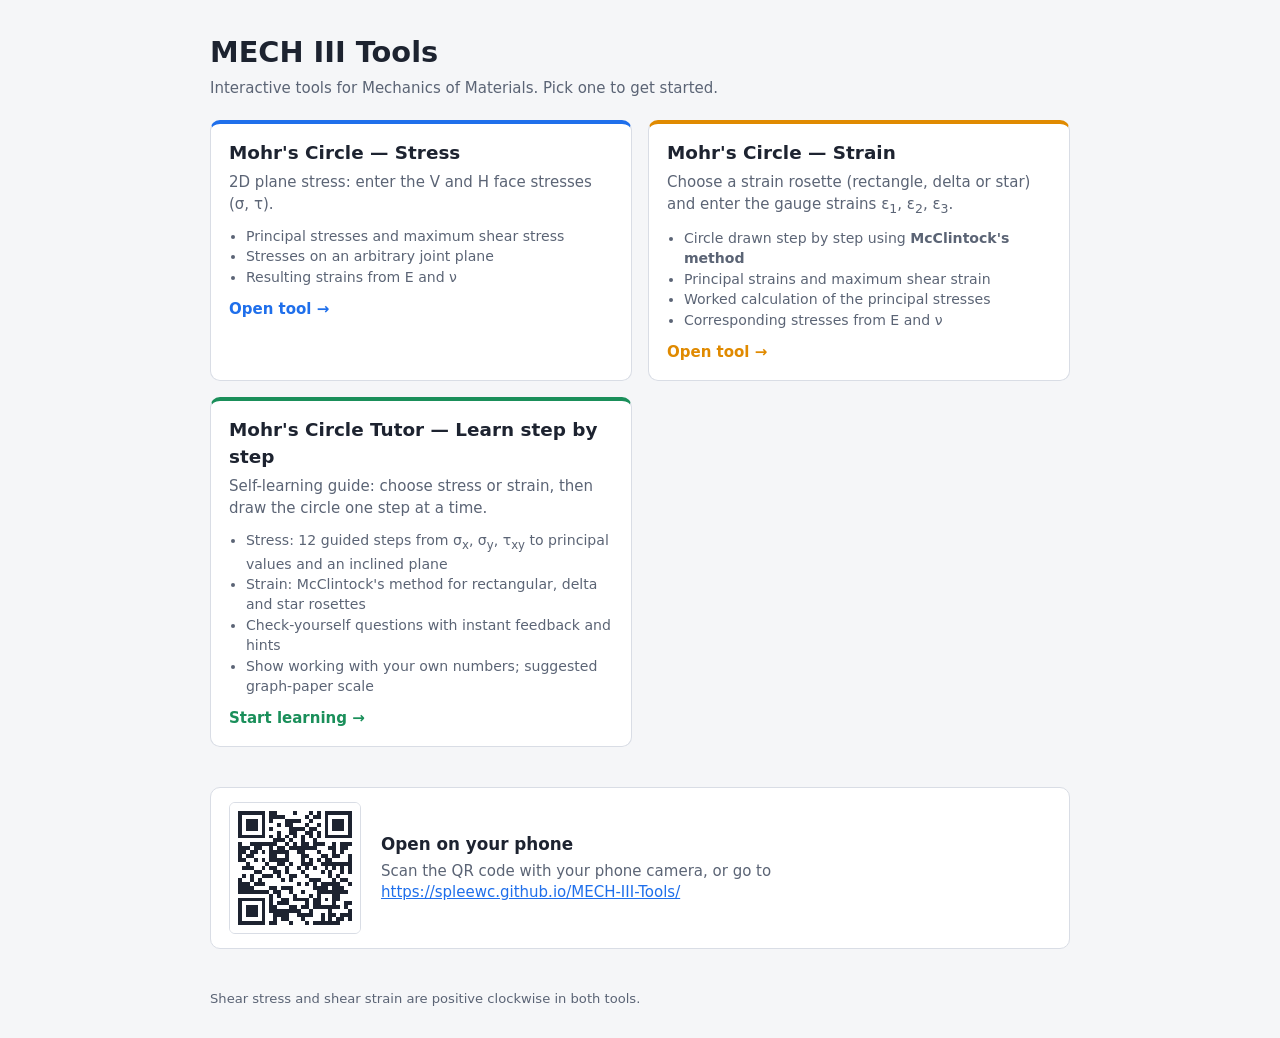
<file: index.html>
<!DOCTYPE html>
<html lang="en">
<head>
<meta charset="utf-8">
<meta name="viewport" content="width=device-width, initial-scale=1">
<title>MECH III Tools</title>
<style>
  :root { --bg: #f5f6f8; --card: #fff; --ink: #1d2330; --mute: #5b6475; --line: #d9dde5; --blue: #1f6feb; --orange: #e08a00; }
  * { box-sizing: border-box; }
  body { margin: 0; background: var(--bg); color: var(--ink);
         font: 15px/1.45 system-ui, -apple-system, "Segoe UI", Roboto, sans-serif; }
  header, main { max-width: 900px; margin: 0 auto; padding: 0 20px; }
  header { padding-top: 32px; }
  h1 { font-size: 1.8rem; margin: 0 0 4px; }
  .sub { color: var(--mute); margin: 0 0 20px; }
  .grid { display: grid; grid-template-columns: repeat(auto-fit, minmax(300px, 1fr)); gap: 16px; padding-bottom: 40px; }
  a.card { display: block; text-decoration: none; color: inherit; background: var(--card); border: 1px solid var(--line);
           border-radius: 10px; padding: 16px 18px; border-top: 4px solid var(--c); }
  a.card:hover, a.card:focus-visible { border-color: var(--c); box-shadow: 0 2px 10px rgba(0,0,0,.08); outline: none; }
  a.card h2 { margin: 0 0 6px; font-size: 1.15rem; }
  a.card p { margin: 0 0 10px; color: var(--mute); }
  a.card ul { margin: 0 0 12px; padding-left: 1.2em; font-size: .88rem; color: var(--mute); }
  .go { color: var(--c); font-weight: 600; }
  .qr { display: flex; flex-wrap: wrap; gap: 8px 20px; align-items: center; background: var(--card); border: 1px solid var(--line);
        border-radius: 10px; padding: 14px 18px; margin: 0 0 40px; }
  .qr svg { width: 132px; height: 132px; flex: none; border-radius: 6px; border: 1px solid var(--line); }
  .qr h2 { margin: 0 0 4px; font-size: 1.05rem; }
  .qr p { margin: 0; color: var(--mute); }
  .qr a { color: var(--blue); word-break: break-all; }
  footer { max-width: 900px; margin: 0 auto; padding: 0 20px 30px; color: var(--mute); font-size: .82rem; }
</style>
</head>
<body>
<header>
  <h1>MECH III Tools</h1>
  <p class="sub">Interactive tools for Mechanics of Materials. Pick one to get started.</p>
</header>
<main>
  <div class="grid">
    <a class="card" href="stress.html" style="--c: var(--blue)">
      <h2>Mohr's Circle &mdash; Stress</h2>
      <p>2D plane stress: enter the V and H face stresses (&sigma;, &tau;).</p>
      <ul>
        <li>Principal stresses and maximum shear stress</li>
        <li>Stresses on an arbitrary joint plane</li>
        <li>Resulting strains from E and &nu;</li>
      </ul>
      <span class="go">Open tool &rarr;</span>
    </a>
    <a class="card" href="strain.html" style="--c: var(--orange)">
      <h2>Mohr's Circle &mdash; Strain</h2>
      <p>Choose a strain rosette (rectangle, delta or star) and enter the gauge strains &epsilon;<sub>1</sub>, &epsilon;<sub>2</sub>, &epsilon;<sub>3</sub>.</p>
      <ul>
        <li>Circle drawn step by step using <b>McClintock's method</b></li>
        <li>Principal strains and maximum shear strain</li>
        <li>Worked calculation of the principal stresses</li>
        <li>Corresponding stresses from E and &nu;</li>
      </ul>
      <span class="go">Open tool &rarr;</span>
    </a>
    <a class="card" href="mohr-tutor.html" style="--c: #1a8f5a">
      <h2>Mohr's Circle Tutor &mdash; Learn step by step</h2>
      <p>Self-learning guide: choose stress or strain, then draw the circle one step at a time.</p>
      <ul>
        <li>Stress: 12 guided steps from &sigma;<sub>x</sub>, &sigma;<sub>y</sub>, &tau;<sub>xy</sub> to principal values and an inclined plane</li>
        <li>Strain: McClintock's method for rectangular, delta and star rosettes</li>
        <li>Check-yourself questions with instant feedback and hints</li>
        <li>Show working with your own numbers; suggested graph-paper scale</li>
      </ul>
      <span class="go">Start learning &rarr;</span>
    </a>
  </div>
  <div class="qr">
    <svg id="qr" role="img" aria-label="QR code linking to https://spleewc.github.io/MECH-III-Tools/" shape-rendering="crispEdges" xmlns="http://www.w3.org/2000/svg" viewBox="0 0 33 33" class="segno"><path fill="#fff" d="M0 0h33v33h-33z"/><path class="qrline" stroke="#1d2330" d="M2 2.5h7m1 0h2m4 0h1m3 0h1m1 0h1m1 0h7m-29 1h1m5 0h1m1 0h4m5 0h1m1 0h2m1 0h1m5 0h1m-29 1h1m1 0h3m1 0h1m1 0h1m3 0h4m2 0h1m3 0h1m1 0h3m1 0h1m-29 1h1m1 0h3m1 0h1m3 0h1m1 0h2m3 0h1m2 0h1m1 0h1m1 0h3m1 0h1m-29 1h1m1 0h3m1 0h1m1 0h1m4 0h4m1 0h2m2 0h1m1 0h3m1 0h1m-29 1h1m5 0h1m3 0h1m2 0h2m2 0h2m1 0h1m1 0h1m5 0h1m-29 1h7m1 0h1m1 0h1m1 0h1m1 0h1m1 0h1m1 0h1m1 0h1m1 0h7m-20 1h3m1 0h1m2 0h1m2 0h1m-20 1h1m2 0h7m2 0h1m1 0h1m1 0h2m1 0h3m2 0h1m1 0h3m-29 1h3m1 0h2m2 0h1m1 0h2m1 0h7m3 0h2m1 0h2m-28 1h2m1 0h2m1 0h1m1 0h5m2 0h2m3 0h1m3 0h1m1 0h1m-27 1h1m1 0h2m4 0h2m2 0h1m3 0h2m3 0h2m1 0h2m2 0h1m-29 1h2m2 0h1m1 0h1m1 0h5m3 0h1m1 0h1m1 0h1m1 0h2m4 0h1m-27 1h1m4 0h1m2 0h2m1 0h1m2 0h3m2 0h8m-28 1h3m2 0h1m1 0h2m2 0h1m2 0h1m1 0h1m1 0h1m2 0h1m1 0h1m1 0h1m1 0h1m-25 1h2m3 0h2m1 0h1m3 0h1m4 0h1m1 0h1m2 0h1m1 0h1m-28 1h1m1 0h1m2 0h3m1 0h1m2 0h2m2 0h1m5 0h1m1 0h1m-26 1h1m2 0h1m1 0h1m5 0h1m1 0h1m4 0h3m3 0h1m1 0h2m-28 1h3m1 0h3m8 0h1m1 0h1m1 0h1m1 0h5m2 0h1m-29 1h4m4 0h2m1 0h3m5 0h4m1 0h3m-27 1h8m1 0h2m2 0h1m2 0h1m3 0h8m-20 1h1m1 0h1m3 0h1m3 0h1m1 0h1m3 0h2m-26 1h7m1 0h1m2 0h2m1 0h4m1 0h2m1 0h1m1 0h2m-26 1h1m5 0h1m1 0h1m1 0h3m4 0h1m1 0h2m3 0h1m2 0h2m-29 1h1m1 0h3m1 0h1m1 0h2m3 0h2m1 0h2m1 0h7m1 0h1m-28 1h1m1 0h3m1 0h1m1 0h8m2 0h1m4 0h1m4 0h1m-29 1h1m1 0h3m1 0h1m2 0h4m2 0h4m2 0h1m1 0h2m1 0h3m-29 1h1m5 0h1m2 0h1m1 0h2m3 0h1m4 0h1m1 0h1m1 0h2m1 0h1m-29 1h7m1 0h2m3 0h1m3 0h1m1 0h7"/></svg>
    <div>
      <h2>Open on your phone</h2>
      <p>Scan the QR code with your phone camera, or go to<br><a href="https://spleewc.github.io/MECH-III-Tools/">https://spleewc.github.io/MECH-III-Tools/</a></p>
    </div>
  </div>
</main>
<footer>Shear stress and shear strain are positive clockwise in both tools.</footer>
</body>
</html>
</file>
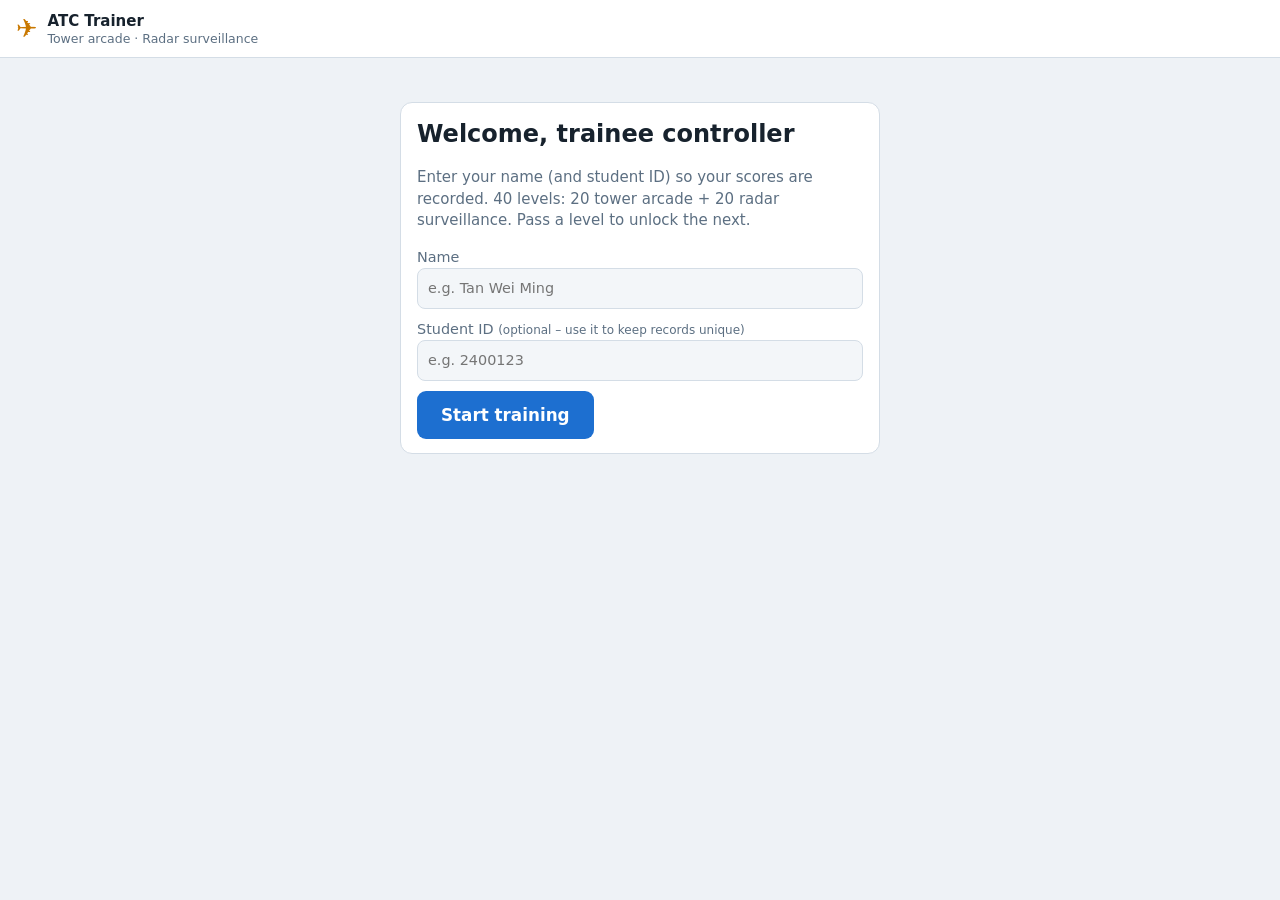
<file: atc/index.html>
<!DOCTYPE html>
<html lang="en">
<head>
<meta charset="utf-8">
<meta name="viewport" content="width=device-width, initial-scale=1">
<title>ATC Trainer – Tower & Radar</title>
<meta name="description" content="Air traffic control training games: 20 arcade tower levels, 20 surveillance radar levels, with learning analytics.">
<link rel="stylesheet" href="css/style.css">
</head>
<body>
<header class="top no-print">
  <div class="brand"><span class="logo">✈</span><div><b>ATC Trainer</b><small>Tower arcade · Radar surveillance</small></div></div>
  <nav id="nav" hidden>
    <button data-view="play" class="on">Play</button><button data-view="reports">Reports</button>
  </nav>
  <div id="who" class="who" hidden></div>
</header>
<main id="main">
  <section id="v-login" class="view"></section>
  <section id="v-play" class="view" hidden></section>
  <section id="v-game" class="view" hidden></section>
  <section id="v-reports" class="view" hidden></section>
</main>
<div id="modal" class="modal" hidden><div class="dlg" role="dialog" aria-modal="true"></div></div>
<script src="js/store.js"></script>
<script src="js/arcade.js"></script>
<script src="js/radar.js"></script>
<script src="js/report.js"></script>
<script src="js/app.js"></script>
</body>
</html>
</file>
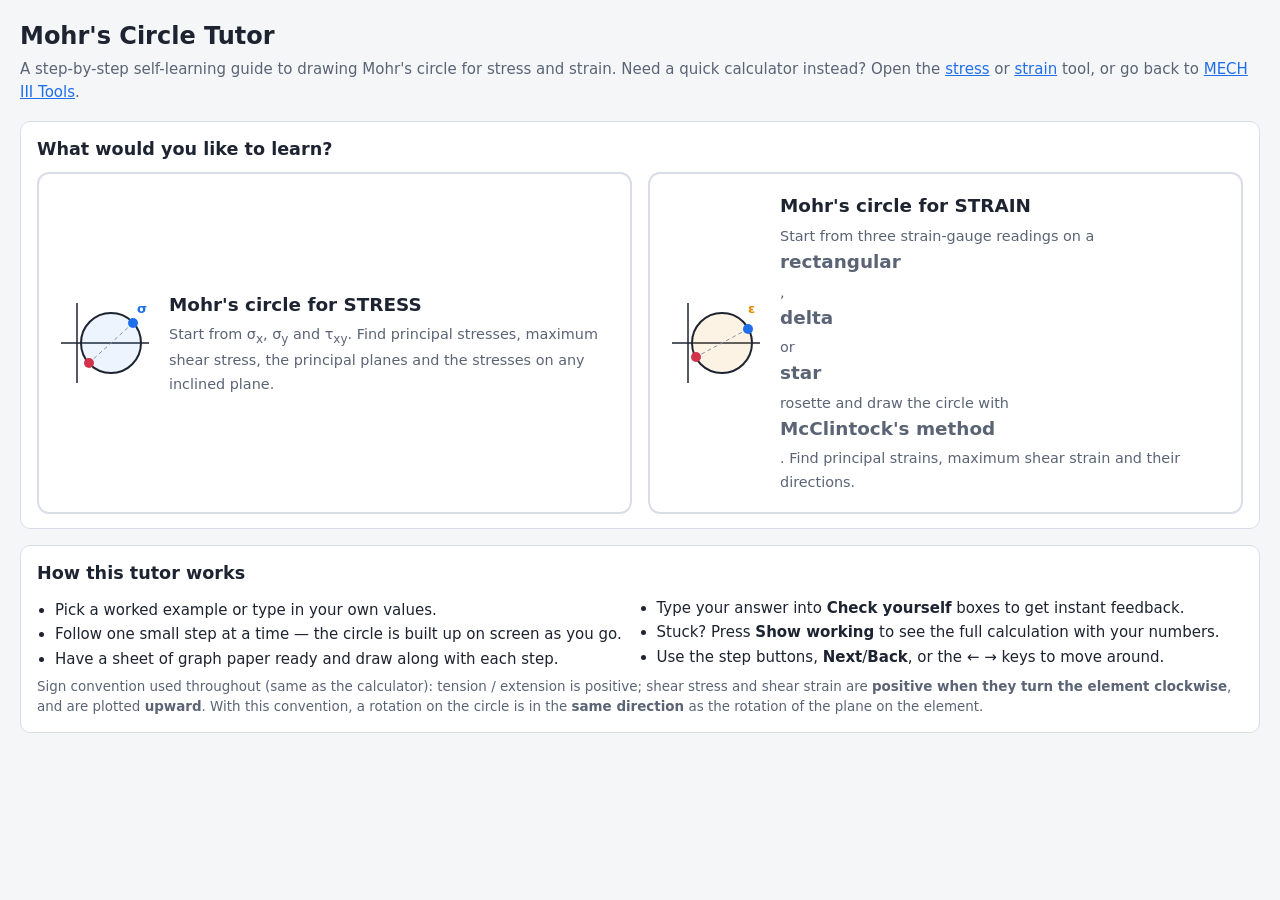
<file: mohr-tutor.html>
<!DOCTYPE html>
<html lang="en">
<head>
<meta charset="utf-8">
<meta name="viewport" content="width=device-width, initial-scale=1">
<title>Mohr's Circle Tutor</title>
<style>
  :root {
    --bg: #f5f6f8; --card: #fff; --ink: #1d2330; --mute: #5b6475; --line: #d9dde5; --soft: #eef2f8;
    --blue: #1f6feb; --red: #d1344a; --green: #1a8f5a; --teal: #0e8a9b; --purple: #8e44ad;
    --orange: #e08a00; --grid: #e9ecf1; --ok: #1a8f5a; --bad: #c0392b;
  }
  * { box-sizing: border-box; }
  body { margin: 0; background: var(--bg); color: var(--ink);
         font: 15px/1.5 system-ui, -apple-system, "Segoe UI", Roboto, sans-serif; }
  header { padding: 18px 20px 6px; max-width: 1880px; margin: 0 auto; }
  h1 { font-size: 1.5rem; margin: 0 0 4px; }
  h2 { font-size: 1.1rem; margin: 0 0 10px; }
  h3 { font-size: .98rem; margin: 14px 0 6px; }
  .sub { color: var(--mute); margin: 0; }
  a { color: var(--blue); }
  .wrap { max-width: 1880px; margin: 0 auto; padding: 12px 20px 40px; }
  .card { background: var(--card); border: 1px solid var(--line); border-radius: 10px; padding: 14px 16px; }
  .stack > * + * { margin-top: 16px; }
  button { font: inherit; font-size: .9rem; padding: 6px 12px; border-radius: 6px; cursor: pointer;
           border: 1px solid var(--line); background: #fff; color: var(--ink); }
  button:hover { border-color: var(--blue); }
  button.primary { background: var(--blue); border-color: var(--blue); color: #fff; }
  button.primary:hover { background: #1859c4; }
  button:disabled { opacity: .45; cursor: default; }
  input[type=number], select { padding: 6px 8px; font: inherit; border: 1px solid var(--line);
         border-radius: 6px; background: #fff; color: var(--ink); }
  input[type=number] { width: 100%; }
  input[type=number]:focus, select:focus { outline: 2px solid var(--blue); outline-offset: -1px; }
  label { display: block; font-size: .85rem; color: var(--mute); }
  .hint { font-size: .84rem; color: var(--mute); margin: 6px 0 0; }

  /* ---------- home ---------- */
  .choices { display: grid; grid-template-columns: repeat(auto-fit, minmax(280px, 1fr)); gap: 16px; margin-top: 8px; }
  .choice { text-align: left; padding: 18px; border-radius: 12px; border: 2px solid var(--line); background: #fff;
            display: grid; grid-template-columns: 96px 1fr; gap: 16px; align-items: center; font-size: 1rem; }
  .choice:hover, .choice:focus-visible { border-color: var(--blue); box-shadow: 0 4px 18px rgba(31,111,235,.12); outline: none; }
  .choice b { display: block; font-size: 1.15rem; margin-bottom: 4px; }
  .choice span { color: var(--mute); font-size: .9rem; }
  .choice svg { width: 96px; height: 96px; }
  .learn { columns: 2 260px; margin: 6px 0 0; padding-left: 1.2em; }
  .learn li { margin: 2px 0; break-inside: avoid; }

  /* ---------- lesson ---------- */
  .topbar { display: flex; flex-wrap: wrap; gap: 8px 12px; align-items: center; margin-bottom: 12px; }
  .badge { background: var(--ink); color: #fff; border-radius: 999px; padding: 3px 12px; font-size: .85rem; font-weight: 600; }
  .grow { flex: 1; }
  .stepper { display: flex; flex-wrap: wrap; gap: 6px; margin-bottom: 12px; }
  @media (max-width: 600px) { .stepper { flex-wrap: nowrap; overflow-x: auto; padding-bottom: 4px; }
    .stepper button { flex: none; } }
  .stepper button { padding: 4px 10px; font-size: .8rem; border-radius: 999px; }
  .stepper button.cur { background: var(--blue); color: #fff; border-color: var(--blue); }
  .stepper button.done:not(.cur) { border-color: var(--ok); color: var(--ok); }
  .progress { height: 6px; background: var(--grid); border-radius: 3px; overflow: hidden; margin-bottom: 10px; }
  .progress div { height: 100%; background: var(--blue); transition: width .25s; }
  .lesson { display: grid; grid-template-columns: minmax(360px, 36%) 1fr; gap: 16px; align-items: start; }
  .lesson .card { padding: 12px 14px; }
  .lesson .stack > * + * { margin-top: 12px; }
  .lesson h2 { margin-bottom: 6px; }
  /* desktop: the diagram column stays on screen while the instructions scroll */
  @media (min-width: 901px) {
    .lesson > .stack:last-child { position: sticky; top: 8px; }
    /* sketch and its caption side by side to save height; wide delta sketch stays stacked */
    .elbody { display: flex; gap: 12px; align-items: center; }
    .elbody .element { flex: 0 0 min(340px, 56%); max-width: none; margin: 0; }
    .elbody .element svg { max-height: 340px; }
    .elbody.wide { display: block; }
    .elbody.wide .element { margin: 0 auto; }
    #elCard .caption { font-size: .82rem; margin-top: 2px; }
    .exs button { padding: 2px 8px; }
  }
  /* phones/tablets: one column, ordered sketch → data → diagram → instructions */
  @media (max-width: 900px) {
    .lesson { display: flex; flex-direction: column; gap: 12px; }
    .lesson .stack { display: contents; }
    #elCard { order: 1; } #dataCard { order: 2; } #circleCard { order: 3; } #stepCard { order: 4; }
    .lesson .stack > * + * { margin-top: 0; }
    .element svg { max-height: 300px; }
    .elbody.wide .element svg { max-height: none; }
  }
  body.inlesson header { padding-top: 12px; }
  body.inlesson header .sub { font-size: .85rem; }
  .data .row { display: grid; grid-template-columns: repeat(3, 1fr); gap: 8px; }
  .data .row2 { display: grid; grid-template-columns: 1fr 1fr; gap: 8px; }
  .exs { display: flex; flex-wrap: wrap; gap: 6px; margin: 0 0 8px; }
  .dhead { display: flex; flex-wrap: wrap; align-items: baseline; gap: 4px 10px; }
  .dhead h2 { margin: 0; }
  .dsum { flex: 1; color: var(--mute); font-size: .88rem; }
  .dhead button { font-size: .8rem; padding: 2px 10px; }
  .data.open .dsum { display: none; }
  .data:not(.open) .dfields { display: none; }
  .data.open .dfields { margin-top: 8px; }
  .exs button { font-size: .8rem; padding: 3px 9px; }
  .exs button.on { border-color: var(--blue); color: var(--blue); font-weight: 600; }
  .seg { display: inline-flex; border: 1px solid var(--line); border-radius: 6px; overflow: hidden; margin-bottom: 10px; }
  .seg button { border: 0; border-radius: 0; font-size: .82rem; }
  .seg button.on { background: var(--ink); color: #fff; }
  .stepno { color: var(--blue); font-weight: 700; font-size: .85rem; letter-spacing: .04em; text-transform: uppercase; }
  .step h2 { font-size: 1.25rem; margin: 2px 0 8px; }
  .step ol, .step ul { padding-left: 1.3em; margin: 6px 0; }
  .step li { margin: 4px 0; }
  .f { background: var(--soft); border-left: 3px solid var(--blue); padding: 8px 12px; border-radius: 4px;
       margin: 8px 0; font-family: "Cambria Math", "STIX Two Math", Georgia, serif; font-size: 1.02rem; overflow-x: auto; }
  .tip { background: #fff8e6; border-left: 3px solid var(--orange); padding: 7px 12px; border-radius: 4px; margin: 8px 0; font-size: .9rem; }
  .checks { border-top: 1px dashed var(--line); margin-top: 12px; padding-top: 6px; }
  .chk { display: grid; grid-template-columns: 1fr 120px auto; gap: 6px 8px; align-items: center; margin: 8px 0; }
  .chk.choice-q { grid-template-columns: 1fr 170px auto; }
  .chk .q { font-size: .92rem; }
  .chk select { width: 100%; }
  .fb { grid-column: 1 / -1; font-size: .86rem; display: none; padding: 4px 8px; border-radius: 4px; }
  .fb.ok { display: block; color: var(--ok); background: #e7f6ee; }
  .fb.bad { display: block; color: var(--bad); background: #fdecea; }
  @media (max-width: 480px) { .chk, .chk.choice-q { grid-template-columns: 1fr auto; } .chk .q { grid-column: 1 / -1; } }
  .work { display: none; background: #f7f9fc; border: 1px solid var(--line); border-radius: 8px; padding: 8px 12px; margin-top: 10px; }
  .work.show { display: block; }
  .nav { display: flex; gap: 8px; margin-top: 14px; align-items: center; }
  .score { font-size: .85rem; color: var(--mute); }
  svg { display: block; width: 100%; height: auto; }
  .caption { font-size: .86rem; color: var(--mute); margin-top: 6px; }
  .caption b { color: var(--ink); }
  .new-note { background: #eaf2ff; color: #1b4fa8; border-radius: 6px; padding: 5px 10px; font-size: .86rem; margin-bottom: 8px; }
  .element { max-width: 380px; margin: 0 auto; }
  table { border-collapse: collapse; width: 100%; font-size: .9rem; margin-top: 4px; }
  td, th { padding: 4px 6px; border-bottom: 1px solid var(--grid); text-align: right; }
  td:first-child, th:first-child { text-align: left; color: var(--mute); }
  .inline { display: grid; grid-template-columns: 1fr 1fr; gap: 8px; margin: 8px 0; }
  @keyframes pulse { 0%, 100% { opacity: 1; } 50% { opacity: .35; } }
  .newel { animation: pulse 1.4s ease-in-out 3; }
</style>
</head>
<body>
<header>
  <h1>Mohr's Circle Tutor</h1>
  <p class="sub">A step-by-step self-learning guide to drawing Mohr's circle for stress and strain.
    Need a quick calculator instead? Open the <a href="stress.html">stress</a> or <a href="strain.html">strain</a> tool,
    or go back to <a href="index.html">MECH III Tools</a>.</p>
</header>

<!-- ================= HOME ================= -->
<div class="wrap" id="home">
  <section class="card">
    <h2>What would you like to learn?</h2>
    <div class="choices">
      <button class="choice" type="button" data-mode="stress">
        <svg viewBox="0 0 96 96" aria-hidden="true">
          <line x1="4" y1="48" x2="92" y2="48" stroke="#1d2330" stroke-width="1.5"/>
          <line x1="20" y1="8" x2="20" y2="88" stroke="#1d2330" stroke-width="1.5"/>
          <circle cx="54" cy="48" r="30" fill="#1f6feb" fill-opacity=".08" stroke="#1d2330" stroke-width="2"/>
          <line x1="76" y1="28" x2="32" y2="68" stroke="#8a93a3" stroke-dasharray="4 3"/>
          <circle cx="76" cy="28" r="5" fill="#1f6feb"/><circle cx="32" cy="68" r="5" fill="#d1344a"/>
          <text x="80" y="18" font-size="13" font-weight="700" fill="#1f6feb">σ</text>
        </svg>
        <div><b>Mohr's circle for STRESS</b>
          <span>Start from σ<sub>x</sub>, σ<sub>y</sub> and τ<sub>xy</sub>. Find principal stresses, maximum shear stress,
            the principal planes and the stresses on any inclined plane.</span></div>
      </button>
      <button class="choice" type="button" data-mode="strain">
        <svg viewBox="0 0 96 96" aria-hidden="true">
          <line x1="4" y1="48" x2="92" y2="48" stroke="#1d2330" stroke-width="1.5"/>
          <line x1="20" y1="8" x2="20" y2="88" stroke="#1d2330" stroke-width="1.5"/>
          <circle cx="54" cy="48" r="30" fill="#e08a00" fill-opacity=".1" stroke="#1d2330" stroke-width="2"/>
          <line x1="80" y1="34" x2="28" y2="62" stroke="#8a93a3" stroke-dasharray="4 3"/>
          <circle cx="80" cy="34" r="5" fill="#1f6feb"/><circle cx="28" cy="62" r="5" fill="#d1344a"/>
          <text x="80" y="18" font-size="13" font-weight="700" fill="#e08a00">ε</text>
        </svg>
        <div><b>Mohr's circle for STRAIN</b>
          <span>Start from three strain-gauge readings on a <b>rectangular</b>, <b>delta</b> or <b>star</b> rosette and
            draw the circle with <b>McClintock's method</b>. Find principal strains, maximum shear strain and their directions.</span></div>
      </button>
    </div>
  </section>

  <section class="card" style="margin-top:16px">
    <h2>How this tutor works</h2>
    <ul class="learn">
      <li>Pick a worked example or type in your own values.</li>
      <li>Follow one small step at a time &mdash; the circle is built up on screen as you go.</li>
      <li>Have a sheet of graph paper ready and draw along with each step.</li>
      <li>Type your answer into <b>Check yourself</b> boxes to get instant feedback.</li>
      <li>Stuck? Press <b>Show working</b> to see the full calculation with your numbers.</li>
      <li>Use the step buttons, <b>Next</b>/<b>Back</b>, or the &larr; &rarr; keys to move around.</li>
    </ul>
    <p class="hint">Sign convention used throughout (same as the calculator): tension / extension is positive;
      shear stress and shear strain are <b>positive when they turn the element clockwise</b>, and are plotted <b>upward</b>.
      With this convention, a rotation on the circle is in the <b>same direction</b> as the rotation of the plane on the element.</p>
  </section>
</div>

<!-- ================= LESSON ================= -->
<div class="wrap" id="lesson" hidden>
  <div class="topbar">
    <span class="badge" id="modeBadge"></span>
    <span class="grow"></span>
    <button type="button" id="switchMode"></button>
    <button type="button" id="goHome">&larr; Change topic</button>
  </div>
  <div class="progress"><div id="bar"></div></div>
  <div class="stepper" id="stepper"></div>

  <div class="lesson">
    <div class="stack">
      <section class="card data" id="dataCard"></section>
      <section class="card step" id="stepCard"></section>
    </div>
    <div class="stack">
      <section class="card" id="circleCard">
        <h2 id="circleTitle">Mohr's circle</h2>
        <div class="new-note" id="newNote"></div>
        <svg id="mohr" viewBox="0 0 640 500" role="img" aria-label="Mohr's circle being built step by step"></svg>
        <p class="caption" id="scaleNote"></p>
      </section>
      <section class="card" id="elCard">
        <h2 id="elTitle">Element</h2>
        <div class="elbody" id="elBody">
          <div class="element" id="element"></div>
          <p class="caption" id="elNote"></p>
        </div>
      </section>
    </div>
  </div>
</div>

<script>
const $ = id => document.getElementById(id);
const D2R = Math.PI / 180;

/* ================= configuration ================= */
const MODES = {
  stress: {
    title: "Mohr's circle for stress", N: 'σ', T: 'τ', u: 'N/mm²', dp: 2,
    examples: [
      { label: 'Example 1', x: 80, y: 20, s: 40 },
      { label: 'Example 2', x: -60, y: 40, s: -30 },
      { label: 'Example 3', x: 50, y: -30, s: -45 },
      { label: 'Example 4', x: 120, y: 0, s: 50 }
    ]
  },
  strain: {
    title: "Mohr's circle for strain (McClintock's method)", N: 'ε', T: 'γ/2', u: 'µε', dp: 1,
    examples: [
      { label: 'Rectangular', kind: 'rect', g1: 600, g2: 100, g3: 200, pole: 1 },
      { label: 'Delta', kind: 'delta', g1: 400, g2: -150, g3: 250, pole: 0 },
      { label: 'Star', kind: 'star', g1: -200, g2: 350, g3: 500, pole: 0 },
      { label: 'Rectangular 2', kind: 'rect', g1: -300, g2: 250, g3: 400, pole: 1 }
    ]
  }
};

const S = { mode: null, step: 0, ex: 0, inp: {}, joint: { a: 30, dir: 'ccw' }, ans: {}, work: {} };

/* ================= helpers ================= */
function fmt(x, d) {
  if (d === undefined) d = MODES[S.mode] ? MODES[S.mode].dp : 2;
  if (!isFinite(x)) return '—';
  if (Math.abs(x) < 0.5 * Math.pow(10, -d)) x = 0;
  return (+x.toFixed(d)).toString().replace('-', '−');
}
const fa = x => fmt(x, 1);                 // angles
const sgnWord = s => s >= 0 ? 'counter-clockwise' : 'clockwise';
const norm180 = a => { while (a > 180) a -= 360; while (a <= -180) a += 360; return a; };
function niceStep(raw) {
  if (!(raw > 0)) return 1;
  const p = Math.pow(10, Math.floor(Math.log10(raw))), f = raw / p;
  return (f <= 1 ? 1 : f <= 2 ? 2 : f <= 5 ? 5 : 10) * p;
}
const sub = (a, b) => `${a}<sub>${b}</sub>`;

/* ================= model ================= */
function model() {
  if (S.mode === 'strain') return mcModel();
  const isStrain = false, I = S.inp;
  const x = +I.x || 0, y = +I.y || 0, s = +I.s || 0;        // s = τ, clockwise +
  const t = isStrain ? s / 2 : s;                           // vertical coordinate of V
  const c = (x + y) / 2, d = (x - y) / 2, R = Math.hypot(d, t);
  const phi = R > 1e-12 ? Math.atan2(t, d) / D2R : 0;       // angle of CV from +N axis (deg, ccw +)
  const twoP = -phi, thP = twoP / 2;                         // rotation V -> point 1 (ccw +)
  const twoS = norm180(90 - phi), thS = twoS / 2;            // rotation V -> top shear point
  const jsg = S.joint.dir === 'ccw' ? 1 : -1, ja = Math.max(0, Math.min(180, +S.joint.a || 0));
  const aJ = phi + jsg * 2 * ja;
  const span = Math.max(c + R, 0) - Math.min(c - R, 0);
  const scale = niceStep(Math.max(span, 2 * R, 1e-9) / 14); // units per cm on paper
  return { isStrain, x, y, s, t, c, d, R, phi, twoP, thP, twoS, thS, p1: c + R, p2: c - R,
           ja, jsg, aJ, Jn: c + R * Math.cos(aJ * D2R), Jt: R * Math.sin(aJ * D2R), scale };
}
function stateAt(m, deg) {                                   // element rotated deg ccw from x
  const a = (m.phi + 2 * deg) * D2R;
  return { n1: m.c + m.R * Math.cos(a), n2: m.c - m.R * Math.cos(a), t: m.R * Math.sin(a) };
}

/* ================= steps ================= */
function buildSteps(m) {
  if (m.mc) return buildMcSteps(m);
  const M = MODES[S.mode], N = M.N, u = M.u, f = v => fmt(v), str = m.isStrain;
  const V = str ? `(${sub('ε', 'x')}, ${sub('γ', 'xy')}/2)` : `(${sub('σ', 'x')}, ${sub('τ', 'xy')})`;
  const Hc = str ? `(${sub('ε', 'y')}, −${sub('γ', 'xy')}/2)` : `(${sub('σ', 'y')}, −${sub('τ', 'xy')})`;
  const Tsym = str ? `${sub('γ', 'xy')}/2` : sub('τ', 'xy');
  const tolV = v => Math.max(0.02 * Math.abs(v), 0.02 * Math.max(m.R, 1e-9), 0.6 * Math.pow(10, -M.dp));
  const val = (k, q, v, hint, unit = u) => ({ k, type: 'val', q, v, tol: tolV(v), hint, unit });
  const ang = (k, q, v, hint) => ({ k, type: 'val', q, v, tol: 1, hint, unit: '°' });
  const ch = (k, q, opts, v, hint) => ({ k, type: 'choice', q, opts, v, hint });
  const steps = [];

  /* 1 — given data */
  if (!str) {
    steps.push({ key: 'given', short: 'Given data', level: 1, el: 0,
      title: 'Understand the given stresses',
      body: `<p>Look at the stress element on the right. It shows the stresses acting on the
          <b>vertical faces (V)</b> and the <b>horizontal faces (H)</b>.</p>
        <ul>
          <li>${sub('σ', 'x')} = <b>${f(m.x)}</b> ${u} acts on the vertical faces, ${sub('σ', 'y')} = <b>${f(m.y)}</b> ${u} on the horizontal faces.
            Tension is <b>+</b>, compression is <b>−</b>.</li>
          <li>${sub('τ', 'xy')} = <b>${f(m.s)}</b> ${u} is the shear on the vertical faces. It is <b>positive when it tends to turn the element clockwise</b>.</li>
          <li>The shear on the horizontal faces is equal in size but turns the element the other way, so on H it is <b>${f(-m.s)}</b> ${u}.</li>
        </ul>
        <div class="tip">Getting the signs right here is the most important part. Every later step depends on it.</div>`,
      checks: [
        Math.abs(m.y) > 1e-9 && ch('ysense', `Is ${sub('σ', 'y')} tensile or compressive?`, ['tensile', 'compressive'],
          m.y > 0 ? 'tensile' : 'compressive', 'Tensile stresses pull away from the face (+), compressive push into it (−).'),
        Math.abs(m.s) > 1e-9 && ch('tsense', 'The shear on the vertical faces turns the element…', ['clockwise', 'anticlockwise'],
          m.s > 0 ? 'clockwise' : 'anticlockwise', 'Look at the red arrows on the left and right faces of the element: which way would they spin it?')
      ],
      work: `<p>Given: ${sub('σ', 'x')} = ${f(m.x)}, ${sub('σ', 'y')} = ${f(m.y)}, ${sub('τ', 'xy')} = ${f(m.s)} ${u}
        (${m.s >= 0 ? 'clockwise' : 'anticlockwise'} on the vertical faces).</p>`
    });
  }

  /* 2 — coordinates */
  steps.push({ key: 'coords', short: 'V & H points', level: 2, el: 0,
    title: 'Write down the coordinates of points V and H',
    body: `<p>Each face of the element becomes one point on Mohr's circle, written as (normal, shear):</p>
      <div class="f">V = ${V} &nbsp;&nbsp;&nbsp; H = ${Hc}</div>
      <ul>
        <li><b>V</b> = the vertical face (normal along x).</li>
        <li><b>H</b> = the horizontal face (normal along y). Its shear coordinate is the <b>negative</b> of V's.</li>
      </ul>
      ${str ? `<div class="tip">Halve the shear strain! The vertical coordinate is γ<sub>xy</sub>/2 = ${f(m.s)}/2 = ${f(m.t)} ${u}.</div>` : ''}`,
    checks: [
      val('vN', `Normal coordinate of V =`, m.x, `V's normal coordinate is ${str ? 'εx' : 'σx'}.`),
      val('vT', `Shear coordinate of V =`, m.t, str ? 'Use γxy/2, not γxy.' : 'V\'s shear coordinate is τxy (clockwise +).'),
      val('hN', `Normal coordinate of H =`, m.y, `H's normal coordinate is ${str ? 'εy' : 'σy'}.`),
      val('hT', `Shear coordinate of H =`, -m.t, 'H has the same size of shear as V but the opposite sign.')
    ],
    work: `<div class="f">V = (${f(m.x)}, ${f(m.t)}) &nbsp;&nbsp;&nbsp; H = (${f(m.y)}, ${f(-m.t)}) &nbsp;${u}</div>`
  });

  /* 3 — axes & scale */
  steps.push({ key: 'axes', short: 'Axes & scale', level: 3, el: 0,
    title: 'Draw the axes and choose a scale',
    body: `<ol>
        <li>Draw a horizontal axis for <b>${N}</b>: ${str ? 'extension' : 'tension'} positive to the right.</li>
        <li>Draw a vertical axis for <b>${M.T}</b>: clockwise shear positive <b>upward</b>.</li>
        <li>Use the <b>same scale on both axes</b>, otherwise your circle becomes an ellipse.</li>
        <li>Include the origin (0, 0) so you can read values directly.</li>
      </ol>
      <p>Your values run from about ${f(Math.min(m.c - m.R, 0))} to ${f(Math.max(m.c + m.R, 0))} ${u}.
        A convenient scale for A4 graph paper is:</p>
      <div class="f">1 cm = ${fmt(m.scale, 3)} ${u}</div>`,
    checks: [
      ch('up', `Positive (clockwise) ${str ? 'γ/2' : 'τ'} is plotted…`, ['upward', 'downward'], 'upward',
        'In this convention clockwise shear is plotted upward.'),
      ch('same', 'The two axes must use…', ['the same scale', 'different scales'], 'the same scale',
        'A circle is only a circle if both axes have the same scale.')
    ],
    work: `<p>Range needed horizontally ≈ ${f(Math.max(m.c + m.R, 0) - Math.min(m.c - m.R, 0))} ${u}, vertically ≈ ${f(2 * m.R)} ${u}.
      With 1 cm = ${fmt(m.scale, 3)} ${u} this needs about
      ${fmt((Math.max(m.c + m.R, 0) - Math.min(m.c - m.R, 0)) / m.scale, 1)} cm × ${fmt(2 * m.R / m.scale, 1)} cm.</p>`
  });

  /* 4 — plot */
  const vPos = m.t > 1e-9 ? 'above the axis' : m.t < -1e-9 ? 'below the axis' : 'on the axis';
  steps.push({ key: 'plot', short: 'Plot V & H', level: 4, el: 0,
    title: 'Plot points V and H',
    body: `<p>Mark both points on your graph paper:</p>
      <ul>
        <li><b style="color:var(--blue)">V</b> (${f(m.x)}, ${f(m.t)}) → ${fmt(m.x / m.scale, 2)} cm across, ${fmt(m.t / m.scale, 2)} cm up.</li>
        <li><b style="color:var(--red)">H</b> (${f(m.y)}, ${f(-m.t)}) → ${fmt(m.y / m.scale, 2)} cm across, ${fmt(-m.t / m.scale, 2)} cm up.</li>
      </ul>
      <p class="hint">(Negative "across" means to the left of the origin, negative "up" means below the axis.)</p>`,
    checks: [ch('vpos', 'Point V lies…', ['above the axis', 'below the axis', 'on the axis'], vPos,
      `V's shear coordinate is ${f(m.t)}. Positive is plotted upward.`)],
    work: `<p>V is ${vPos}; H is the mirror image of V's height, so it is on the opposite side of the axis.</p>`
  });

  /* 5 — centre */
  steps.push({ key: 'centre', short: 'Centre C', level: 5, el: 0,
    title: 'Join V and H to find the centre C',
    body: `<p>Draw a straight line from V to H. This line is a <b>diameter</b> of Mohr's circle.
        Where it crosses the ${N} axis is the <b>centre C</b>.</p>
      <div class="f">C = (${sub(N, 'x')} + ${sub(N, 'y')}) / 2</div>
      <p class="hint">C always lies on the ${N} axis, halfway between V and H horizontally.</p>`,
    checks: [val('C', 'Centre C =', m.c, 'Add the two normal values and divide by 2.')],
    work: `<div class="f">C = (${f(m.x)} + (${f(m.y)})) / 2 = <b>${f(m.c)}</b> ${u}</div>`
  });

  /* 6 — radius */
  steps.push({ key: 'radius', short: 'Radius R', level: 6, el: 0,
    title: 'Find the radius R',
    body: `<p>The radius is the distance from C to V. From the right-angled triangle formed by C, V and the
        point directly below/above V on the axis:</p>
      <div class="f">R = √[ ((${sub(N, 'x')} − ${sub(N, 'y')}) / 2)² + (${Tsym})² ]</div>
      <p class="hint">Check: measure CV on your drawing with a ruler and multiply by the scale.</p>`,
    checks: [val('R', 'Radius R =', m.R, `Horizontal side = (${str ? 'εx − εy' : 'σx − σy'})/2, vertical side = ${str ? 'γ/2' : 'τ'}. Then use Pythagoras.`)],
    work: `<div class="f">(${sub(N, 'x')} − ${sub(N, 'y')}) / 2 = (${f(m.x)} − (${f(m.y)})) / 2 = ${f(m.d)}<br>
      R = √[ (${f(m.d)})² + (${f(m.t)})² ] = <b>${f(m.R)}</b> ${u}</div>
      <p>On paper: R = ${f(m.R)} / ${fmt(m.scale, 3)} = ${fmt(m.R / m.scale, 2)} cm.</p>`
  });

  /* 7 — circle */
  steps.push({ key: 'circle', short: 'Draw circle', level: 7, el: 0,
    title: 'Draw the circle',
    body: `<p>Put the compass point on <b>C</b>, open it to <b>V</b> and draw the circle.
        It must also pass through <b>H</b> — if it does not, re-check your points.</p>
      <p>Every point on this circle represents the ${str ? 'normal strain and half shear strain' : 'normal and shear stress'}
        on one plane through the material.</p>`,
    checks: [val('dia', 'Diameter of the circle on your paper (cm) =', 2 * m.R / m.scale,
      `Diameter = 2R ÷ scale = 2 × ${f(m.R)} ÷ ${fmt(m.scale, 3)}.`, 'cm')],
    work: `<div class="f">Diameter = 2R / scale = 2 × ${f(m.R)} / ${fmt(m.scale, 3)} = <b>${fmt(2 * m.R / m.scale, 2)}</b> cm</div>`
  });

  /* 8 — principal values */
  const P1 = str ? sub('ε', '1') : sub('σ', '1'), P2 = str ? sub('ε', '2') : sub('σ', '2');
  steps.push({ key: 'principal', short: 'Principal values', level: 8, el: 0,
    title: `Read the principal ${str ? 'strains' : 'stresses'}`,
    body: `<p>The circle cuts the ${N} axis at two points. There the shear is <b>zero</b>, so these are the
        <b>principal ${str ? 'strains' : 'stresses'}</b> — the largest and smallest normal values.</p>
      <div class="f">${P1} = C + R &nbsp;&nbsp;&nbsp; ${P2} = C − R</div>`,
    checks: [
      val('p1', `Maximum principal ${P1} =`, m.p1, 'Right-hand end of the circle: C + R.'),
      val('p2', `Minimum principal ${P2} =`, m.p2, 'Left-hand end of the circle: C − R.')
    ],
    work: `<div class="f">${P1} = ${f(m.c)} + ${f(m.R)} = <b>${f(m.p1)}</b> ${u}<br>${P2} = ${f(m.c)} − ${f(m.R)} = <b>${f(m.p2)}</b> ${u}</div>`
  });

  /* 9 — maximum shear */
  steps.push({ key: 'shear', short: 'Max shear', level: 9, el: 0,
    title: `Read the maximum shear ${str ? 'strain' : 'stress'}`,
    body: `<p>The highest and lowest points of the circle (directly above and below C) give the maximum shear.</p>
      ${str
        ? `<div class="f">γ<sub>max</sub>/2 = R &nbsp;⇒&nbsp; γ<sub>max</sub> = 2R</div>
           <div class="tip">The vertical axis is γ/2, so you must <b>double</b> the radius to get the maximum shear strain.</div>`
        : `<div class="f">τ<sub>max</sub> = R</div>`}
      <p>On the maximum-shear planes the normal ${str ? 'strain' : 'stress'} is <b>not</b> zero: it equals C.</p>`,
    checks: [
      str ? val('gmax', 'Maximum in-plane shear strain γmax =', 2 * m.R, 'γmax = 2R (remember the axis is γ/2).')
          : val('tmax', 'Maximum shear stress τmax =', m.R, 'τmax is the radius of the circle.'),
      val('nC', `Normal ${str ? 'strain' : 'stress'} on the max-shear planes =`, m.c, 'The top and bottom points sit directly above/below C.')
    ],
    work: str
      ? `<div class="f">γ<sub>max</sub> = 2 × ${f(m.R)} = <b>${f(2 * m.R)}</b> ${u} &nbsp;&nbsp; ε on those planes = C = <b>${f(m.c)}</b> ${u}</div>`
      : `<div class="f">τ<sub>max</sub> = R = <b>${f(m.R)}</b> ${u} &nbsp;&nbsp; σ on those planes = C = <b>${f(m.c)}</b> ${u}</div>`
  });

  /* 10 — principal angle */
  const a0 = Math.abs(m.d) > 1e-12 ? Math.atan(Math.abs(m.t) / Math.abs(m.d)) / D2R : 90;
  const dir = Math.abs(m.twoP) < 1e-9 ? 'none' : m.twoP > 0 ? 'counter-clockwise' : 'clockwise';
  steps.push({ key: 'angle', short: 'Principal angle', level: 10, el: 'p',
    title: `Find the principal ${str ? 'directions' : 'planes'} (angle θ<sub>p</sub>)`,
    body: `<p>Measure the angle on the circle from line <b>CV</b> to line <b>C–${P1}</b>. This angle is <b>2θ<sub>p</sub></b>.</p>
      <div class="f">tan α = |${Tsym}| / |(${sub(N, 'x')} − ${sub(N, 'y')})/2| &nbsp;&nbsp; then 2θ<sub>p</sub> = α (if V is right of C) or 180° − α (if V is left of C)</div>
      <ol>
        <li>Note the <b>direction</b> you turn on the circle going from V to ${P1}.</li>
        <li>On the element, rotate the vertical face by <b>θ<sub>p</sub></b> (half the angle) in the <b>same direction</b>.
          That gives the plane ${str ? '(direction)' : ''} on which ${P1} acts.</li>
        <li>${P2} acts at 90° to it.</li>
      </ol>
      <div class="tip">Always halve the angle! Angles on Mohr's circle are <b>twice</b> the real angles in the material.</div>`,
    checks: [
      ang('thp', 'Size of θp (degrees) =', Math.abs(m.thP), 'Find 2θp from the drawing or with tan, then halve it.'),
      dir !== 'none' && ch('thdir', 'Rotation from V to the principal plane is…', ['clockwise', 'counter-clockwise'], dir,
        `Look at the arc on the circle from V to ${str ? 'ε1' : 'σ1'}.`)
    ],
    work: Math.abs(m.t) < 1e-12
      ? `<p>The shear is zero, so V is already a principal point: ${m.x >= m.y ? `the vertical face carries ${P1} (θ<sub>p</sub> = 0°)` : `the vertical face carries ${P2}, and ${P1} is on the horizontal face (θ<sub>p</sub> = 90°)`}.</p>`
      : `<div class="f">tan α = ${f(Math.abs(m.t))} / ${f(Math.abs(m.d))} ⇒ α = ${fa(a0)}°<br>
        V is ${m.d >= 0 ? 'right' : 'left'} of C ⇒ 2θ<sub>p</sub> = ${m.d >= 0 ? fa(a0) : `180° − ${fa(a0)}° = ${fa(180 - a0)}`}°<br>
        θ<sub>p</sub> = <b>${fa(Math.abs(m.thP))}°</b> ${dir}</div>
        <p>So ${P1} = ${f(m.p1)} ${u} acts on the plane obtained by rotating the vertical face ${fa(Math.abs(m.thP))}° ${dir};
        ${P2} = ${f(m.p2)} ${u} acts on the plane at 90° to it.
        The maximum shear planes are at 45° to the principal planes (${fa(Math.abs(m.thS))}° ${m.thS >= 0 ? 'counter-clockwise' : 'clockwise'} from V gives the top point).</p>`
  });

  /* 11 — inclined plane */
  const Jw = m.jsg > 0 ? 'counter-clockwise' : 'clockwise';
  steps.push({ key: 'plane', short: 'Inclined plane', level: 11, el: 'j',
    title: `Find the ${str ? 'strain in any direction' : 'stresses on any inclined plane'}`,
    body: `<p>Choose a plane by rotating the vertical face (V) by an angle θ:</p>
      <div class="inline">
        <label>θ (degrees)<input type="number" id="jA" min="0" max="180" step="any" value="${S.joint.a}"></label>
        <label>Direction<select id="jD"><option value="ccw" ${S.joint.dir === 'ccw' ? 'selected' : ''}>Counter-clockwise</option>
          <option value="cw" ${S.joint.dir === 'cw' ? 'selected' : ''}>Clockwise</option></select></label>
      </div>
      <ol>
        <li>On the circle, start at <b>V</b> and rotate the radius CV by <b>2θ = ${fa(2 * m.ja)}°</b> ${Jw}. Mark point <b style="color:var(--purple)">J</b>.</li>
        <li>Read the coordinates of J: horizontal = ${str ? 'normal strain εθ' : 'normal stress σθ'},
          vertical = ${str ? 'γθ/2 (double it to get γθ)' : 'shear stress τθ (clockwise +)'}.</li>
      </ol>
      <div class="f">${N}<sub>θ</sub> = C + R cos(φ ${m.jsg > 0 ? '+' : '−'} 2θ) &nbsp;&nbsp; ${str ? 'γ<sub>θ</sub>/2' : 'τ<sub>θ</sub>'} = R sin(φ ${m.jsg > 0 ? '+' : '−'} 2θ)</div>
      <p class="hint">φ is the angle of CV measured counter-clockwise from the +${N} axis (negative if V is below the axis).</p>`,
    checks: [
      val('jn', `${str ? 'Normal strain εθ' : 'Normal stress σθ'} =`, m.Jn, 'Horizontal coordinate of J.'),
      str ? val('jg', 'Shear strain γθ =', 2 * m.Jt, 'Vertical coordinate of J is γθ/2 — double it.')
          : val('jt', 'Shear stress τθ =', m.Jt, 'Vertical coordinate of J (positive = clockwise, plotted up).')
    ],
    work: `<div class="f">φ = ${fa(m.phi)}° &nbsp;&nbsp; φ ${m.jsg > 0 ? '+' : '−'} 2θ = ${fa(m.phi)}° ${m.jsg > 0 ? '+' : '−'} ${fa(2 * m.ja)}° = ${fa(m.aJ)}°<br>
      ${N}<sub>θ</sub> = ${f(m.c)} + ${f(m.R)} × cos(${fa(m.aJ)}°) = <b>${f(m.Jn)}</b> ${u}<br>
      ${str ? `γ<sub>θ</sub>/2 = ${f(m.R)} × sin(${fa(m.aJ)}°) = ${f(m.Jt)} ⇒ γ<sub>θ</sub> = <b>${f(2 * m.Jt)}</b> ${u}`
            : `τ<sub>θ</sub> = ${f(m.R)} × sin(${fa(m.aJ)}°) = <b>${f(m.Jt)}</b> ${u}`}</div>`
  });

  /* 12 — summary */
  const rows = str
    ? [['ε<sub>x</sub>, ε<sub>y</sub>, γ<sub>xy</sub>', `${f(m.x)}, ${f(m.y)}, ${f(m.s)}`], ['Centre C', f(m.c)], ['Radius R', f(m.R)],
       ['ε<sub>1</sub> (max principal)', f(m.p1)], ['ε<sub>2</sub> (min principal)', f(m.p2)],
       ['γ<sub>max</sub> = 2R', f(2 * m.R)], ['θ<sub>p</sub> from V', `${fa(Math.abs(m.thP))}° ${m.thP >= 0 ? 'ccw' : 'cw'}`],
       [`Direction θ = ${fa(m.ja)}° ${m.jsg > 0 ? 'ccw' : 'cw'}: ε<sub>θ</sub>, γ<sub>θ</sub>`, `${f(m.Jn)}, ${f(2 * m.Jt)}`]]
    : [['σ<sub>x</sub>, σ<sub>y</sub>, τ<sub>xy</sub>', `${f(m.x)}, ${f(m.y)}, ${f(m.s)}`], ['Centre C', f(m.c)], ['Radius R', f(m.R)],
       ['σ<sub>1</sub> (max principal)', f(m.p1)], ['σ<sub>2</sub> (min principal)', f(m.p2)],
       ['τ<sub>max</sub> = R', f(m.R)], ['θ<sub>p</sub> from V', `${fa(Math.abs(m.thP))}° ${m.thP >= 0 ? 'ccw' : 'cw'}`],
       [`Plane θ = ${fa(m.ja)}° ${m.jsg > 0 ? 'ccw' : 'cw'}: σ<sub>θ</sub>, τ<sub>θ</sub>`, `${f(m.Jn)}, ${f(m.Jt)}`]];
  steps.push({ key: 'summary', short: 'Summary', level: 12, el: 'p',
    title: 'Summary & self-review',
    body: `<p>Compare these with your hand-drawn circle (units: ${u}, angles in degrees):</p>
      <table>${rows.map(([a, b]) => `<tr><td>${a}</td><td>${b}</td></tr>`).join('')}</table>
      <h3>Quick recap</h3>
      <ol>
        <li>V = ${V}, H = ${Hc}.</li>
        <li>Join V–H: it crosses the axis at C; R = CV.</li>
        <li>${P1}, ${P2} = C ± R; ${str ? 'γ<sub>max</sub> = 2R' : 'τ<sub>max</sub> = R'}.</li>
        <li>Angles on the circle are 2θ, in the same direction as on the element.</li>
      </ol>
      <p>Try another example from the <b>Given data</b> box above, or switch to the
        <a href="#" id="otherMode">${str ? 'stress' : 'strain'} tutorial</a>.</p>`,
    checks: [], work: ''
  });

  steps.forEach(s => { s.checks = (s.checks || []).filter(Boolean); });
  return steps;
}

const NEW_NOTE = {
  1: 'Nothing drawn yet — first understand the element on the right.',
  2: 'Nothing drawn yet — work out the coordinates of V and H.',
  3: 'New: the axes, with a matching grid.',
  4: 'New: points V and H (with guide lines to the axes).',
  5: 'New: diameter V–H and the centre C.',
  6: 'New: the radius CV and its right-angled triangle.',
  7: 'New: the circle.',
  8: 'New: principal points 1 and 2 on the axis.',
  9: 'New: maximum shear points at the top and bottom.',
  10: 'New: the angle 2θp from V to point 1.',
  11: 'New: point J for the chosen plane, at 2θ from V.',
  12: 'The complete Mohr\'s circle.'
};

/* ================= SVG helpers ================= */
const line = (x1, y1, x2, y2, stroke, w = 1, extra = '') =>
  `<line x1="${x1}" y1="${y1}" x2="${x2}" y2="${y2}" stroke="${stroke}" stroke-width="${w}" ${extra}/>`;
let FS = 1;   // font scale for the Mohr diagram on narrow screens
const text = (x, y, s, o = {}) =>
  `<text x="${x}" y="${y}" font-size="${(o.size || 12) * FS}" fill="${o.fill || '#1d2330'}" text-anchor="${o.anchor || 'middle'}"
     dominant-baseline="middle" ${o.bold ? 'font-weight="600"' : ''} paint-order="stroke" stroke="#fff" stroke-width="${o.halo === false ? 0 : 3}">${s}</text>`;
function arrow(x1, y1, x2, y2, color, w = 2.2, hl = 8, hw = 4) {
  const dx = x2 - x1, dy = y2 - y1, L = Math.hypot(dx, dy) || 1, ux = dx / L, uy = dy / L;
  const bx = x2 - ux * hl, by = y2 - uy * hl;
  return line(x1, y1, bx, by, color, w) +
    `<polygon points="${x2},${y2} ${bx - uy * hw},${by + ux * hw} ${bx + uy * hw},${by - ux * hw}" fill="${color}"/>`;
}

/* ================= Mohr circle ================= */
// drawing size in SVG units: on desktop the height follows the screen so the diagram fills its sticky column
function plotSize() {
  if (window.innerWidth <= 900) return [640, 500];
  const w = $('mohr').getBoundingClientRect().width || 640, h = Math.max(360, window.innerHeight - 160);
  return [640, Math.round(Math.max(420, Math.min(960, 640 * h / w)))];
}
function drawMohr(m, level) {
  const svg = $('mohr'), M = MODES[S.mode];
  const pw = svg.getBoundingClientRect().width || 640;
  FS = Math.max(1, Math.min(1.7, 560 / pw));
  const [W, H] = plotSize(), mg = 44;
  const R = Math.max(m.R, 1e-9), c = m.c;
  const pad = 0.3 * Math.max(R, Math.abs(c) * 0.15, 1e-9);
  const xlo = Math.min(c - R, 0) - pad, xhi = Math.max(c + R, 0) + pad, yr = R * 1.3;
  const k = Math.min((W - 2 * mg) / (xhi - xlo), (H - 2 * mg) / (2 * yr));
  const ox = W / 2 - k * (xlo + xhi) / 2, oy = H / 2;
  const X = v => ox + v * k, Y = t => oy - t * k;
  const blue = '#1f6feb', red = '#d1344a', green = '#1a8f5a', teal = '#0e8a9b', purple = '#8e44ad', grey = '#8a93a3';
  const nw = lv => lv === level ? 'class="newel"' : '';
  const g = (lv, inner) => level >= lv ? `<g ${nw(lv)}>${inner}</g>` : '';
  let o = '';

  svg.setAttribute('viewBox', `0 0 ${W} ${level < 3 ? 200 : H}`);
  if (level < 3) {
    const H = 200;
    o += text(W / 2, H / 2 - 10, 'Your Mohr\'s circle will appear here', { size: 16, fill: grey });
    o += text(W / 2, H / 2 + 16, 'as you work through the steps.', { size: 14, fill: grey });
    svg.innerHTML = o; FS = 1; return;
  }
  // grid + axes
  const step = m.scale, every = Math.max(1, Math.ceil(36 / (step * k)));   // label stride so numbers don't collide
  const lbl = v => Math.abs(v) > step / 1e3 && Math.round(v / step) % every === 0;
  let gi = '';
  for (let v = Math.ceil((-ox / k) / step) * step; X(v) <= W; v += step) {
    gi += line(X(v), 0, X(v), H, '#e9ecf1');
    if (lbl(v)) gi += text(X(v), oy + 13, fmt(v, 3), { size: 10, fill: grey });
  }
  for (let t = Math.ceil(((oy - H) / k) / step) * step; Y(t) >= 0; t += step) {
    gi += line(0, Y(t), W, Y(t), '#e9ecf1');
    if (lbl(t)) gi += text(X(0) + 6, Y(t), fmt(t, 3), { size: 10, fill: grey, anchor: 'start' });
  }
  gi += arrow(6, oy, W - 6, oy, '#1d2330', 1.4);
  gi += text(W - 8, oy - 14, `${M.N} (${M.u})`, { size: 13, bold: true, anchor: 'end' });
  gi += arrow(X(0), H - 6, X(0), 8, '#1d2330', 1.4);
  gi += text(X(0) + 10, 16, `${M.T} (${M.u}, clockwise +)`, { size: 12, bold: true, anchor: 'start' });
  gi += text(X(0) - 8, oy + 13, '0', { size: 11, fill: grey });
  o += g(3, gi);

  const V = [m.x, m.t], Hh = [m.y, -m.t];
  // guide lines + points V, H (drawn last so they sit on top) – guides now
  o += g(4, line(X(V[0]), Y(V[1]), X(V[0]), oy, blue, 1, 'stroke-dasharray="3 3"') +
            line(X(V[0]), Y(V[1]), X(0), Y(V[1]), blue, 1, 'stroke-dasharray="3 3"') +
            line(X(Hh[0]), Y(Hh[1]), X(Hh[0]), oy, red, 1, 'stroke-dasharray="3 3"') +
            line(X(Hh[0]), Y(Hh[1]), X(0), Y(Hh[1]), red, 1, 'stroke-dasharray="3 3"'));
  // circle
  o += g(7, `<circle cx="${X(c)}" cy="${oy}" r="${R * k}" fill="#1f6feb" fill-opacity=".06" stroke="#1d2330" stroke-width="2"/>`);
  // diameter + C
  o += g(5, line(X(V[0]), Y(V[1]), X(Hh[0]), Y(Hh[1]), '#5b6475', 1.6, 'stroke-dasharray="6 4"') +
            `<circle cx="${X(c)}" cy="${oy}" r="4" fill="#1d2330"/>` +
            text(X(c), oy + 30, `C = ${fmt(c)}`, { bold: true, size: 13 }));
  // radius triangle
  o += g(6, line(X(c), oy, X(V[0]), oy, '#e08a00', 2) + line(X(V[0]), oy, X(V[0]), Y(V[1]), '#e08a00', 2) +
            line(X(c), oy, X(V[0]), Y(V[1]), '#1d2330', 2.6) +
            (() => {   // R label offset perpendicular to CV, away from the triangle
              const dx = X(V[0]) - X(c), dy = Y(V[1]) - oy, L = Math.hypot(dx, dy) || 1;
              let nx = -dy / L, ny = dx / L;
              const mx = (X(c) + X(V[0])) / 2, my = (oy + Y(V[1])) / 2;            // corner of triangle is (X(V0), oy)
              if (nx * (X(V[0]) - mx) + ny * (oy - my) > 0) { nx = -nx; ny = -ny; }
              return text(mx + nx * 16, my + ny * 16, `R = ${fmt(m.R)}`, { bold: true, size: 13 });
            })() +
            text((X(c) + X(V[0])) / 2, oy + (m.t >= 0 ? 14 : -14), `${fmt(m.d)}`, { fill: '#b06a00', size: 11 }) +
            text(X(V[0]) + (m.d >= 0 ? 8 : -8), (oy + Y(V[1])) / 2, `${fmt(m.t)}`, { fill: '#b06a00', size: 11, anchor: m.d >= 0 ? 'start' : 'end' }));
  // principal
  const P1 = m.isStrain ? 'ε₁' : 'σ₁', P2 = m.isStrain ? 'ε₂' : 'σ₂';
  o += g(8, `<circle cx="${X(m.p1)}" cy="${oy}" r="5.5" fill="${green}"/><circle cx="${X(m.p2)}" cy="${oy}" r="5.5" fill="${green}"/>` +
            text(X(m.p1) + 6, oy - 14, `${P1} = ${fmt(m.p1)}`, { fill: green, bold: true, anchor: 'start' }) +
            text(X(m.p2) - 6, oy - 14, `${P2} = ${fmt(m.p2)}`, { fill: green, bold: true, anchor: 'end' }));
  // max shear
  const ms = m.isStrain ? 'γmax/2' : 'τmax';
  o += g(9, `<circle cx="${X(c)}" cy="${Y(R)}" r="5.5" fill="${teal}"/><circle cx="${X(c)}" cy="${Y(-R)}" r="5.5" fill="${teal}"/>` +
            line(X(c), Y(R), X(c), Y(-R), teal, 1.2, 'stroke-dasharray="2 3"') +
            text(X(c) + 10, Y(R) - 12, `+${ms} = ${fmt(m.R)}`, { fill: teal, bold: true, anchor: 'start' }) +
            text(X(c) + 10, Y(-R) + 13, `−${ms} = ${fmt(-m.R)}`, { fill: teal, bold: true, anchor: 'start' }));

  // arcs
  const arc = (a0, a1, r, col, label) => {
    if (Math.abs(a1 - a0) < 1e-6) return '';
    const A0 = a0 * D2R, A1 = a1 * D2R, cx = X(c);
    const pp = a => `${cx + r * Math.cos(a)} ${oy - r * Math.sin(a)}`;
    const am = (A0 + A1) / 2, lr = r + 22, dirn = Math.sign(A1 - A0);
    const ly = Math.abs(Math.sin(am)) < 0.3 ? (Math.sin(am) >= 0 ? -14 : 14) : 0;   // keep label off the axis
    const ex = cx + r * Math.cos(A1), ey = oy - r * Math.sin(A1);
    const tx = -Math.sin(A1) * dirn, ty = -Math.cos(A1) * dirn;
    return `<path d="M ${pp(A0)} A ${r} ${r} 0 ${Math.abs(A1 - A0) > Math.PI ? 1 : 0} ${dirn > 0 ? 0 : 1} ${pp(A1)}"
              fill="none" stroke="${col}" stroke-width="2"/>` +
      arrow(ex - tx * 9, ey - ty * 9, ex, ey, col, 2, 9, 4.5) +
      text(cx + lr * Math.cos(am), oy - lr * Math.sin(am) + ly, label, { fill: col, size: 12, bold: true });
  };
  const rA = Math.max(R * k * 0.45, 26);
  o += g(10, line(X(c), oy, X(m.p1), oy, green, 2.6) +
             arc(m.phi, m.phi + m.twoP, rA, green, `2θp = ${fa(Math.abs(m.twoP))}° ${m.twoP >= 0 ? 'ccw' : 'cw'}`));
  // joint
  if (level >= 11) {
    o += g(11, arc(m.phi, m.aJ, Math.max(R * k * 0.7, 40), purple, `2θ = ${fa(2 * m.ja)}° ${m.jsg > 0 ? 'ccw' : 'cw'}`) +
               line(X(c), oy, X(m.Jn), Y(m.Jt), purple, 2.4) +
               `<circle cx="${X(m.Jn)}" cy="${Y(m.Jt)}" r="6.5" fill="${purple}" stroke="#fff" stroke-width="1.5"/>`);
  }
  // points on top
  const pt = (px, py, col, lab) => {
    const ux = px - X(c), uy = py - oy, L = Math.hypot(ux, uy) || 1;
    return `<circle cx="${px}" cy="${py}" r="6.5" fill="${col}" stroke="#fff" stroke-width="1.5"/>` +
      text(px + ux / L * 30, py + uy / L * 20 + (Math.abs(uy) < 1 ? -16 : 0), lab, { fill: col, bold: true, size: 13 });
  };
  o += g(4, pt(X(V[0]), Y(V[1]), blue, `V(${fmt(V[0])}, ${fmt(V[1])})`) + pt(X(Hh[0]), Y(Hh[1]), red, `H(${fmt(Hh[0])}, ${fmt(Hh[1])})`));
  if (level >= 11) o += g(11, pt(X(m.Jn), Y(m.Jt), purple, `J(${fmt(m.Jn)}, ${fmt(m.Jt)})`));
  svg.innerHTML = o; FS = 1;
}

/* ================= element ================= */
function elementSVG(m, deg, kind) {
  const s = stateAt(m, deg), str = m.isStrain;
  const W = 340, cx = W / 2, cy = W / 2, h = 50, L = 42;
  const a = deg * D2R, ca = Math.cos(a), sa = Math.sin(a);
  const P = (x, y) => [cx + x * ca - y * sa, cy - (x * sa + y * ca)];
  const poly = (pts, attrs) => `<polygon points="${pts.map(p => P(...p).join(',')).join(' ')}" ${attrs}/>`;
  const blue = '#1f6feb', red = '#d1344a', orange = '#e08a00', grey = '#8a93a3';
  const lab = (x, y, t, col, sz = 13) => { const [px, py] = P(x, y); return text(px, py, t, { fill: col, bold: true, size: sz }); };
  const sq = [[-h, -h], [h, -h], [h, h], [-h, h]];
  let o = '';
  o += arrow(16, W - 18, 50, W - 18, grey, 1.2) + arrow(16, W - 18, 16, W - 52, grey, 1.2);
  o += text(58, W - 18, 'x', { size: 11, fill: grey }) + text(16, W - 60, 'y', { size: 11, fill: grey });
  if (Math.abs(deg) > 1e-6) {
    // reference x axis and rotated x' axis with angle arc
    o += line(cx, cy, cx + h + 70, cy, grey, 1, 'stroke-dasharray="3 3"');
    const r = h + 58, A = a;
    const [ex, ey] = [cx + r * Math.cos(A), cy - r * Math.sin(A)];
    o += line(cx, cy, ex, ey, kind === 'j' ? '#8e44ad' : '#1a8f5a', 1.4, 'stroke-dasharray="5 3"');
    o += `<path d="M ${cx + r} ${cy} A ${r} ${r} 0 0 ${A > 0 ? 0 : 1} ${ex} ${ey}" fill="none" stroke="${grey}" stroke-width="1.2"/>`;
    o += Math.abs(deg) < 25
      ? text(cx + r + 6, cy + (A > 0 ? 14 : -14), `${fa(Math.abs(deg))}°`, { size: 11, fill: '#5b6475', bold: true, anchor: 'start' })
      : text(cx + (r + 14) * Math.cos(A / 2), cy - (r + 14) * Math.sin(A / 2), `${fa(Math.abs(deg))}°`, { size: 11, fill: '#5b6475', bold: true });
  }
  o += poly(sq, `fill="#eef2f8" stroke="#1d2330" stroke-width="1.6"`);
  const nL = str ? ['εx′', 'εy′'] : ['σx′', 'σy′'];
  const names = deg === 0 ? (str ? ['εx', 'εy'] : ['σx', 'σy']) : kind === 'p' ? (str ? ['ε₁', 'ε₂'] : ['σ₁', 'σ₂']) : nL;

  if (!str) {
    const nrm = (sig, nx, ny) => {
      if (Math.abs(sig) < 1e-9) return '';
      const f = [nx * h, ny * h], tip = [nx * (h + L), ny * (h + L)];
      const [p0, p1] = sig > 0 ? [f, tip] : [tip, f];
      return arrow(...P(...p0), ...P(...p1), blue);
    };
    o += nrm(s.n1, 1, 0) + nrm(s.n1, -1, 0) + nrm(s.n2, 0, 1) + nrm(s.n2, 0, -1);
    o += lab(h + L + 30, 0, `${names[0]} = ${fmt(s.n1)}`, blue);
    o += lab(0, h + L + 14, `${names[1]} = ${fmt(s.n2)}`, blue);
    if (Math.abs(s.t) > 1e-6 * Math.max(1, m.R)) {
      const sg = Math.sign(s.t), q = 24, off = h + 10;
      const sh = (x0, y0, dx, dy) => arrow(...P(x0 - dx * q, y0 - dy * q), ...P(x0 + dx * q, y0 + dy * q), red, 2);
      o += sh(off, 0, 0, -sg) + sh(-off, 0, 0, sg) + sh(0, off, -sg, 0) + sh(0, -off, sg, 0);
      o += lab(-h - 26, -h - 26, `τ = ${fmt(Math.abs(s.t))}`, red, 12);
      o += lab(-h - 26, -h - 42, s.t > 0 ? '(clockwise on V)' : '(anticlockwise on V)', red, 10);
    }
  } else {
    const big = Math.max(Math.abs(m.c) + m.R, 2 * m.R, 1e-12), k = 0.16 / big, dl = s.t * k;
    const def = ([x, y]) => [x * (1 + s.n1 * k) - y * dl, y * (1 + s.n2 * k) - x * dl];
    o += poly(sq.map(def), `fill="none" stroke="${orange}" stroke-width="2.2" stroke-dasharray="6 4"`);
    const dbl = (nx, ny, v) => {
      if (Math.abs(v) < 1e-9) return '';
      const a0 = [nx * (h + 8), ny * (h + 8)], a1 = [nx * (h + 34), ny * (h + 34)];
      return v > 0 ? arrow(...P(...a0), ...P(...a1), blue, 2) : arrow(...P(...a1), ...P(...a0), blue, 2);
    };
    o += dbl(1, 0, s.n1) + dbl(-1, 0, s.n1) + dbl(0, 1, s.n2) + dbl(0, -1, s.n2);
    o += lab(h + L + 30, 0, `${names[0]} = ${fmt(s.n1)}`, blue);
    o += lab(0, h + L + 14, `${names[1]} = ${fmt(s.n2)}`, blue);
    if (Math.abs(s.t) > 1e-6 * Math.max(1, m.R)) o += lab(-h - 22, -h - 30, `γ = ${fmt(2 * s.t)}`, red, 12);
  }
  return `<svg viewBox="0 0 ${W} ${W}">${o}</svg>`;
}

function drawElement(m, step) {
  const str = m.isStrain;
  let deg = 0, kind = 0, title = str ? 'Strain element (x–y axes)' : 'Stress element (x–y axes)', note;
  if (step.el === 'p') {
    deg = m.thP; kind = 'p';
    title = str ? 'Principal strain directions' : 'Principal stress element';
    note = `Element rotated ${fa(Math.abs(m.thP))}° ${sgnWord(m.thP)} from x — no shear acts on these faces.`;
  } else if (step.el === 'j') {
    deg = m.jsg * m.ja; kind = 'j';
    title = str ? 'Element at the chosen direction' : 'Element at the chosen plane';
    note = `Element rotated ${fa(m.ja)}° ${m.jsg > 0 ? 'counter-clockwise' : 'clockwise'}; its right-hand face is the chosen plane (point J).`;
  } else {
    note = str
      ? 'Grey square: original element. Orange dashed: deformed shape (hugely exaggerated). Blue arrows: extension (out) or contraction (in).'
      : 'Blue arrows: normal stress (pointing out = tension). Red arrows: shear stress.';
  }
  $('elTitle').textContent = title;
  $('elBody').classList.remove('wide');
  FS = window.innerWidth > 900 ? 1.3 : 1.1;               // larger labels in the small sketch
  $('element').innerHTML = elementSVG(m, deg, kind);
  FS = 1;
  $('elNote').textContent = note;
}

/* ================= strain: McClintock's method ================= */
const ROS = {
  rect: { name: 'Rectangular', deg: [0, 45, 90], step: 45, pole: 1 },
  delta: { name: 'Delta', deg: [0, 60, 120], step: 60, pole: 0 },
  star: { name: 'Star', deg: [0, 120, 240], step: 120, pole: 0 }
};
function mcModel() {
  const I = S.inp, kind = ROS[I.kind] ? I.kind : 'rect', deg = ROS[kind].deg, th = deg.map(a => a * D2R);
  const r = [+I.g1 || 0, +I.g2 || 0, +I.g3 || 0], v = Math.max(0, Math.min(2, +I.pole || 0));
  // fit ε(θ) = C + de·cos2θ − e·sin2θ through the three gauges (e = γ/2 for gauge-1 direction, clockwise +)
  const A = th.map(t => [1, Math.cos(2 * t), -Math.sin(2 * t)]);
  const det3 = M => M[0][0] * (M[1][1] * M[2][2] - M[1][2] * M[2][1]) - M[0][1] * (M[1][0] * M[2][2] - M[1][2] * M[2][0]) + M[0][2] * (M[1][0] * M[2][1] - M[1][1] * M[2][0]);
  const D = det3(A), [C, de, e] = [0, 1, 2].map(j => det3(A.map((row, i) => row.map((x, k) => k === j ? r[i] : x))) / D);
  const R = Math.hypot(de, e), phi = R > 1e-12 ? Math.atan2(e, de) / D2R : 0;   // angle of C→pt 1 (deg, ccw +)
  // true gauge points on the circle (centre at height 0); the pole O is the mirror of the pole gauge's point
  const G = deg.map(a => { const q = (phi + 2 * a) * D2R; return [C + R * Math.cos(q), R * Math.sin(q)]; });
  const O = [r[v], -G[v][1]], others = [0, 1, 2].filter(i => i !== v);
  const P = [0, 1, 2].map(i => i === v ? O : G[i]);
  const arm = i => {                                           // gauge i line through O, rosette turned so gauge v is vertical
    const d = (deg[i] - deg[v]) * D2R; let ux = -Math.sin(d), uy = Math.cos(d);
    if (uy < -1e-12) { ux = -ux; uy = -uy; }
    const horiz = Math.abs(uy) < 1e-9;
    return { ang: horiz ? 90 : Math.atan2(Math.abs(ux), uy) / D2R, lean: horiz ? 'horizontal' : ux > 0 ? 'right' : 'left', ux, uy };
  };
  const twoP = -phi, thP = twoP / 2;
  const span = Math.max(...r, C + R) - Math.min(...r, C - R);
  const scale = niceStep(Math.max(span, 2 * R, 1e-9) / 14);
  return { isStrain: true, mc: true, kind, deg, r, v, others, C, c: C, R, phi, G, O, P, arm, twoP, thP,
           p1: C + R, p2: C - R, scale };
}

function buildMcSteps(m) {
  const u = 'µε', f = x => fmt(x, 1), Rk = ROS[m.kind], v = m.v, [a, b] = m.others;
  const g = i => `gauge ${i + 1}`, e = i => sub('ε', i + 1);
  const tolV = x => Math.max(0.02 * Math.abs(x), 0.02 * Math.max(m.R, 1e-9), 0.06);
  const val = (k, q, x, hint, unit = u) => ({ k, type: 'val', q, v: x, tol: unit === 'cm' ? Math.max(0.02 * Math.abs(x), 0.1) : tolV(x), hint, unit });
  const ang = (k, q, x, hint) => ({ k, type: 'val', q, v: x, tol: 1, hint, unit: '°' });
  const ch = (k, q, opts, x, hint) => ({ k, type: 'choice', q, opts, v: x, hint });
  const read = m.r.map((x, i) => `${e(i)} = <b>${f(x)}</b>`).join(', ');
  const armTxt = i => { const A = m.arm(i); return A.lean === 'horizontal' ? 'horizontal (90° to the vertical)' : `${fa(A.ang)}° from the vertical, leaning to the <b>${A.lean}</b> as it goes up`; };
  const hgt = i => m.P[i][1] - m.O[1];
  const hw = i => {
    const A = m.arm(i), dx = m.r[i] - m.r[v], h = hgt(i);
    return A.lean === 'horizontal'
      ? `${g(i)}: the line is horizontal, so pt ${i + 1} is level with O (height 0).`
      : `${g(i)}: horizontal distance = ${e(i)} − ${e(v)} = ${f(m.r[i])} − (${f(m.r[v])}) = ${f(dx)}; line at ${fa(A.ang)}° from vertical
         ⇒ height = ${f(Math.abs(dx))} / tan ${fa(A.ang)}° = ${f(Math.abs(h))} → pt ${i + 1} is ${f(Math.abs(h))} ${u} ${h >= 0 ? 'above' : 'below'} O
         (height = <b>${f(h)}</b>).`;
  };
  const cForm = m.kind === 'rect' ? `C = (${e(0)} + ${e(2)}) / 2 = (${f(m.r[0])} + (${f(m.r[2])})) / 2`
    : `C = (${e(0)} + ${e(1)} + ${e(2)}) / 3 = (${f(m.r[0])} + (${f(m.r[1])}) + (${f(m.r[2])})) / 3`;
  const rForm = m.kind === 'rect'
    ? `R = √[ (${e(0)} − ${e(1)})² + (${e(1)} − ${e(2)})² ] / √2 = √[ (${f(m.r[0] - m.r[1])})² + (${f(m.r[1] - m.r[2])})² ] / √2`
    : `R = (√2 / 3) √[ (${e(0)} − ${e(1)})² + (${e(1)} − ${e(2)})² + (${e(2)} − ${e(0)})² ]`;
  const rSym = m.kind === 'rect' ? `R = √[ (${e(0)} − ${e(1)})² + (${e(1)} − ${e(2)})² ] / √2`
    : `R = (√2 / 3) √[ (${e(0)} − ${e(1)})² + (${e(1)} − ${e(2)})² + (${e(2)} − ${e(0)})² ]`;
  const tip = {
    rect: 'Rectangular rosette: gauges at 0°, 45° and 90°. Gauges 1 and 3 are at 90°, so their points end up at opposite ends of a diameter.',
    delta: 'Delta rosette: the three gauges form an equilateral triangle, so they do <b>not</b> pass through one point. ' +
      'Before using McClintock\'s method, <b>rearrange</b> them: slide each gauge parallel to itself until all three cross at one point. ' +
      'You get three lines 60° apart (see the sketch). Their points end up 120° apart on the circle.',
    star: 'Star rosette: three arms 120° apart. As lines, 120° apart is the same as 60° apart, so a star behaves exactly like a delta rosette.'
  }[m.kind];
  const t1 = m.twoP, dir = Math.abs(t1) < 1e-9 ? 'none' : t1 > 0 ? 'counter-clockwise' : 'clockwise';
  const pt1Note = v === 0 ? ' (gauge 1 is the pole gauge, so use the <b>true</b> pt 1: the second crossing of the vertical through O, not O itself)' : '';
  const S_ = [];

  S_.push({ key: 'ros', short: 'Rosette', level: 1, note: 'Nothing drawn yet. Study the rosette sketch on the right.',
    title: 'Know your rosette',
    body: `<p>You have a <b>${Rk.name}</b> rosette with gauges at ${m.deg.map((d, i) => `${d}°`).join(', ')}
        (gauge 1, 2, 3, measured counter-clockwise from gauge 1).</p>
      <p>Readings: ${read} ${u}.</p>
      <p><b>McClintock's method</b> draws Mohr's strain circle directly from the three readings.
        You do <b>not</b> need to work out ε<sub>x</sub>, ε<sub>y</sub> or γ<sub>xy</sub> first.</p>
      <p>The idea: draw one gauge, here <b>${g(v)}</b>, along the vertical. The other gauges keep their true
        angles relative to it. (You can change this with <i>Gauge drawn vertical</i> above. Any choice gives the same circle.)</p>
      <div class="tip">${tip}</div>`,
    checks: [
      ch('step', 'The angle between neighbouring gauges is…', ['45°', '60°', '120°'], `${Rk.step}°`, 'Look at the rosette sketch and the gauge angles.'),
      ch('big', 'Which gauge has the largest (most tensile) reading?', ['gauge 1', 'gauge 2', 'gauge 3'], g(m.r.indexOf(Math.max(...m.r))), 'Compare ε1, ε2 and ε3.')
    ],
    work: `<p>${Rk.name}: neighbouring gauges ${Rk.step}° apart. Largest reading: ${g(m.r.indexOf(Math.max(...m.r)))} (${f(Math.max(...m.r))} ${u}).</p>`
  });

  const lo = Math.min(...m.r), hi = Math.max(...m.r);
  S_.push({ key: 'lines', short: 'Vertical lines', level: 2, note: 'New: the ε scale and a vertical line through each gauge reading.',
    title: 'Draw the ε scale and three vertical lines',
    body: `<ol>
        <li>Near the bottom of your paper draw a horizontal <b>ε scale</b> (extension positive to the right).
          A good scale is <b>1 cm = ${fmt(m.scale, 3)} ${u}</b>.</li>
        <li>Draw a <b>vertical line</b> through each reading: ${e(0)}, ${e(1)} and ${e(2)}. Label them gauge 1, 2, 3.</li>
      </ol>
      <p>Each gauge's point on Mohr's circle lies somewhere on its own vertical line (its ε is known).
        The heights (γ/2) are unknown. Finding them is what the construction does.</p>
      <div class="tip">Use the same scale vertically later, so that the circle is a true circle.</div>`,
    checks: [
      val('wid', 'Distance between the two outermost vertical lines on your paper =', (hi - lo) / m.scale, `(largest − smallest reading) ÷ scale = (${f(hi)} − (${f(lo)})) ÷ ${fmt(m.scale, 3)}.`, 'cm')
    ],
    work: `<div class="f">(${f(hi)} − (${f(lo)})) / ${fmt(m.scale, 3)} = <b>${fmt((hi - lo) / m.scale, 2)}</b> cm</div>`
  });

  S_.push({ key: 'pole', short: 'Pole O', level: 3, el: 'arms', note: m.kind === 'delta' ? `New: the pole O on the gauge ${v + 1} line, with the rearranged delta gauges drawn through it.`
      : `New: the pole O on the gauge ${v + 1} line, with the gauge directions through it.`,
    title: 'Pick the pole O and lay the rosette on it',
    body: `<ol>
        <li>Choose <b>any point O</b> on the vertical line of <b>${g(v)}</b>. The height does not matter: a different height just slides the whole construction up or down.</li>
        ${m.kind === 'delta' ? `<li><b>Rearrange the delta first.</b> The triangle's sides do not meet at one point. Slide each gauge
          <b>parallel to itself</b> (its direction does not change) so all three lines pass through O. This is allowed because the
          strain is uniform over the small rosette: the reading depends only on the gauge's direction, not on where it sits.</li>` : ''}
        <li>At O, draw the direction of every gauge as in the rosette, turned so that ${g(v)} lies along that vertical line:</li>
      </ol>
      <ul>
        <li>${g(v)}: along the vertical line itself.</li>
        <li>${g(a)}: ${armTxt(a)}.</li>
        <li>${g(b)}: ${armTxt(b)}.</li>
      </ul>
      <p class="hint">A gauge is a line, so only the angle between the lines matters (0°–90°).
        E.g. 120° between two gauges is the same line angle as 60°.</p>`,
    checks: [
      m.kind === 'delta' && ch('slide', 'To rearrange the delta gauges through one point, each gauge is…', ['moved parallel to itself', 'rotated by 60°', 'rotated by 120°'],
        'moved parallel to itself', 'A gauge measures strain along its direction, so its direction must not change. Only its position moves.'),
      ang('a1', `Angle between the ${g(a)} line and the vertical =`, m.arm(a).ang, `The gauges are ${Math.abs(m.deg[a] - m.deg[v])}° apart; if that is more than 90°, use 180° minus it.`),
      ang('a2', `Angle between the ${g(b)} line and the vertical =`, m.arm(b).ang, `The gauges are ${Math.abs(m.deg[b] - m.deg[v])}° apart; if that is more than 90°, use 180° minus it.`)
    ],
    work: `<p>${g(a)} is ${Math.abs(m.deg[a] - m.deg[v])}° from ${g(v)} → line at <b>${fa(m.arm(a).ang)}°</b> to the vertical, leaning ${m.arm(a).lean}.<br>
      ${g(b)} is ${Math.abs(m.deg[b] - m.deg[v])}° from ${g(v)} → line at <b>${fa(m.arm(b).ang)}°</b> to the vertical, leaning ${m.arm(b).lean}.</p>`
  });

  S_.push({ key: 'pts', short: 'Points', level: 4, el: 'arms', note: `New: gauge lines extended to their own verticals, giving pt ${a + 1} and pt ${b + 1}.`,
    title: 'Extend the gauge lines to find the points',
    body: `<ol>
        <li>Extend the ${g(a)} line through O until it meets the <b>vertical line of ${g(a)}</b>. Mark <b>pt ${a + 1}</b>.</li>
        <li>Extend the ${g(b)} line through O until it meets the <b>vertical line of ${g(b)}</b>. Mark <b>pt ${b + 1}</b>.</li>
        <li>Gauge ${v + 1} runs along its own vertical, so for now O stands in for gauge ${v + 1}.</li>
      </ol>
      <p>O, pt ${a + 1} and pt ${b + 1} all lie on Mohr's circle.</p>
      <div class="f">height of pt above O = (horizontal distance) / tan(angle of line from vertical)</div>`,
    checks: [
      val('h1', `Height of pt ${a + 1} above O (negative if below) =`, hgt(a), 'Use the horizontal distance between the two vertical lines and the line angle. Check on the diagram whether the point is above or below O.'),
      val('h2', `Height of pt ${b + 1} above O (negative if below) =`, hgt(b), 'Use the horizontal distance between the two vertical lines and the line angle. Check on the diagram whether the point is above or below O.')
    ],
    work: `<p>${hw(a)}</p><p>${hw(b)}</p>`
  });

  S_.push({ key: 'centre', short: 'Centre', level: 5, note: 'New: two chords and their perpendicular bisectors meeting at the centre.',
    title: 'Find the centre with perpendicular bisectors',
    body: `<ol>
        <li>Join O to pt ${a + 1} and O to pt ${b + 1}. These are two <b>chords</b> of the circle.</li>
        <li>Draw the <b>perpendicular bisector</b> of each chord: find its mid-point and draw a line at 90° to it.</li>
        <li>The two bisectors cross at the <b>centre C</b> of Mohr's circle. Read its ε value off the scale.</li>
      </ol>
      <p class="hint">Check with a formula: ${m.kind === 'rect' ? 'C = (ε<sub>1</sub> + ε<sub>3</sub>) / 2 for a rectangular rosette' : 'C = (ε<sub>1</sub> + ε<sub>2</sub> + ε<sub>3</sub>) / 3 for a delta or star rosette'}.</p>`,
    checks: [val('C', 'ε at the centre C =', m.C, 'Read the centre from the scale, or use the check formula below the steps.')],
    work: `<div class="f">${cForm} = <b>${f(m.C)}</b> ${u}</div>`
  });

  S_.push({ key: 'circle', short: 'Circle', level: 6, note: `New: the circle, the true ε axis through C, and the true point for gauge ${v + 1}.`,
    title: 'Draw the circle and the true ε axis',
    body: `<ol>
        <li>With the compass on C, draw the circle through O, pt ${a + 1} and pt ${b + 1}. Its radius is <b>R</b>.</li>
        <li>Draw the horizontal line through C: this is the <b>true ε axis</b> (γ/2 = 0). It is <b>not</b> your bottom scale line.
          Positive γ/2 (clockwise) is upward from it.</li>
        <li>The vertical line through O meets the circle a <b>second time</b>. That point is the true <b>pt ${v + 1}</b> for ${g(v)}.
          O itself is called the <b>pole</b>.</li>
      </ol>
      <p class="hint">Check with a formula: ${rSym}.</p>`,
    checks: [
      val('R', 'Radius R =', m.R, 'Measure from C to any of the points and multiply by the scale.'),
      ch('pv', `The true point for ${g(v)} is…`, ['O itself', 'the second crossing of the vertical through O'], 'the second crossing of the vertical through O',
        'O is the pole. The gauge point is on the same vertical line, on the other side of the ε axis.')
    ],
    work: `<div class="f">${rForm} = <b>${f(m.R)}</b> ${u}</div>
      <p>True pt ${v + 1} = (${f(m.G[v][0])}, ${f(m.G[v][1])}); the pole O is its mirror image (${f(m.O[0])}, ${f(m.O[1])}) about the ε axis.</p>`
  });

  S_.push({ key: 'principal', short: 'Principal', level: 7, note: 'New: principal strains εp and εq on the ε axis.',
    title: 'Read the principal strains',
    body: `<p>The circle cuts the true ε axis at two points where γ/2 = 0. These are the <b>principal strains</b>:</p>
      <div class="f">ε<sub>p</sub> = C + R (maximum) &nbsp;&nbsp;&nbsp; ε<sub>q</sub> = C − R (minimum)</div>
      <p class="hint">We call them ε<sub>p</sub> and ε<sub>q</sub> so they are not mixed up with the gauge readings ε<sub>1</sub>, ε<sub>2</sub>, ε<sub>3</sub>.</p>`,
    checks: [val('p1', 'Maximum principal strain εp =', m.p1, 'Right-hand end of the circle: C + R.'),
             val('p2', 'Minimum principal strain εq =', m.p2, 'Left-hand end of the circle: C − R.')],
    work: `<div class="f">ε<sub>p</sub> = ${f(m.C)} + ${f(m.R)} = <b>${f(m.p1)}</b> ${u}<br>ε<sub>q</sub> = ${f(m.C)} − ${f(m.R)} = <b>${f(m.p2)}</b> ${u}</div>`
  });

  S_.push({ key: 'shear', short: 'Max shear', level: 8, note: 'New: ±γmax/2 at the top and bottom of the circle.',
    title: 'Read the maximum shear strain',
    body: `<p>The top and bottom of the circle give the maximum shear. The vertical axis is <b>γ/2</b>, so:</p>
      <div class="f">γ<sub>max</sub>/2 = R &nbsp;⇒&nbsp; γ<sub>max</sub> = 2R</div>
      <div class="tip">A very common mistake: forgetting to <b>double</b> R.</div>
      <p>On the maximum-shear directions the normal strain equals C.</p>`,
    checks: [val('gmax', 'Maximum in-plane shear strain γmax =', 2 * m.R, 'γmax = 2R.'),
             val('nC', 'Normal strain on the max-shear directions =', m.C, 'The top and bottom points sit directly above/below C.')],
    work: `<div class="f">γ<sub>max</sub> = 2 × ${f(m.R)} = <b>${f(2 * m.R)}</b> ${u} &nbsp;&nbsp; ε there = C = <b>${f(m.C)}</b> ${u}</div>`
  });

  S_.push({ key: 'angle', short: 'Principal angle', level: 9, el: 'p', note: 'New: the angle 2θp from pt 1 to εp.',
    title: 'Find the principal direction θ<sub>p</sub>',
    body: `<ol>
        <li>Join C to <b>pt 1</b>${pt1Note}.</li>
        <li>Measure the angle on the circle from C–pt 1 to C–ε<sub>p</sub>. This is <b>2θ<sub>p</sub></b>. Note which way you turn.</li>
        <li>On the rosette, turn from <b>gauge 1</b> by <b>θ<sub>p</sub></b> (half the angle) in the <b>same direction</b>.
          That is the direction of ε<sub>p</sub>. ε<sub>q</sub> is at 90° to it.</li>
      </ol>
      <div class="tip">Halve the angle! Angles on Mohr's circle are twice the real angles.</div>`,
    checks: [
      ang('thp', 'Size of θp from gauge 1 (degrees) =', Math.abs(m.thP), 'Measure 2θp on the circle from C–pt 1 to C–εp, then halve it.'),
      dir !== 'none' && ch('thdir', 'From gauge 1, the εp direction is turned…', ['clockwise', 'counter-clockwise'], dir, 'Look at the green arc on the circle from pt 1 to εp.')
    ],
    work: dir === 'none'
      ? `<p>pt 1 is already at ε<sub>p</sub>: gauge 1 is a principal direction (θ<sub>p</sub> = 0°).</p>`
      : `<div class="f">pt 1 = (${f(m.G[0][0])}, ${f(m.G[0][1])}); angle of C–pt 1 from the +ε axis = ${fa(m.phi)}°<br>
        2θ<sub>p</sub> = ${fa(Math.abs(m.twoP))}° ${dir} ⇒ θ<sub>p</sub> = <b>${fa(Math.abs(m.thP))}°</b> ${dir} from gauge 1</div>`
  });

  const rows = [['Rosette', `${Rk.name} (${m.deg.join('°/')}°)`], ['Readings ε<sub>1</sub>, ε<sub>2</sub>, ε<sub>3</sub>', m.r.map(f).join(', ')],
    ['Gauge drawn vertical (pole)', `gauge ${v + 1}`], ['Centre C', f(m.C)], ['Radius R', f(m.R)],
    ['ε<sub>p</sub> (max principal)', f(m.p1)], ['ε<sub>q</sub> (min principal)', f(m.p2)], ['γ<sub>max</sub> = 2R', f(2 * m.R)],
    ['θ<sub>p</sub> from gauge 1', `${fa(Math.abs(m.thP))}° ${m.thP >= 0 ? 'ccw' : 'cw'}`],
    ...m.G.map((q, i) => [`pt ${i + 1}: (ε, γ/2)`, `(${f(q[0])}, ${f(q[1])})`])];
  S_.push({ key: 'summary', short: 'Summary', level: 10, el: 'p', note: 'The complete McClintock construction.',
    title: 'Summary & self-review',
    body: `<p>Compare with your drawing (strains in ${u}):</p>
      <table>${rows.map(([p, q]) => `<tr><td>${p}</td><td>${q}</td></tr>`).join('')}</table>
      <h3>McClintock's method: recap</h3>
      <ol>
        <li>Vertical lines through ε<sub>1</sub>, ε<sub>2</sub>, ε<sub>3</sub>.</li>
        <li>Pole O on one gauge's line; draw the rosette directions through O with that gauge vertical.</li>
        <li>Each other gauge line meets its own vertical line at a point on the circle.</li>
        <li>Perpendicular bisectors of the chords → centre; draw the circle; the horizontal through the centre is the ε axis.</li>
        <li>ε<sub>p</sub>, ε<sub>q</sub> = C ± R; γ<sub>max</sub> = 2R; 2θ<sub>p</sub> from pt 1, same direction on the rosette.</li>
      </ol>
      <p>Try another rosette in the <b>Given data</b> box, open the <a href="strain.html">strain tool</a>,
        or switch to the <a href="#" id="otherMode">stress tutorial</a>.</p>`,
    checks: [], work: ''
  });
  S_.forEach(s => { s.checks = (s.checks || []).filter(Boolean); });
  return S_;
}

function drawMc(m, level) {
  const svg = $('mohr'), [W, H] = plotSize(), mg = 40;
  const pw = svg.getBoundingClientRect().width || 640;
  FS = Math.max(1, Math.min(1.7, 560 / pw));
  const grey = '#8a93a3', orange = '#e08a00', lc = '#b36b00', blue = '#1f6feb', green = '#1a8f5a', teal = '#0e8a9b', purple = '#8e44ad', ink = '#1d2330';
  svg.setAttribute('viewBox', `0 0 ${W} ${level < 2 ? 200 : H}`);
  if (level < 2) {
    svg.innerHTML = text(W / 2, 90, 'The McClintock construction will appear here', { size: 16, fill: grey }) +
      text(W / 2, 116, 'as you work through the steps.', { size: 14, fill: grey });
    FS = 1; return;
  }
  const R = Math.max(m.R, 1e-9), C = m.C, nw = lv => lv === level ? 'class="newel"' : '';
  const g = (lv, inner) => level >= lv ? `<g ${nw(lv)}>${inner}</g>` : '';
  let xlo = Math.min(...m.r, C - R), xhi = Math.max(...m.r, C + R);
  const px = 0.12 * (xhi - xlo || 1); xlo -= px; xhi += px;
  const ylo = -1.55 * R, yhi = 1.3 * R, ybase = -1.35 * R;
  const k = Math.min((W - 2 * mg) / (xhi - xlo), (H - 2 * mg) / (yhi - ylo));
  const X = x => W / 2 + (x - (xlo + xhi) / 2) * k, Y = y => H / 2 - (y - (ylo + yhi) / 2) * k;
  const step = m.scale, every = Math.max(1, Math.ceil(36 / (step * k)));
  let o = '';
  // grid + bottom ε scale
  for (let x = Math.ceil(((xlo + xhi) / 2 - W / 2 / k) / step) * step; X(x) <= W; x += step) o += line(X(x), 0, X(x), H, '#eef0f4');
  for (let y = Math.ceil(((ylo + yhi) / 2 - H / 2 / k) / step) * step; Y(y) >= 0; y += step) o += line(0, Y(y), W, Y(y), '#eef0f4');
  let sc = arrow(6, Y(ybase), W - 6, Y(ybase), ink, 1.3) + text(W - 8, Y(ybase) - 12, 'ε scale (µε)', { size: 12, bold: true, anchor: 'end' });
  for (let x = Math.ceil(((xlo + xhi) / 2 - W / 2 / k) / step) * step; X(x) <= W - 20; x += step)
    if (Math.round(x / step) % every === 0) sc += line(X(x), Y(ybase) - 4, X(x), Y(ybase) + 4, ink, 1) + text(X(x), Y(ybase) + 14, fmt(x, 3), { size: 10, fill: grey });
  let vl = '';
  m.r.forEach((x, i) => {
    vl += line(X(x), Y(yhi) + 20, X(x), Y(ybase), orange, 1.8, 'stroke-dasharray="6 4"');
    vl += text(X(x), Y(yhi) + 8 + (i % 2) * 14 - (i === 2 ? 0 : 0), `ε${'₁₂₃'[i]} = ${fmt(x, 1)}`, { fill: lc, bold: true, size: 12 });
  });
  o += g(2, sc + vl);
  // gauge directions through the pole
  const O = m.O, Ox = X(O[0]), Oy = Y(O[1]);
  let arms = '';
  [0, 1, 2].forEach(i => {
    const d = (m.deg[i] - m.deg[m.v]) * D2R, ux = -Math.sin(d), uy = Math.cos(d), L = 62;
    arms += line(Ox - ux * L, Oy + uy * L, Ox + ux * L, Oy - uy * L, orange, 5, 'stroke-linecap="round" opacity=".55"');
    const s = uy < -1e-9 ? -1 : 1;
    arms += text(Ox + s * ux * (L + 12), Oy - s * uy * (L + 12), `${i + 1}`, { fill: lc, bold: true, size: 13 });
  });
  o += level > 4 ? `<g opacity=".3">${arms}</g>` : g(3, arms);
  // extended lines to the other verticals
  let ext = '';
  m.others.forEach(i => {
    const P = m.P[i], dx = X(P[0]) - Ox, dy = Y(P[1]) - Oy;
    ext += line(Ox - dx * 0.12, Oy - dy * 0.12, X(P[0]) + dx * 0.12, Y(P[1]) + dy * 0.12, blue, 1.8);
  });
  o += level > 5 ? `<g opacity=".3">${ext}</g>` : g(4, ext);
  // chords and perpendicular bisectors
  let bis = '';
  m.others.forEach(i => {
    const A = O, B = m.P[i], dx = B[0] - A[0], dy = B[1] - A[1], L = Math.hypot(dx, dy);
    if (L < 1e-9) return;
    const M = [(A[0] + B[0]) / 2, (A[1] + B[1]) / 2], n = [-dy / L, dx / L], big = 6 * R;
    bis += line(X(A[0]), Y(A[1]), X(B[0]), Y(B[1]), '#5b6475', 1.3, 'stroke-dasharray="3 3"') +
      line(X(M[0] - n[0] * big), Y(M[1] - n[1] * big), X(M[0] + n[0] * big), Y(M[1] + n[1] * big), purple, 1.5, 'stroke-dasharray="7 4"') +
      `<circle cx="${X(M[0])}" cy="${Y(M[1])}" r="3" fill="${purple}"/>`;
  });
  bis += `<circle cx="${X(C)}" cy="${Y(0)}" r="5" fill="${purple}" stroke="#fff" stroke-width="1.5"/>` +
    (level === 5 ? text(X(C) + 10, Y(0) + 18, `centre C = ${fmt(C, 1)}`, { fill: purple, bold: true, size: 12, anchor: 'start' }) : '');
  o += level === 5 ? g(5, bis) : (level > 5 ? `<g opacity=".3">${bis}</g>` : '');
  // circle + true axis + true pole-gauge point
  const Gv = m.G[m.v];
  o += g(6, `<circle cx="${X(C)}" cy="${Y(0)}" r="${R * k}" fill="${blue}" fill-opacity=".06" stroke="${ink}" stroke-width="2"/>` +
    arrow(6, Y(0), W - 6, Y(0), ink, 1.5) + text(W - 8, Y(0) - 13, 'ε (true axis, γ/2 = 0)', { size: 12, bold: true, anchor: 'end' }) +
    text(10, 16, 'γ/2 ↑ (clockwise +), measured from the true axis', { size: 11, fill: '#5b6475', anchor: 'start' }) +
    `<circle cx="${X(C)}" cy="${Y(0)}" r="3.5" fill="${ink}"/>` + text(X(C) - 10, Y(0) + 14, 'C', { bold: true, size: 12 }) +
    line(Ox, Oy, X(Gv[0]), Y(Gv[1]), blue, 1.2, 'stroke-dasharray="2 3"') +
    line(X(C), Y(0), X(m.P[m.others[0]][0]), Y(m.P[m.others[0]][1]), ink, 1.4) +
    text((X(C) + X(m.P[m.others[0]][0])) / 2 + 8, (Y(0) + Y(m.P[m.others[0]][1])) / 2 - 8, `R = ${fmt(m.R, 1)}`, { bold: true, size: 12, anchor: 'start' }));
  // principal + max shear
  o += g(7, [[m.p1, 'εp', 'start', 6], [m.p2, 'εq', 'end', -6]].map(([x, n, an, dx]) =>
    `<circle cx="${X(x)}" cy="${Y(0)}" r="5.5" fill="${green}"/>` + text(X(x) + dx, Y(0) + 16, `${n} = ${fmt(x, 1)}`, { fill: green, bold: true, anchor: an })).join(''));
  o += g(8, `<circle cx="${X(C)}" cy="${Y(R)}" r="5.5" fill="${teal}"/><circle cx="${X(C)}" cy="${Y(-R)}" r="5.5" fill="${teal}"/>` +
    text(X(C) - 10, Y(R) - 12, `+γmax/2 = ${fmt(m.R, 1)}`, { fill: teal, bold: true, anchor: 'end' }) +
    text(X(C) - 10, Y(-R) + 14, `−γmax/2 = ${fmt(-m.R, 1)}`, { fill: teal, bold: true, anchor: 'end' }));
  // principal angle arc from pt 1
  if (level >= 9 && Math.abs(m.twoP) > 1e-6) {
    const cx = X(C), cy = Y(0), r = Math.max(R * k * 0.42, 26), A0 = m.phi * D2R, A1 = 0, dirn = Math.sign(A1 - A0);
    const pp = t => `${cx + r * Math.cos(t)} ${cy - r * Math.sin(t)}`, am = (A0 + A1) / 2;
    const ex = cx + r * Math.cos(A1), ey = cy - r * Math.sin(A1), tx = -Math.sin(A1) * dirn, ty = -Math.cos(A1) * dirn;
    const ly = Math.abs(Math.sin(am)) < 0.3 ? (Math.sin(am) >= 0 ? -14 : 14) : 0;
    o += g(9, line(cx, cy, X(m.G[0][0]), Y(m.G[0][1]), orange, 2.6) + line(cx, cy, X(m.p1), cy, green, 2.6) +
      `<path d="M ${pp(A0)} A ${r} ${r} 0 ${Math.abs(A1 - A0) > Math.PI ? 1 : 0} ${dirn > 0 ? 0 : 1} ${pp(A1)}" fill="none" stroke="${green}" stroke-width="2"/>` +
      arrow(ex - tx * 9, ey - ty * 9, ex, ey, green, 2, 9, 4.5) +
      text(cx + (r + 24) * Math.cos(am), cy - (r + 24) * Math.sin(am) + ly, `2θp = ${fa(Math.abs(m.twoP))}° ${m.twoP > 0 ? 'ccw' : 'cw'}`, { fill: green, bold: true }));
  }
  // points on top
  const dot = (Q, col, fill, lab, lv) => {
    const dx = Q[0] - C, dy = Q[1], L = Math.hypot(dx * k, dy * k) || 1;
    const ox = level >= 6 ? dx * k / L * 26 : 14, oy2 = level >= 6 ? -dy * k / L * 18 : -12;
    return g(lv, `<circle cx="${X(Q[0])}" cy="${Y(Q[1])}" r="6" fill="${fill}" stroke="${col}" stroke-width="2"/>` +
      text(X(Q[0]) + ox, Y(Q[1]) + oy2, lab, { fill: col, bold: true, size: 12, anchor: level >= 6 ? 'middle' : 'start' }));
  };
  m.others.forEach(i => { o += dot(m.P[i], blue, blue, `pt ${i + 1}`, 4); });
  if (level >= 6) o += dot(Gv, lc, '#fff', `pt ${m.v + 1}`, 6);
  o += dot(O, blue, '#fff', level >= 6 ? 'O (pole)' : 'O', 3);
  svg.innerHTML = o; FS = 1;
}

function drawRosettePanel(m, st) {
  const lc = '#b36b00', orange = '#e08a00', green = '#1a8f5a', grey = '#8a93a3', blue = '#1f6feb';
  const aDeg = i => 90 + m.deg[i] - m.deg[m.v];               // drawing angle of gauge i (ccw from horizontal)
  const U = a => [Math.cos(a * D2R), -Math.sin(a * D2R)];
  const gauge = (x1, y1, x2, y2, i, op = '.75') => line(x1, y1, x2, y2, orange, i === m.v ? 9 : 7, `stroke-linecap="round" opacity="${op}"`);
  const reading = i => `(${fmt(m.r[i], 1)})`;
  const delta = m.kind === 'delta';
  // delta: equilateral triangle centred at (cx, cy) whose sides run along the gauge directions
  const triSides = (cx, cy, rho) => {
    const g0 = aDeg(0) - 30, out = [];
    for (let k = 0; k < 3; k++) {
      const a1 = g0 + k * 120, p1 = U(a1), p2 = U(a1 + 120), sd = (((a1 + 150) % 180) + 180) % 180;
      const i = [0, 1, 2].find(j => { const d = (((aDeg(j) - sd) % 180) + 180) % 180; return d < 1e-6 || d > 180 - 1e-6; });
      const x1 = cx + rho * p1[0], y1 = cy + rho * p1[1], x2 = cx + rho * p2[0], y2 = cy + rho * p2[1];
      out.push({ i, x1, y1, x2, y2, mx: (x1 + x2) / 2, my: (y1 + y2) / 2 });
    }
    return out;
  };
  // principal directions drawn through (cx, cy)
  const principal = (cx, cy, LL) => {
    const ap = aDeg(0) + m.thP, p = U(ap), q = U(ap + 90), r0 = U(aDeg(0));
    let o = line(cx - r0[0] * LL, cy - r0[1] * LL, cx + r0[0] * LL, cy + r0[1] * LL, lc, 1, 'stroke-dasharray="2 3"');
    o += arrow(cx - p[0] * LL, cy - p[1] * LL, cx + p[0] * LL, cy + p[1] * LL, green, 2.4) + arrow(cx + p[0] * LL, cy + p[1] * LL, cx - p[0] * LL, cy - p[1] * LL, green, 2.4);
    o += text(cx + p[0] * (LL + 4) + (p[0] >= 0 ? -6 : 6), cy + p[1] * (LL + 4) - 10, 'εp', { fill: green, bold: true, size: 14 });
    o += line(cx - q[0] * LL * 0.8, cy - q[1] * LL * 0.8, cx + q[0] * LL * 0.8, cy + q[1] * LL * 0.8, green, 1.6, 'stroke-dasharray="6 4"') +
      text(cx + q[0] * (LL * 0.8 + 12), cy + q[1] * (LL * 0.8 + 12), 'εq', { fill: green, bold: true, size: 13 });
    if (Math.abs(m.thP) > 0.05) {
      const rr = LL * 0.5, A0 = aDeg(0) * D2R, A1 = ap * D2R, pp = t => `${cx + rr * Math.cos(t)} ${cy - rr * Math.sin(t)}`, am = (A0 + A1) / 2;
      o += `<path d="M ${pp(A0)} A ${rr} ${rr} 0 0 ${A1 > A0 ? 0 : 1} ${pp(A1)}" fill="none" stroke="${green}" stroke-width="1.8"/>` +
        text(cx + (rr + 16) * Math.cos(am), cy - (rr + 16) * Math.sin(am), `θp ${fa(Math.abs(m.thP))}°`, { fill: green, bold: true, size: 11 });
    }
    return o;
  };
  const showP = st.el === 'p' && m.R > 1e-9;
  let o = '', W = 340, H = 340, note;

  if (delta) {
    // left: as installed (triangle); right: gauges slid parallel to themselves into one point
    const narrow = ($('element').parentElement.getBoundingClientRect().width || 600) < 400;
    let cl, cr, lyc, cy;
    if (narrow) { W = 340; H = 640; cl = cr = 170; lyc = 150; cy = 470; }
    else { W = 600; H = 330; cl = 130; cr = 440; lyc = cy = 170;
      FS = Math.max(1, Math.min(1.45, 560 / ($('element').parentElement.getBoundingClientRect().width || 600))); }
    const rho = 92, top = narrow ? 330 : 18;
    o += text(cl, 18, 'As installed (triangle)', { bold: true, size: 13 }) + text(cr, top, 'Rearranged through one point', { bold: true, size: 13 });
    const sl = triSides(cl, lyc, rho);
    sl.forEach(s => {
      o += gauge(s.x1, s.y1, s.x2, s.y2, s.i);
      const ox = (s.mx - cl) * 0.38, oy = (s.my - lyc) * 0.38;
      o += text(s.mx + ox, s.my + oy, `${s.i + 1}`, { fill: lc, bold: true, size: 15 }) + text(s.mx + ox, s.my + oy + 15, reading(s.i), { fill: lc, size: 10.5 });
    });
    o += narrow
      ? arrow(cl, 262, cl, 304, grey, 2, 10, 5) + text(cl + 12, 276, 'slide each gauge', { size: 10.5, fill: '#5b6475', anchor: 'start' }) +
        text(cl + 12, 290, 'parallel to itself', { size: 10.5, fill: '#5b6475', anchor: 'start' })
      : arrow(250, cy, 318, cy, grey, 2, 10, 5) + text(284, cy - 26, 'slide each gauge', { size: 10.5, fill: '#5b6475' }) +
        text(284, cy - 13, 'parallel to itself', { size: 10.5, fill: '#5b6475' });
    // ghost triangle + translation arrows (side mid-point → centre is perpendicular to the side)
    const sr = triSides(cr, cy, rho);
    sr.forEach(s => {
      o += line(s.x1, s.y1, s.x2, s.y2, orange, 2, 'stroke-dasharray="4 4" opacity=".45"');
      o += arrow(s.mx, s.my, cr + (s.mx - cr) * 0.22, cy + (s.my - cy) * 0.22, blue, 1.4, 7, 3.5);
    });
    const LL = 112;
    [0, 1, 2].forEach(i => {
      const p = U(aDeg(i)), up = p[1] <= 0 ? 1 : -1;
      o += gauge(cr - p[0] * LL, cy - p[1] * LL, cr + p[0] * LL, cy + p[1] * LL, i, showP ? '.45' : '.8');
      o += text(cr + up * p[0] * (LL + 14), cy + up * p[1] * (LL + 14), `${i + 1}`, { fill: lc, bold: true, size: 15 });
    });
    // 60° between neighbouring lines (upper half)
    const dirs = [0, 1, 2].map(i => ((aDeg(i) % 180) + 180) % 180).sort((x, y) => x - y);
    [[dirs[0], dirs[1]], [dirs[1], dirs[2]]].forEach(([d1, d2]) => {
      const am = (d1 + d2) / 2, rr = 44, pp = t => `${cr + rr * Math.cos(t * D2R)} ${cy - rr * Math.sin(t * D2R)}`;
      o += `<path d="M ${pp(d1)} A ${rr} ${rr} 0 0 0 ${pp(d2)}" fill="none" stroke="${grey}" stroke-width="1.2"/>` +
        text(cr + (rr + 14) * Math.cos(am * D2R), cy - (rr + 14) * Math.sin(am * D2R), `${fa(d2 - d1)}°`, { size: 11, fill: '#5b6475', bold: true });
    });
    o += line(cr, top + 16, cr, H - 12, grey, 1, 'stroke-dasharray="3 4"') + `<circle cx="${cr}" cy="${cy}" r="4.5" fill="${blue}"/>` +
      text(cr + 8, cy + 14, 'O', { fill: blue, bold: true, size: 13, anchor: 'start' });
    o += line(cl, 34, cl, narrow ? 250 : H - 12, grey, 1, 'stroke-dasharray="3 4"') + text(cl + 6, 40, 'vertical', { size: 10, fill: grey, anchor: 'start' });
    if (showP) o += principal(cr, cy, 125);
    note = `A delta's gauges do not pass through one point. Strain is uniform over the small rosette, so each gauge can slide parallel to itself (blue arrows) until all three cross at one point: three lines 60° apart, with gauge ${m.v + 1} vertical. This is the pattern you draw through the pole O. Numbers in brackets are the readings (µε).`;
    if (showP) note += ` Green: principal directions; εp is ${fa(Math.abs(m.thP))}° ${sgnWord(m.thP)} from gauge 1 (dotted line); εq is at 90° to it.`;
  } else {
    const c = W / 2, L = 112; FS = window.innerWidth > 900 ? 1.3 : 1.1;
    o += line(c, 24, c, W - 24, grey, 1, 'stroke-dasharray="3 4"') + text(c + 6, 20, 'vertical', { size: 10, fill: grey, anchor: 'start' });
    [0, 1, 2].forEach(i => {
      const p = U(aDeg(i)), x2 = c + p[0] * L, y2 = c + p[1] * L;
      o += gauge(c + p[0] * 14, c + p[1] * 14, x2, y2, i);
      o += text(c + p[0] * (L + 16), c + p[1] * (L + 16), `${i + 1}`, { fill: lc, bold: true, size: 15 }) +
        text(c + p[0] * (L + 16), c + p[1] * (L + 16) + 15, reading(i), { fill: lc, size: 10.5 });
    });
    o += `<circle cx="${c}" cy="${c}" r="4" fill="${lc}"/>`;
    note = `Numbers in brackets are the readings (µε). ${ROS[m.kind].name} rosette, gauges at ${m.deg.join('°, ')}° (ccw from gauge 1), turned so gauge ${m.v + 1} is vertical as in the construction.`;
    if (showP) {
      o += principal(c, c, 140);
      note = `Green: principal directions. εp is ${fa(Math.abs(m.thP))}° ${sgnWord(m.thP)} from gauge 1 (dotted line); εq is at 90° to it.`;
    }
  }
  $('elTitle').textContent = delta ? `Delta rosette: rearranging the gauges (gauge ${m.v + 1} vertical)` : `${ROS[m.kind].name} rosette (gauge ${m.v + 1} vertical)`;
  FS = 1;
  $('element').innerHTML = `<svg viewBox="0 0 ${W} ${H}">${o}</svg>`;
  $('element').style.maxWidth = delta && W > 400 ? '600px' : '';
  $('elBody').classList.toggle('wide', delta);
  $('elNote').textContent = note;
}

/* ================= data card ================= */
function renderData() {
  const M = MODES[S.mode], I = S.inp, u = M.u;
  const exs = M.examples.map((e, i) => `<button type="button" data-ex="${i}" class="${S.ex === i ? 'on' : ''}">${e.label}</button>`).join('') +
    `<button type="button" data-ex="-1" class="${S.ex === -1 ? 'on' : ''}">My own values</button>`;
  let fields;
  if (S.mode === 'stress') {
    fields = `<div class="row">
      <label>σ<sub>x</sub> (${u})<input type="number" step="any" data-k="x" value="${I.x}"></label>
      <label>σ<sub>y</sub> (${u})<input type="number" step="any" data-k="y" value="${I.y}"></label>
      <label>τ<sub>xy</sub> (${u}, cw +)<input type="number" step="any" data-k="s" value="${I.s}"></label></div>
      <p class="hint">τ<sub>xy</sub> is the shear on the vertical faces: <b>+</b> if clockwise, <b>−</b> if anticlockwise.</p>`;
  } else {
    fields = `<div class="seg">${Object.entries(ROS).map(([k, r]) =>
        `<button type="button" data-kind="${k}" class="${I.kind === k ? 'on' : ''}">${r.name} ${r.deg.join('/')}°</button>`).join('')}</div>
      <div class="row2" style="margin-bottom:8px"><label>Gauge drawn vertical (pole O)
        <select data-k="pole">${[0, 1, 2].map(i => `<option value="${i}" ${+I.pole === i ? 'selected' : ''}>Gauge ${i + 1}</option>`).join('')}</select></label></div>
      <div class="row">${[1, 2, 3].map(i => `<label>ε<sub>${i}</sub> (${u})<input type="number" step="any" data-k="g${i}" value="${I['g' + i]}"></label>`).join('')}</div>
      <p class="hint">Gauge angles are measured counter-clockwise from gauge 1. Readings in µε (10<sup>−6</sup>).</p>`;
  }
  $('dataCard').innerHTML = `<div class="dhead"><h2>Given data</h2><span class="dsum" id="dsum"></span>
      <button type="button" id="dtoggle"></button></div><div class="dfields"><div class="exs">${exs}</div>${fields}</div>`;
  $('dtoggle').onclick = () => { S.dataOpen = !$('dataCard').classList.contains('open'); setDataCard(); };
  $('dataCard').querySelectorAll('[data-ex]').forEach(b => b.onclick = () => {
    const i = +b.dataset.ex; S.ex = i;
    if (i >= 0) loadExample(M.examples[i]);
    resetAnswers(); renderData(); render();
  });
  $('dataCard').querySelectorAll('[data-kind]').forEach(b => b.onclick = () => {
    S.inp.kind = b.dataset.kind; S.inp.pole = ROS[S.inp.kind].pole; S.ex = -1;
    resetAnswers(); renderData(); render();
  });
  $('dataCard').querySelectorAll('select[data-k]').forEach(sel => sel.addEventListener('change', () => {
    S.inp[sel.dataset.k] = sel.value; S.ex = -1;
    $('dataCard').querySelectorAll('[data-ex]').forEach(b => b.classList.toggle('on', b.dataset.ex === '-1'));
    resetAnswers(); render();
  }));
  $('dataCard').querySelectorAll('input[data-k]').forEach(inp => inp.addEventListener('input', () => {
    S.inp[inp.dataset.k] = inp.value; S.ex = -1;
    $('dataCard').querySelectorAll('[data-ex]').forEach(b => b.classList.toggle('on', b.dataset.ex === '-1'));
    resetAnswers(); render();
  }));
}
// outside step 1 the data card shrinks to a one-line summary (Edit opens it again)
function setDataCard() {
  const I = S.inp, f = v => fmt(+v || 0);
  const open = S.step === 0 || S.dataOpen;
  $('dataCard').classList.toggle('open', open);
  $('dsum').textContent = S.mode === 'stress'
    ? `σx = ${f(I.x)}, σy = ${f(I.y)}, τxy = ${f(I.s)} N/mm²`
    : `${ROS[I.kind].name}: ε1 = ${f(I.g1)}, ε2 = ${f(I.g2)}, ε3 = ${f(I.g3)} µε; gauge ${+I.pole + 1} vertical`;
  $('dtoggle').textContent = open ? (S.step === 0 ? '' : 'Hide') : 'Edit';
  $('dtoggle').hidden = S.step === 0;
}
function loadExample(e) {
  const base = S.mode === 'strain' ? { kind: 'rect', g1: 0, g2: 0, g3: 0, pole: 1 } : { x: 0, y: 0, s: 0 };
  S.inp = Object.assign(base, e);
  delete S.inp.label;
}
function resetAnswers() { S.ans = {}; S.work = {}; }

/* ================= step rendering ================= */
let STEPS = [];
function render() {
  const m = model();
  STEPS = buildSteps(m);
  S.step = Math.max(0, Math.min(S.step, STEPS.length - 1));
  const st = STEPS[S.step];
  setDataCard();

  // stepper
  $('stepper').innerHTML = STEPS.map((s, i) => {
    const done = s.checks.length && s.checks.every(c => S.ans[s.key + '.' + c.k]?.ok);
    return `<button type="button" data-i="${i}" class="${i === S.step ? 'cur' : ''} ${done ? 'done' : ''}">${i + 1}. ${s.short}${done ? ' ✓' : ''}</button>`;
  }).join('');
  $('stepper').querySelectorAll('button').forEach(b => b.onclick = () => go(+b.dataset.i));
  $('bar').style.width = `${(S.step + 1) / STEPS.length * 100}%`;

  // step card
  const checks = st.checks.map(c => {
    const a = S.ans[st.key + '.' + c.k] || {};
    const input = c.type === 'choice'
      ? `<select data-c="${c.k}"><option value="">— choose —</option>${c.opts.map(o => `<option ${a.v === o ? 'selected' : ''}>${o}</option>`).join('')}</select>`
      : `<input type="text" inputmode="decimal" data-c="${c.k}" value="${a.v ?? ''}" placeholder="${c.unit}" style="width:100%;padding:6px 8px;font:inherit;border:1px solid var(--line);border-radius:6px">`;
    const fb = a.ok === undefined ? '<div class="fb"></div>'
      : `<div class="fb ${a.ok ? 'ok' : 'bad'}">${a.ok ? '✓ Correct — well done!' : '✗ Not quite. Hint: ' + c.hint}</div>`;
    return `<div class="chk ${c.type === 'choice' ? 'choice-q' : ''}"><span class="q">${c.q}${c.type === 'val' ? ` <span class="hint">(${c.unit})</span>` : ''}</span>
      ${input}<button type="button" data-check="${c.k}">Check</button>${fb}</div>`;
  }).join('');
  const nOk = st.checks.filter(c => S.ans[st.key + '.' + c.k]?.ok).length;
  $('stepCard').innerHTML = `
    <div class="stepno">Step ${S.step + 1} of ${STEPS.length}</div>
    <h2>${st.title}</h2>
    ${st.body}
    ${st.checks.length ? `<div class="checks"><h3>Check yourself</h3>${checks}
      ${st.checks.some(c => c.type === 'val') ? '<p class="hint">Numerical answers within about 2% are accepted (graphical accuracy).</p>' : ''}</div>` : ''}
    ${st.work ? `<button type="button" id="workBtn" style="margin-top:10px">${S.work[st.key] ? 'Hide working' : 'Show working'}</button>
      <div class="work ${S.work[st.key] ? 'show' : ''}">${st.work}</div>` : ''}
    <div class="nav">
      <button type="button" id="prev" ${S.step === 0 ? 'disabled' : ''}>&larr; Back</button>
      <span class="grow"></span>
      ${st.checks.length ? `<span class="score">${nOk}/${st.checks.length} checked</span>` : ''}
      <button type="button" class="primary" id="next" ${S.step === STEPS.length - 1 ? 'disabled' : ''}>Next step &rarr;</button>
    </div>`;
  $('prev').onclick = () => go(S.step - 1);
  $('next').onclick = () => go(S.step + 1);
  if ($('workBtn')) $('workBtn').onclick = () => { S.work[st.key] = !S.work[st.key]; render(); };
  $('stepCard').querySelectorAll('[data-check]').forEach(b => b.onclick = () => checkAnswer(st, b.dataset.check));
  $('stepCard').querySelectorAll('input[data-c]').forEach(i => i.addEventListener('keydown', e => {
    if (e.key === 'Enter') checkAnswer(st, i.dataset.c);
  }));
  if ($('jA')) {
    const upd = () => {
      S.joint = { a: $('jA').value, dir: $('jD').value };
      Object.keys(S.ans).forEach(k => { if (k.startsWith('plane.')) delete S.ans[k]; });
      render();
    };
    $('jA').addEventListener('change', upd); $('jD').addEventListener('change', upd);
  }
  if ($('otherMode')) $('otherMode').onclick = e => { e.preventDefault(); start(S.mode === 'stress' ? 'strain' : 'stress'); };

  // diagram
  $('circleTitle').textContent = `${m.mc ? 'McClintock construction' : "Mohr's circle"} — step ${S.step + 1}`;
  $('newNote').textContent = st.note || NEW_NOTE[st.level];
  $('scaleNote').innerHTML = m.mc ? (st.level >= 2 ? `Grid: 1 square = <b>${fmt(m.scale, 3)} µε</b> (suggested 1 cm on paper), same scale both ways.` : '')
    : st.level >= 3
    ? `Grid: 1 square = <b>${fmt(m.scale, 3)} ${MODES[S.mode].u}</b> (suggested 1 cm on paper). ` +
      (m.isStrain ? 'Vertical axis is <b>γ/2</b>.' : 'Shear plotted upward is clockwise.')
    : '';
  if (m.mc) { drawMc(m, st.level); drawRosettePanel(m, st); }
  else { drawMohr(m, st.level); drawElement(m, st); }
}

function checkAnswer(st, k) {
  const c = st.checks.find(x => x.k === k), el = $('stepCard').querySelector(`[data-c="${k}"]`);
  let v = el.value, ok;
  if (c.type === 'choice') ok = v === c.v;
  else {
    const n = parseFloat(String(v).replace(/−/g, '-').replace(/,/g, ''));
    ok = isFinite(n) && Math.abs(n - c.v) <= c.tol;
  }
  if (v === '') { ok = undefined; }
  S.ans[st.key + '.' + k] = { v, ok };
  const y = window.scrollY; render(); window.scrollTo(0, y);
  const again = $('stepCard').querySelector(`[data-c="${k}"]`); if (again && ok === false) again.focus();
}

function go(i) {
  if (i < 0 || i >= STEPS.length) return;
  S.step = i; render();
  if (window.innerWidth <= 900) $('circleCard').scrollIntoView({ behavior: 'smooth', block: 'start' });
  else if ($('stepCard').getBoundingClientRect().top < 0) $('stepCard').scrollIntoView({ behavior: 'smooth', block: 'start' });
}

function start(mode) {
  S.mode = mode; S.step = 0; S.ex = 0; S.dataOpen = false; resetAnswers();
  S.joint = mode === 'stress' ? { a: 30, dir: 'ccw' } : { a: 30, dir: 'ccw' };
  loadExample(MODES[mode].examples[0]);
  $('home').hidden = true; $('lesson').hidden = false; document.body.classList.add('inlesson');
  $('modeBadge').textContent = MODES[mode].title;
  $('switchMode').textContent = `Switch to ${mode === 'stress' ? 'strain' : 'stress'}`;
  try { history.replaceState(null, '', '#' + mode); } catch (e) {}
  // the element (stress) or rosette sketch (strain) sits above the given data
  $('dataCard').before($('elCard'));
  renderData(); render(); window.scrollTo(0, 0);
}
function home() {
  S.mode = null; $('lesson').hidden = true; $('home').hidden = false; document.body.classList.remove('inlesson');
  try { history.replaceState(null, '', location.pathname); } catch (e) {}
}

document.querySelectorAll('.choice').forEach(b => b.onclick = () => start(b.dataset.mode));
$('goHome').onclick = home;
$('switchMode').onclick = () => start(S.mode === 'stress' ? 'strain' : 'stress');
document.addEventListener('keydown', e => {
  if (!S.mode || /INPUT|SELECT|TEXTAREA/.test(document.activeElement?.tagName)) return;
  if (e.key === 'ArrowRight') go(S.step + 1);
  if (e.key === 'ArrowLeft') go(S.step - 1);
});
let lastW = window.innerWidth;   // redraw only on width change (mobile keyboards fire height-only resizes)
window.addEventListener('resize', () => {
  if (window.innerWidth === lastW && window.innerWidth <= 900) return; lastW = window.innerWidth;
  if (!S.mode) return;
  const m = model(); (m.mc ? drawMc : drawMohr)(m, STEPS[S.step].level);
});
if (location.hash === '#stress' || location.hash === '#strain') start(location.hash.slice(1));
</script>
</body>
</html>
</file>
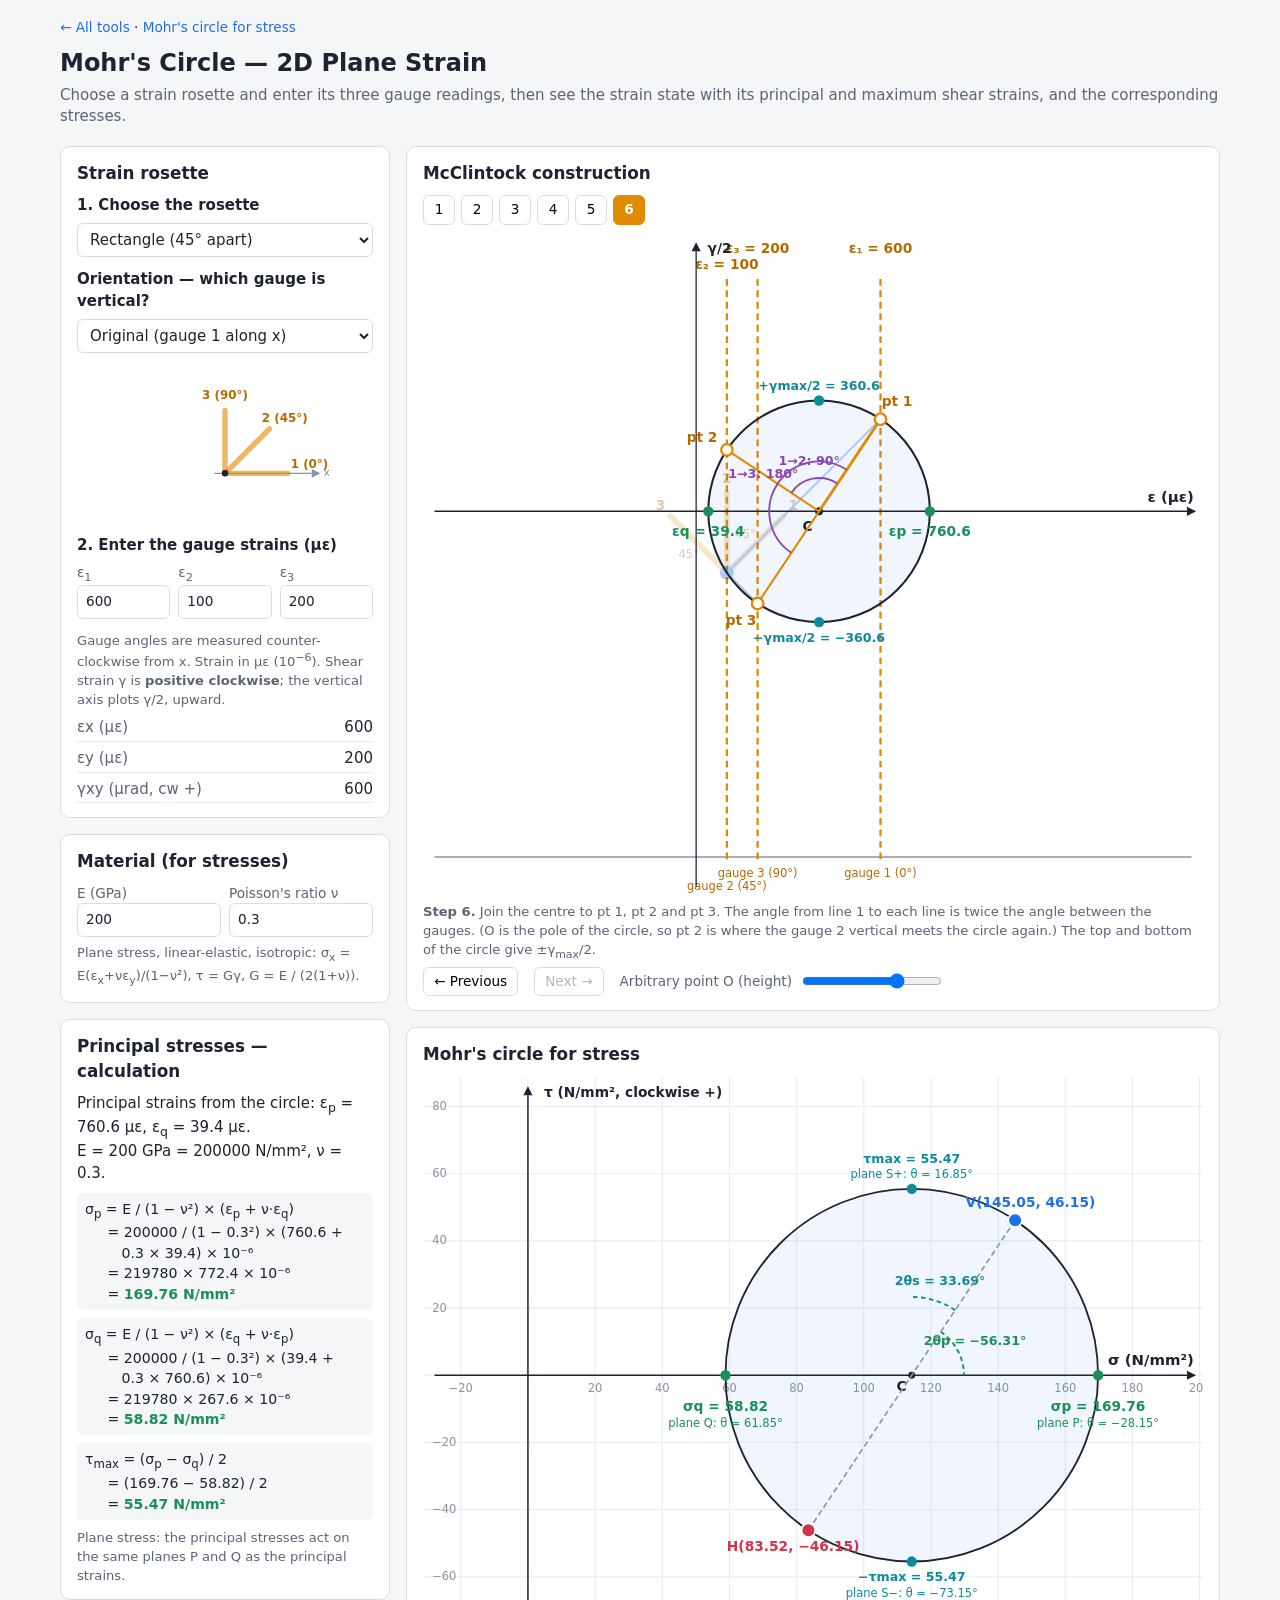
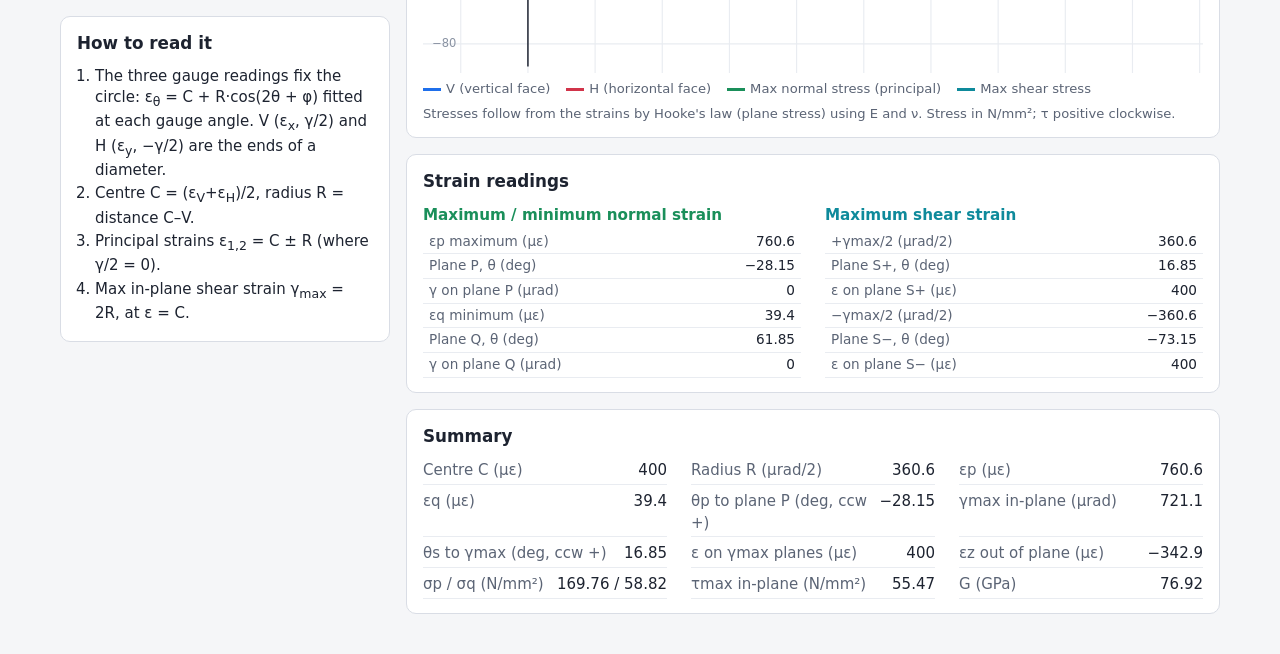
<file: strain.html>
<!DOCTYPE html>
<html lang="en">
<head>
<meta charset="utf-8">
<meta name="viewport" content="width=device-width, initial-scale=1">
<title>Mohr's Circle for Plane Strain</title>
<style>
  :root {
    --bg: #f5f6f8; --card: #fff; --ink: #1d2330; --mute: #5b6475; --line: #d9dde5;
    --blue: #1f6feb; --red: #d1344a; --green: #1a8f5a; --orange: #e08a00; --grid: #e9ecf1;
  }
  * { box-sizing: border-box; }
  body { margin: 0; background: var(--bg); color: var(--ink);
         font: 15px/1.45 system-ui, -apple-system, "Segoe UI", Roboto, sans-serif; }
  header { padding: 18px 20px 6px; max-width: 1200px; margin: 0 auto; }
  h1 { font-size: 1.5rem; margin: 0 0 4px; }
  h2 { font-size: 1.05rem; margin: 0 0 10px; }
  .nav { margin: 0 0 8px; font-size: .85rem; }
  .nav a { color: var(--blue); text-decoration: none; }
  .nav a:hover { text-decoration: underline; }
  fieldset[hidden] { display: none; }
  .steps { display: flex; flex-wrap: wrap; gap: 6px; margin-bottom: 8px; }
  .steps button { min-width: 32px; }
  .steps button.on { background: var(--orange); border-color: var(--orange); color: #fff; font-weight: 600; }
  .mcctl { display: flex; flex-wrap: wrap; gap: 8px 16px; align-items: center; margin-top: 4px; }
  .mcctl label { display: flex; gap: 8px; align-items: center; }
  .mcctl input[type=range] { width: 140px; }
  .sub { color: var(--mute); margin: 0; }
  main { max-width: 1200px; margin: 0 auto; padding: 12px 20px 40px;
         display: grid; grid-template-columns: 330px 1fr; gap: 16px; align-items: start; }
  @media (max-width: 900px) { main { grid-template-columns: 1fr; } }
  .card { background: var(--card); border: 1px solid var(--line); border-radius: 10px; padding: 14px 16px; }
  .stack > .card + .card { margin-top: 16px; }
  fieldset { border: 0; padding: 0; margin: 0 0 12px; }
  legend { font-weight: 600; padding: 0; margin-bottom: 6px; }
  .row3 { display: grid; grid-template-columns: repeat(3, 1fr); gap: 8px; }
  .row { display: grid; grid-template-columns: 1fr 1fr; gap: 8px; }
  label { display: block; font-size: .85rem; color: var(--mute); }
  .reads { display: grid; grid-template-columns: repeat(auto-fit, minmax(240px, 1fr)); gap: 12px 24px; }
  .reads h3 { margin: 0 0 2px; font-size: .95rem; }
  .toggles { display: flex; flex-wrap: wrap; gap: 4px 16px; margin: -4px 0 4px; }
  .toggles label { display: inline-flex; gap: 5px; align-items: center; color: var(--ink); }
  select { width: 100%; padding: 6px 8px; font: inherit; border: 1px solid var(--line); border-radius: 6px; background: #fff; color: var(--ink); }
  input[type=number] { width: 100%; padding: 6px 8px; font: inherit; border: 1px solid var(--line);
                       border-radius: 6px; background: #fff; color: var(--ink); }
  input[type=number]:focus { outline: 2px solid var(--blue); outline-offset: -1px; }
  input[type=range] { width: 100%; }
  .warn { background: #fff4e0; border: 1px solid #f0c978; color: #7a4d00; border-radius: 6px;
          padding: 6px 8px; font-size: .85rem; margin: 6px 0 0; display: none; }
  .warn button { margin-left: 6px; }
  button { font: inherit; font-size: .85rem; padding: 4px 10px; border-radius: 6px; cursor: pointer;
           border: 1px solid var(--line); background: #fff; }
  button:hover { border-color: var(--blue); }
  .hint { font-size: .82rem; color: var(--mute); margin: 6px 0 0; }
  svg { display: block; width: 100%; height: auto; }
  .elements { max-width: 560px; margin: 0 auto; }
  .el h3 { margin: 0; font-size: .95rem; text-align: center; }
  table { border-collapse: collapse; width: 100%; font-size: .85rem; margin-top: 4px; }
  td, th { padding: 2px 6px; border-bottom: 1px solid var(--grid); text-align: right; }
  td:first-child, th:first-child { text-align: left; color: var(--mute); }
  .res { display: grid; grid-template-columns: repeat(auto-fit, minmax(230px, 1fr)); gap: 4px 24px; }
  .res div { display: flex; justify-content: space-between; border-bottom: 1px solid var(--grid); padding: 2px 0; }
  .res span:first-child { color: var(--mute); }
  .legend { display: flex; flex-wrap: wrap; gap: 4px 16px; font-size: .82rem; color: var(--mute); margin-top: 6px; }
  .sw { display: inline-block; width: 18px; height: 0; border-top: 3px solid; vertical-align: middle; margin-right: 5px; }
  .calc p { margin: 0 0 8px; }
  .calc .eq { margin: 0 0 8px; padding: 6px 8px; background: var(--bg); border-radius: 6px; font-size: .88rem; }
  .calc .eq div + div { padding-left: 2.6em; text-indent: -1em; }
  .calc .eq b { color: var(--green); }
  ol { padding-left: 1.2em; margin: 4px 0 0; }
  li { margin: 2px 0; }
</style>
</head>
<body>
<header>
  <p class="nav"><a href="index.html">&larr; All tools</a> &middot; <a href="stress.html">Mohr's circle for stress</a></p>
  <h1>Mohr's Circle &mdash; 2D Plane Strain</h1>
  <p class="sub">Choose a strain rosette and enter its three gauge readings, then see the strain state with its principal and maximum shear strains, and the corresponding stresses.</p>
</header>

<main>
  <div class="stack">
    <section class="card">
      <h2>Strain rosette</h2>
      <fieldset>
        <legend>1. Choose the rosette</legend>
        <select id="rs">
          <option value="rect">Rectangle (45&deg; apart)</option>
          <option value="delta">Delta &mdash; triangle (60&deg; apart)</option>
          <option value="star">Star (120&deg; apart)</option>
        </select>
      </fieldset>
      <fieldset id="rvbox">
        <legend>Orientation &mdash; which gauge is vertical?</legend>
        <select id="rv">
          <option value="x">Original (gauge 1 along x)</option>
          <option value="1">Gauge 1 vertical</option>
          <option value="2">Gauge 2 vertical</option>
          <option value="3">Gauge 3 vertical</option>
        </select>
      </fieldset>
      <svg id="rosette" viewBox="0 6 240 130" role="img" aria-label="Rosette layout" style="max-width:260px;margin:6px auto 8px"></svg>
      <fieldset>
        <legend>2. Enter the gauge strains (&micro;&epsilon;)</legend>
        <div class="row3">
          <label>&epsilon;<sub>1</sub><input type="number" id="g1" value="600" step="any"></label>
          <label>&epsilon;<sub>2</sub><input type="number" id="g2" value="100" step="any"></label>
          <label>&epsilon;<sub>3</sub><input type="number" id="g3" value="200" step="any"></label>
        </div>
      </fieldset>
      <p class="hint">Gauge angles are measured counter-clockwise from x. Strain in &micro;&epsilon; (10<sup>&minus;6</sup>). Shear strain &gamma; is <b>positive clockwise</b>; the vertical axis plots &gamma;/2, upward.</p>
      <div class="res" id="vh" style="margin-top:6px"></div>
    </section>

    <section class="card">
      <h2>Material (for stresses)</h2>
      <div class="row">
        <label>E (GPa)<input type="number" id="E" value="200" min="0" step="any"></label>
        <label>Poisson's ratio &nu;<input type="number" id="nu" value="0.3" step="any"></label>
      </div>
      <p class="hint">Plane stress, linear-elastic, isotropic: &sigma;<sub>x</sub> = E(&epsilon;<sub>x</sub>+&nu;&epsilon;<sub>y</sub>)/(1&minus;&nu;²), &tau; = G&gamma;, G = E / (2(1+&nu;)).</p>
    </section>

    <section class="card">
      <h2>Principal stresses &mdash; calculation</h2>
      <div class="calc" id="pcalc"></div>
      <p class="hint">Plane stress: the principal stresses act on the same planes P and Q as the principal strains.</p>
    </section>

    <section class="card">
      <h2>How to read it</h2>
      <ol>
        <li>The three gauge readings fix the circle: &epsilon;<sub>&theta;</sub> = C + R&middot;cos(2&theta; + &phi;) fitted at each gauge angle. V (&epsilon;<sub>x</sub>, &gamma;/2) and H (&epsilon;<sub>y</sub>, &minus;&gamma;/2) are the ends of a diameter.</li>
        <li>Centre C = (&epsilon;<sub>V</sub>+&epsilon;<sub>H</sub>)/2, radius R = distance C&ndash;V.</li>
        <li>Principal strains &epsilon;<sub>1,2</sub> = C &plusmn; R (where &gamma;/2 = 0).</li>
        <li>Max in-plane shear strain &gamma;<sub>max</sub> = 2R, at &epsilon; = C.</li>
      </ol>
    </section>
  </div>

  <div class="stack">
    <section class="card">
      <h2>McClintock construction</h2>
      <div class="steps" id="mcsteps"></div>
      <svg id="mc" viewBox="0 0 680 460" role="img" aria-label="McClintock construction of Mohr's circle for strain"></svg>
      <p class="hint" id="mccap"></p>
      <div class="mcctl">
        <button id="mcprev" type="button">&larr; Previous</button>
        <button id="mcnext" type="button">Next &rarr;</button>
        <label>Arbitrary point O (height)<input type="range" id="mo" min="0" max="100" value="70"></label>
      </div>
    </section>

    <section class="card">
      <h2>Mohr's circle for stress</h2>
      <svg id="mohr" viewBox="0 0 680 520" role="img" aria-label="Mohr's circle for stress"></svg>
      <div class="legend">
        <span><span class="sw" style="border-color:var(--blue)"></span>V (vertical face)</span>
        <span><span class="sw" style="border-color:var(--red)"></span>H (horizontal face)</span>
        <span><span class="sw" style="border-color:var(--green)"></span>Max normal stress (principal)</span>
        <span><span class="sw" style="border-color:#0e8a9b"></span>Max shear stress</span>
      </div>
      <p class="hint">Stresses follow from the strains by Hooke's law (plane stress) using E and &nu;. Stress in N/mm²; &tau; positive clockwise.</p>
    </section>

    <section class="card">
      <h2>Strain readings</h2>
      <div class="reads" id="readings"></div>
    </section>

    <section class="card">
      <h2>Summary</h2>
      <div class="res" id="summary"></div>
    </section>
  </div>
</main>

<script>
const $ = id => document.getElementById(id);
const D2R = Math.PI / 180;
const NS = 'http://www.w3.org/2000/svg';

function num(id) { const v = parseFloat($(id).value); return isFinite(v) ? v : 0; }
function fmt(x, d = 2) {
  if (Math.abs(x) < 5e-10) x = 0;
  return (+x.toFixed(d)).toString().replace('-', '−');
}
function esc(s) { return String(s).replace(/&/g, '&amp;').replace(/</g, '&lt;'); }

/* ---------- model ---------- */
const ROSETTES = { rect: [0, 45, 90], delta: [0, 60, 120], star: [0, 120, 240] };
const ROSETTE_STEP = { rect: 45, delta: 60, star: 120 };
// gauge angles (deg, ccw from x) and the gauge that carries the McClintock pole (index)
function rosetteAngles() {
  const kind = $('rs').value, vs = $('rv').value;
  if (vs === 'x') return { deg: ROSETTES[kind], orig: ROSETTES[kind], v: 1 };
  const v = +vs - 1, st = ROSETTE_STEP[kind];
  return { deg: [0, 1, 2].map(i => 90 + (i - v) * st), orig: ROSETTES[kind], v };
}

function model() {
  const u = 1e-6;                                   // inputs are in µε
  const ra = rosetteAngles(), th = ra.deg.map(a => a * D2R), r = [num('g1') * u, num('g2') * u, num('g3') * u];
  // ε(θ) = ec + de·cos2θ − e·sin2θ at each gauge: solve the 3×3 for (ec, de, e)
  const A = th.map(t => [1, Math.cos(2 * t), -Math.sin(2 * t)]);
  const det3 = M => M[0][0] * (M[1][1] * M[2][2] - M[1][2] * M[2][1]) - M[0][1] * (M[1][0] * M[2][2] - M[1][2] * M[2][0]) + M[0][2] * (M[1][0] * M[2][1] - M[1][1] * M[2][0]);
  const D = det3(A), sol = [0, 1, 2].map(j => det3(A.map((row, i) => row.map((v, k) => k === j ? r[i] : v))) / D);
  const [ec0, de0, e] = sol;                        // e = γ/2 on the vertical face, clockwise +
  const ex = ec0 + de0, ey = ec0 - de0, tV = e, tH = -e;
  const E = Math.max(num('E'), 1e-9), nu = num('nu');
  const Ek = E * 1000;                              // N/mm²
  const G = Ek / (2 * (1 + nu));
  const g = 2 * e;
  const ec = (ex + ey) / 2, de = (ex - ey) / 2;
  const Re = Math.hypot(de, e), phie = Math.atan2(e, de);
  // plane stress from Hooke's law; stress circle is the strain circle scaled by 2G
  const sx = Ek / (1 - nu * nu) * (ex + nu * ey), sy = Ek / (1 - nu * nu) * (ey + nu * ex), t = G * g;
  const c = (sx + sy) / 2, R = 2 * G * Re, phi = phie;
  const thP = -phi / 2 / D2R;                       // principal angle, deg (ccw +)
  return { th, r, ra, vmc: ra.v, sx, sy, t, e, tV, tH, E, nu, G, c, R, phi, ex, ey, g, ec, Re, phie,
           ez: -nu * (sx + sy) / Ek, thP, thS: thP + 45 };
}
function stateAt(m, deg) {
  const a = m.phi + 2 * deg * D2R, ae = m.phie + 2 * deg * D2R;
  return { deg, sx: m.c + m.R * Math.cos(a), sy: m.c - m.R * Math.cos(a), t: m.R * Math.sin(a),
           ex: m.ec + m.Re * Math.cos(ae), ey: m.ec - m.Re * Math.cos(ae), g: 2 * m.Re * Math.sin(ae) };
}

/* ---------- svg helpers ---------- */
const el = (tag, attrs, inner) =>
  `<${tag} ${Object.entries(attrs).map(([k, v]) => `${k}="${v}"`).join(' ')}>${inner ?? ''}</${tag}>`;
const line = (x1, y1, x2, y2, stroke, w = 1, extra = '') =>
  `<line x1="${x1}" y1="${y1}" x2="${x2}" y2="${y2}" stroke="${stroke}" stroke-width="${w}" ${extra}/>`;
const text = (x, y, s, o = {}) =>
  `<text x="${x}" y="${y}" font-size="${o.size || 12}" fill="${o.fill || '#1d2330'}" text-anchor="${o.anchor || 'middle'}"
     dominant-baseline="${o.base || 'middle'}" ${o.bold ? 'font-weight="600"' : ''}>${s}</text>`;
function arrow(x1, y1, x2, y2, color, w = 2.2) {
  const dx = x2 - x1, dy = y2 - y1, L = Math.hypot(dx, dy) || 1, ux = dx / L, uy = dy / L, hl = 8, hw = 4;
  const bx = x2 - ux * hl, by = y2 - uy * hl;
  return line(x1, y1, bx, by, color, w) +
    `<polygon points="${x2},${y2} ${bx - uy * hw},${by + ux * hw} ${bx + uy * hw},${by - ux * hw}" fill="${color}"/>`;
}
function niceStep(raw) {
  const p = Math.pow(10, Math.floor(Math.log10(raw))), f = raw / p;
  return (f < 1.5 ? 1 : f < 3.5 ? 2 : f < 7.5 ? 5 : 10) * p;
}

/* ---------- Mohr circle ---------- */
const normPlane = a => { while (a > 90) a -= 180; while (a <= -90) a += 180; return a; };

function drawCircle(id, q) {
  const svg = $(id);
  const W = Math.max(300, Math.min(680, Math.round(svg.getBoundingClientRect().width) || 680));
  const H = Math.round(Math.min(520, W * 0.95)), mg = W < 500 ? 30 : 46;
  svg.setAttribute('viewBox', `0 0 ${W} ${H}`);
  const { c, R, phi } = q;
  const pad = 0.28 * Math.max(R, 1);
  let xlo = c - R - pad, xhi = c + R + pad;
  if (Math.abs(c) <= 3 * R + 1) { xlo = Math.min(xlo, -pad); xhi = Math.max(xhi, pad); }
  const yr = Math.max(R, 1) * 1.3;
  const k = Math.min((W - 2 * mg) / (xhi - xlo), (H - 2 * mg) / (2 * yr));
  const ox = W / 2 - k * (xlo + xhi) / 2, oy = H / 2;
  const X = v => ox + v * k, Y = t => oy - t * k;
  const green = '#1a8f5a', teal = '#0e8a9b', purple = '#8e44ad';

  let o = '';
  const step = niceStep((xhi - xlo) / 8);
  for (let v = Math.ceil((-ox / k) / step) * step; X(v) <= W; v += step) {
    o += line(X(v), 0, X(v), H, '#e9ecf1');
    if (Math.abs(v) > step / 1e3) o += text(X(v), oy + 12, fmt(v, 6), { size: 10, fill: '#8a93a3' });
  }
  for (let t = Math.ceil(((oy - H) / k) / step) * step; Y(t) >= 0; t += step) {
    o += line(0, Y(t), W, Y(t), '#e9ecf1');
    if (Math.abs(t) > step / 1e3) o += text(8, Y(t), fmt(t, 6), { size: 10, fill: '#8a93a3', anchor: 'start' });
  }
  o += arrow(10, oy, W - 6, oy, '#1d2330', 1.3);
  o += text(W - 8, oy - 12, q.xl, { size: 13, bold: true, anchor: 'end' });
  const ax = Math.min(Math.max(X(0), 24), W - 24);
  o += arrow(ax, H - 6, ax, 8, '#1d2330', 1.3);
  o += text(ax + 14, 14, q.yl, { size: 12, bold: true, anchor: 'start' });

  o += `<circle cx="${X(c)}" cy="${oy}" r="${Math.max(R * k, 0.5)}" fill="#1f6feb" fill-opacity=".06" stroke="#1d2330" stroke-width="1.6"/>`;

  // maximum normal (principal) points and their planes
  [[c + R, q.p1, q.thP, 'P'], [c - R, q.p2, q.thP + 90, 'Q']].forEach(([v, n, th, pl]) => {
    o += `<circle cx="${X(v)}" cy="${oy}" r="4.5" fill="${green}"/>`;
    o += text(X(v), oy + 28, `${n} = ${fmt(v)}`, { fill: green, bold: true });
    o += text(X(v), oy + 42, `plane ${pl}: θ = ${fmt(normPlane(th))}°`, { fill: green, size: 10 });
  });
  // maximum shear points and their planes
  [[R, q.mx, q.thP + 45, -13, 'S+'], [-R, '−' + q.mx, q.thP - 45, 14, 'S−']].forEach(([t, n, th, dy, pl]) => {
    o += `<circle cx="${X(c)}" cy="${Y(t)}" r="4.5" fill="${teal}"/>`;
    o += text(X(c), Y(t) + dy * (dy < 0 ? 2 : 1), `${n} = ${fmt(R)}`, { fill: teal, bold: true, size: 11 });
    o += text(X(c), Y(t) + dy * (dy < 0 ? 1 : 2), `plane ${pl}: θ = ${fmt(normPlane(th))}°`, { fill: teal, size: 10 });
  });
  o += `<circle cx="${X(c)}" cy="${oy}" r="3" fill="#1d2330"/>`;
  o += text(X(c) - 9, oy + 10, 'C', { size: 12, bold: true });

  const arc = (a0, a1, r, col, label, dash) => {
    if (Math.abs(a1 - a0) < 1e-9) return '';
    const pp = a => `${X(c) + r * Math.cos(a)} ${oy - r * Math.sin(a)}`;
    const am = (a0 + a1) / 2, lr = r + 17;
    return `<path d="M ${pp(a0)} A ${r} ${r} 0 ${Math.abs(a1 - a0) > Math.PI ? 1 : 0} ${a1 - a0 > 0 ? 0 : 1} ${pp(a1)}"
              fill="none" stroke="${col}" stroke-width="1.6" ${dash ? 'stroke-dasharray="4 3"' : ''}/>` +
      text(X(c) + lr * Math.cos(am), oy - lr * Math.sin(am), label, { fill: col, size: 11, bold: true });
  };
  const rA = Math.max(R * k, 30);
  o += arc(phi, 0, rA * 0.28, green, `2θp = ${fmt(2 * q.thP)}°`, true);
  o += arc(phi, Math.PI / 2, rA * 0.42, teal, `2θs = ${fmt(2 * q.thP + 90)}°`, true);

  o += line(X(q.V[0]), Y(q.V[1]), X(q.H[0]), Y(q.H[1]), '#8a93a3', 1.4, 'stroke-dasharray="5 3"');

  const pt = (px, py, col, lab) => {
    const ux = px - X(c), uy = py - oy, L = Math.hypot(ux, uy) || 1;
    return `<circle cx="${px}" cy="${py}" r="6" fill="${col}" stroke="#fff" stroke-width="1.5"/>` +
      text(px + ux / L * 24, py + uy / L * 18, lab, { fill: col, bold: true, size: 12 });
  };
  (q.G || []).forEach((g, i) => {
    o += `<circle cx="${X(g[0])}" cy="${Y(g[1])}" r="4" fill="#fff" stroke="#e08a00" stroke-width="2"/>` +
      text(X(g[0]) + 10, Y(g[1]) - 9, `${i + 1}`, { fill: '#e08a00', bold: true, size: 12 });
  });
  o += pt(X(q.V[0]), Y(q.V[1]), '#1f6feb', `V(${fmt(q.V[0])}, ${fmt(q.V[1])})`);
  o += pt(X(q.H[0]), Y(q.H[1]), '#d1344a', `H(${fmt(q.H[0])}, ${fmt(q.H[1])})`);
  svg.innerHTML = o;
}

function drawMohr(m) {
  drawCircle('mohr', {
    c: m.c, R: m.R, phi: m.phi, thP: m.thP, xl: 'σ (N/mm²)', yl: 'τ (N/mm², clockwise +)',
    p1: 'σp', p2: 'σq', mx: 'τmax',
    V: [m.sx, m.t], H: [m.sy, -m.t]
  });
}

function drawReadings(m) {
  const u = v => fmt(v * 1e6, 1), n = normPlane, S = m.thP;
  const g = (title, color, rows) => `<div><h3 style="color:${color}">${title}</h3><table>` +
    rows.map(([a, b]) => `<tr><td>${a}</td><td>${b}</td></tr>`).join('') + '</table></div>';
  $('readings').innerHTML =
    g('Maximum / minimum normal strain', '#1a8f5a', [
      ['εp maximum (µε)', u(m.ec + m.Re)], ['Plane P, θ (deg)', fmt(n(S))], ['γ on plane P (µrad)', '0'],
      ['εq minimum (µε)', u(m.ec - m.Re)], ['Plane Q, θ (deg)', fmt(n(S + 90))], ['γ on plane Q (µrad)', '0']]) +
    g('Maximum shear strain', '#0e8a9b', [
      ['+γmax/2 (µrad/2)', u(m.Re)], ['Plane S+, θ (deg)', fmt(n(S + 45))], ['ε on plane S+ (µε)', u(m.ec)],
      ['−γmax/2 (µrad/2)', u(-m.Re)], ['Plane S−, θ (deg)', fmt(n(S - 45))], ['ε on plane S− (µε)', u(m.ec)]]);
}
function drawPrincipalCalc(m) {
  const ep = (m.ec + m.Re) * 1e6, eq = (m.ec - m.Re) * 1e6, Ek = m.E * 1000, nu = m.nu;
  const sp = m.c + m.R, sq = m.c - m.R, k = Ek / (1 - nu * nu);
  const par = x => x < 0 ? `(${fmt(x, 1)})` : fmt(x, 1);
  const eqn = (name, a, b, an, bn, val) => `<div class="eq">
    <div>${name} = E / (1 − ν²) × (${a} + ν·${b})</div>
    <div>= ${fmt(Ek, 0)} / (1 − ${fmt(nu, 4)}²) × (${fmt(an, 1)} + ${fmt(nu, 4)}&nbsp;×&nbsp;${par(bn)}) × 10⁻⁶</div>
    <div>= ${fmt(k, 0)} × ${par(an + nu * bn)} × 10⁻⁶</div>
    <div>= <b>${fmt(val)} N/mm²</b></div></div>`;
  $('pcalc').innerHTML =
    `<p>Principal strains from the circle: ε<sub>p</sub> = ${fmt(ep, 1)} µε, ε<sub>q</sub> = ${fmt(eq, 1)} µε.<br>
        E = ${fmt(m.E, 3)} GPa = ${fmt(Ek, 0)} N/mm², ν = ${fmt(nu, 4)}.</p>` +
    eqn('σ<sub>p</sub>', 'ε<sub>p</sub>', 'ε<sub>q</sub>', ep, eq, sp) +
    eqn('σ<sub>q</sub>', 'ε<sub>q</sub>', 'ε<sub>p</sub>', eq, ep, sq) +
    `<div class="eq"><div>τ<sub>max</sub> = (σ<sub>p</sub> − σ<sub>q</sub>) / 2</div>
      <div>= (${fmt(sp)} − ${par2(sq)}) / 2</div><div>= <b>${fmt(m.R)} N/mm²</b></div></div>`;
}
const par2 = x => x < 0 ? `(${fmt(x)})` : fmt(x);
function drawSummary(m) {
  const u = v => fmt(v * 1e6, 1);
  const rows = [
    ['Centre C (µε)', u(m.ec)], ['Radius R (µrad/2)', u(m.Re)],
    ['εp (µε)', u(m.ec + m.Re)], ['εq (µε)', u(m.ec - m.Re)],
    ['θp to plane P (deg, ccw +)', fmt(m.thP)], ['γmax in-plane (µrad)', u(2 * m.Re)],
    ['θs to γmax (deg, ccw +)', fmt(m.thS > 90 ? m.thS - 90 : m.thS)],
    ['ε on γmax planes (µε)', u(m.ec)],
    ['εz out of plane (µε)', u(m.ez)],
    ['σp / σq (N/mm²)', fmt(m.c + m.R) + ' / ' + fmt(m.c - m.R)],
    ['τmax in-plane (N/mm²)', fmt(m.R)],
    ['G (GPa)', fmt(m.G / 1000)]
  ];
  $('summary').innerHTML = rows.map(([a, b]) => `<div><span>${a}</span><span>${b}</span></div>`).join('');
}

/* ---------- McClintock construction ---------- */
let mcStep = 6;
const MC_STEPS = 6;
function mcCaptions(m, kind) {
  const v = m.vmc + 1, oth = [1, 2, 3].filter(i => i !== v);
  const lay = kind === 'star' ? `a three-armed star with gauge ${v} along the vertical (arms 120° apart)`
    : kind === 'delta' ? `the triangle with gauge ${v} along the vertical`
    : v === 2 ? `gauge ${v} along the vertical, gauges ${oth[0]} and ${oth[1]} each 45° either side`
    : `gauge ${v} along the vertical, gauge ${oth[0]} at ${Math.abs(oth[0] - v) * 45}° and gauge ${oth[1]} at ${Math.abs(oth[1] - v) * 45}° from it`;
  return [
    'Draw a vertical line through each gauge reading &epsilon;<sub>1</sub>, &epsilon;<sub>2</sub>, &epsilon;<sub>3</sub> on a common &epsilon; scale. The heights are not known yet.',
    `Choose any point O on the vertical line of gauge ${v} and lay the rosette on it: ${lay}. Move the slider &mdash; the result does not depend on where O is.`,
    `Extend each gauge arm until it meets its own vertical line: gauge ${oth[0]} &rarr; pt ${oth[0]}, gauge ${oth[1]} &rarr; pt ${oth[1]}. Gauge ${v} lies on its own line, so pt ${v} is O itself.`,
    `Join pt ${oth[0]}&ndash;pt ${v} and pt ${v}&ndash;pt ${oth[1]}. The perpendicular bisectors of these two chords meet at the centre of the circle.`,
    'Draw the circle through the three points, centred on that point. The horizontal line through the centre is the &epsilon; axis (&gamma;/2 = 0); its crossings with the circle are the principal strains &epsilon;<sub>p</sub> and &epsilon;<sub>q</sub>.',
    `Join the centre to pt 1, pt 2 and pt 3. The angle from line 1 to each line is twice the angle between the gauges. (O is the pole of the circle, so pt ${v} is where the gauge ${v} vertical meets the circle again.) The top and bottom of the circle give &plusmn;&gamma;<sub>max</sub>/2.`
  ];
}
// pole O on the vertical line of gauge v; the other arms meet their own verticals at the other points
function mcGeom(r, th, v, yO) {
  const P = [0, 1, 2].map(i => i === v ? [r[i], yO] : [r[i], yO - (r[i] - r[v]) * Math.cos(th[i] - th[v]) / Math.sin(th[i] - th[v])]);
  const [A, B, C] = P, d = 2 * (A[0] * (B[1] - C[1]) + B[0] * (C[1] - A[1]) + C[0] * (A[1] - B[1]));
  if (Math.abs(d) < 1e-9) return { P, ok: false };
  const sq = Q => Q[0] * Q[0] + Q[1] * Q[1];
  const ux = (sq(A) * (B[1] - C[1]) + sq(B) * (C[1] - A[1]) + sq(C) * (A[1] - B[1])) / d;
  const uy = (sq(A) * (C[0] - B[0]) + sq(B) * (A[0] - C[0]) + sq(C) * (B[0] - A[0])) / d;
  return { P, ok: true, ux, uy, R: Math.hypot(A[0] - ux, A[1] - uy) };
}
function drawMc(m) {
  const svg = $('mc'), u = 1e6, s = mcStep, v = m.vmc, kind = $('rs').value;
  const r = m.r.map(x => x * u), th = m.th, oth = [0, 1, 2].filter(i => i !== v);
  const span = Math.max(Math.abs(r[0] - r[2]), Math.abs(r[1] - r[0]), Math.abs(r[2] - r[1]), 2 * m.Re * u, 1);
  const yOf = t => (t / 100 - 0.5) * 1.2 * span;               // slider 0..100 -> height of O
  const geom = yO => {
    const g = mcGeom(r, th, v, yO);
    return g.ok ? g : { ...g, ux: m.ec * u, uy: yO, R: m.Re * u };
  };
  const { P, ux, uy, R } = geom(yOf(num('mo'))), O = P[v];
  // bounds cover the whole slider range, so moving O visibly moves it
  const xs = [...r, 0], ys = [];
  [0, 100].forEach(t => { const q = geom(yOf(t)); xs.push(q.ux - q.R, q.ux + q.R); ys.push(q.uy - q.R, q.uy + q.R, ...q.P.map(z => z[1])); });
  let xlo = Math.min(...xs), xhi = Math.max(...xs), ylo = Math.min(...ys), yhi = Math.max(...ys);
  const px = 0.1 * (xhi - xlo || 1), py = 0.1 * (yhi - ylo || 1);
  xlo -= px; xhi += px; ylo -= py * 1.8; yhi += py * 1.8;
  const W = Math.max(300, Math.min(680, Math.round(svg.getBoundingClientRect().width) || 680));
  const H = Math.round(Math.min(600, Math.max(320, W * 0.85)));
  svg.setAttribute('viewBox', `0 0 ${W} ${H}`);
  const k = Math.min(W / (xhi - xlo), H / (yhi - ylo));
  const X = q => W / 2 + (q - (xlo + xhi) / 2) * k, Y = q => H / 2 - (q - (ylo + yhi) / 2) * k;
  const orange = '#e08a00', blue = '#1f6feb', green = '#1a8f5a', teal = '#0e8a9b', ink = '#1d2330', purple = '#8e44ad', lc = '#b36b00';
  const dot = (Q, col, fill = col) => `<circle cx="${X(Q[0])}" cy="${Y(Q[1])}" r="5" fill="${fill}" stroke="${col}" stroke-width="2"/>`;
  const lab = (Q, str, col, dx, dy, anchor = 'middle') => text(X(Q[0]) + dx, Y(Q[1]) + dy, str, { fill: col, bold: true, size: 12, anchor });
  const side = Q => (Q[0] >= O[0] ? 1 : -1);
  let o = '';

  // step 1: gauge lines on an ε scale
  const yb = H - 34;
  o += line(10, yb, W - 10, yb, '#8a93a3', 1.2);
  r.forEach((x, i) => {
    o += line(X(x), 40, X(x), yb + 5, orange, 2, 'stroke-dasharray="6 4"');
    o += text(X(x), 14 + (i % 2) * 14, `ε${'₁₂₃'[i]} = ${fmt(x, 1)}`, { fill: lc, bold: true, size: 12 });
    o += text(X(x), yb + 14 + (i % 2) * 12, `gauge ${i + 1} (${fmt(((th[i] / D2R) % 360 + 360) % 360, 0)}°)`, { fill: lc, size: 10 });
  });

  // steps 2-4: construction (faded once the results are shown)
  let c = '';
  if (s >= 2) {
    // rosette laid on O with gauge v vertical; the other arms keep their angle to it
    const Lr = Math.min(70, 0.16 * Math.min(W, H)), O0 = [X(O[0]), Y(O[1])];
    const dir = i => [-Math.sin(th[i] - th[v]), Math.cos(th[i] - th[v])];        // arm direction, y up
    if (kind === 'delta') {
      // equilateral triangle: vertical side = gauge v; the other two sides are parallel to arms
      const P1 = [O0[0], O0[1] - Lr], P2 = [O0[0] + 0.866 * Lr, O0[1] - 0.5 * Lr];
      const sd = (p, q) => line(p[0], p[1], q[0], q[1], orange, 5, 'stroke-linecap="round" opacity=".6"');
      c += sd(O0, P1) + sd(O0, P2) + sd(P1, P2);
      c += text(O0[0] - 10, (O0[1] + P1[1]) / 2, `${v + 1}`, { fill: lc, bold: true, size: 12, anchor: 'end' });
      oth.forEach(i => {
        let d = ((th[i] - th[v]) / D2R) % 180; if (d > 90) d -= 180; if (d <= -90) d += 180;
        const [ax, ay] = dir(i);
        if (d < 0) c += text((O0[0] + P2[0]) / 2 + 10, (O0[1] + P2[1]) / 2 + 12, `${i + 1}`, { fill: lc, bold: true, size: 12, anchor: 'start' });
        else {
          c += text((P1[0] + P2[0]) / 2 + 10, (P1[1] + P2[1]) / 2 - 8, `${i + 1}`, { fill: lc, bold: true, size: 12, anchor: 'start' });
          c += line(O0[0], O0[1], O0[0] + ax * Lr, O0[1] - ay * Lr, orange, 2, 'stroke-dasharray="4 3" opacity=".8"');
          c += text(O0[0] + ax * Lr - 8, O0[1] - ay * Lr - 6, `${i + 1} (through O)`, { fill: lc, size: 10, anchor: 'end' });
        }
      });
    } else {
      [0, 1, 2].forEach(i => {
        const [ax, ay] = dir(i);
        c += line(O0[0], O0[1], O0[0] + ax * Lr, O0[1] - ay * Lr, orange, 5, 'stroke-linecap="round" opacity=".6"');
        c += text(O0[0] + ax * (Lr + 12), O0[1] - ay * (Lr + 12), `${i + 1}`, { fill: lc, bold: true, size: 12 });
        if (i !== v) {
          const dd = Math.abs(((th[i] - th[v]) / D2R + 540) % 360 - 180);              // angle between the two arms
          c += text(O0[0] + ax * Lr * 0.5 - ay * 12, O0[1] - ay * Lr * 0.5 - ax * 12, `${fmt(dd, 0)}°`, { fill: lc, size: 10 });
        }
      });
    }
    c += dot(O, blue, '#fff') + (s === 2 ? text(O0[0] + 10, O0[1] + 16, 'O', { fill: blue, bold: true, size: 13, anchor: 'start' }) : '');
  }
  if (s >= 3) {
    oth.forEach(i => { c += line(X(P[i][0]), Y(P[i][1]), X(O[0]), Y(O[1]), blue, 1.6); });
    c += dot(P[oth[0]], blue) + dot(P[oth[1]], blue) + dot(O, blue);
    if (s < 6) {
      oth.forEach(i => {
        const q = P[i];
        c += lab(q, `pt ${i + 1}`, blue, side(q) * 10, q[1] >= O[1] ? -10 : 16, side(q) > 0 ? 'start' : 'end');
      });
      c += lab(O, `pt ${v + 1}`, blue, -10, 20, 'end');
    }
  }
  if (s >= 4 && s <= 5) {
    const bis = (A, B) => {
      const dx = B[0] - A[0], dy = B[1] - A[1], L = Math.hypot(dx, dy);
      if (L < 1e-9) return '';
      const M = [(A[0] + B[0]) / 2, (A[1] + B[1]) / 2], n = [-dy / L, dx / L], big = 4 * span;
      return line(X(A[0]), Y(A[1]), X(B[0]), Y(B[1]), '#8a93a3', 1.2, 'stroke-dasharray="3 3"') +
        line(X(M[0] - n[0] * big), Y(M[1] - n[1] * big), X(M[0] + n[0] * big), Y(M[1] + n[1] * big), purple, 1.5, 'stroke-dasharray="7 4"') +
        `<circle cx="${X(M[0])}" cy="${Y(M[1])}" r="3" fill="${purple}"/>`;
    };
    c += bis(P[oth[0]], O) + bis(O, P[oth[1]]);
    c += `<circle cx="${X(ux)}" cy="${Y(uy)}" r="5" fill="${purple}" stroke="#fff" stroke-width="1.5"/>`;
    c += text(X(ux) + 10, Y(uy) + 18, s === 4 ? 'Centre of circle' : 'C', { fill: purple, bold: true, size: 12, anchor: 'start' });
  }
  o += s >= 6 ? `<g opacity=".35">${c}</g>` : c;

  // step 5: circle + true ε axis through the centre
  if (s >= 5) {
    o += `<circle cx="${X(ux)}" cy="${Y(uy)}" r="${Math.max(R * k, 0.5)}" fill="${blue}" fill-opacity=".06" stroke="${ink}" stroke-width="1.8"/>`;
    o += arrow(10, Y(uy), W - 6, Y(uy), ink, 1.4) + text(W - 8, Y(uy) - 12, 'ε (µε)', { bold: true, anchor: 'end', size: 13 });
    o += arrow(X(0), H - 8, X(0), 8, ink, 1.1) + text(X(0) + 10, 14, 'γ/2', { bold: true, anchor: 'start', size: 12 });
    o += `<circle cx="${X(ux)}" cy="${Y(uy)}" r="3.5" fill="${ink}"/>` + (s >= 6 ? text(X(ux) - 10, Y(uy) + 14, 'C', { bold: true, size: 12 }) : '');
    [[ux + R, 'εp'], [ux - R, 'εq']].forEach(([x, n]) => {
      o += `<circle cx="${X(x)}" cy="${Y(uy)}" r="4.5" fill="${green}"/>` + text(X(x), Y(uy) + 18, `${n} = ${fmt(x, 1)}`, { fill: green, bold: true, size: 12 });
    });
  }
  // step 6: gauge points pt 1-3 on the circle, radii to the centre and angles from line 1
  if (s >= 6) {
    const Q = (x, t) => [x, uy + t];
    const Gp = th.map(t => { const q = stateAt(m, t / D2R); return Q(q.ex * u, q.g / 2 * u); });
    const cx_ = X(ux), cy_ = Y(uy), ang = G => Math.atan2(G[1] - uy, G[0] - ux);
    Gp.forEach((G, i) => { o += line(cx_, cy_, X(G[0]), Y(G[1]), orange, i === 0 ? 2.4 : 1.8); });
    [1, 2].forEach(i => {
      let d = ang(Gp[i]) - ang(Gp[0]); while (d <= 1e-9) d += 2 * Math.PI; while (d > 2 * Math.PI + 1e-9) d -= 2 * Math.PI;
      const rp = Math.max(R * k, 30) * (i === 1 ? 0.3 : 0.45), a0 = ang(Gp[0]), pp = t => `${cx_ + rp * Math.cos(t)} ${cy_ - rp * Math.sin(t)}`;
      o += `<path d="M ${pp(a0)} A ${rp} ${rp} 0 ${d > Math.PI ? 1 : 0} 0 ${pp(a0 + d)}" fill="none" stroke="${purple}" stroke-width="1.6"/>`;
      const am = a0 + d / 2, lr = rp + 15;
      o += text(cx_ + lr * Math.cos(am), cy_ - lr * Math.sin(am), `1→${i + 1}: ${fmt(d / D2R, 1)}°`, { fill: purple, bold: true, size: 11 });
    });
    Gp.forEach((G, i) => {
      o += dot(G, orange, '#fff');
      const dx = G[0] - ux, dy = G[1] - uy, L = Math.hypot(dx, dy) || 1;
      o += text(X(G[0]) + dx / L * 26, Y(G[1]) - dy / L * 18, `pt ${i + 1}`, { fill: lc, bold: true, size: 12 });
    });
    [[R, '+'], [-R, '−']].forEach(([t, sg]) => {
      const T = Q(ux, t);
      o += `<circle cx="${X(T[0])}" cy="${Y(T[1])}" r="4.5" fill="${teal}"/>` +
        text(X(T[0]), Y(T[1]) + (t > 0 ? -12 : 14), `${sg}γmax/2 = ${sg === '+' ? '' : '−'}${fmt(R, 1)}`.replace('= −−', '= −'), { fill: teal, bold: true, size: 11 });
    });
  }
  svg.innerHTML = o;
  $('mccap').innerHTML = `<b>Step ${s}.</b> ` + mcCaptions(m, kind)[s - 1];
  $('mcsteps').innerHTML = Array.from({ length: MC_STEPS }, (_, i) =>
    `<button type="button" data-s="${i + 1}" class="${i + 1 === s ? 'on' : ''}">${i + 1}</button>`).join('');
  $('mcprev').disabled = s <= 1; $('mcnext').disabled = s >= MC_STEPS;
}

/* ---------- rosette diagram ---------- */
function drawRosette(m) {
  const L = 58, o0 = '#8a93a3', or = '#e08a00', lc = '#b36b00', kind = $('rs').value, ra = m.ra;
  const svg = $('rosette'), rotated = $('rv').value !== 'x' && ra.deg.some((d, i) => d !== ra.orig[i]);
  const wide = rotated;
  svg.setAttribute('viewBox', wide ? '0 0 380 170' : '0 0 240 150');
  svg.style.maxWidth = wide ? '100%' : '260px';
  const deg = t => fmt(((t % 360) + 360) % 360, 0);
  const side = (x1, y1, x2, y2, col = or, op = '.6') => line(x1, y1, x2, y2, col, 5, `stroke-linecap="round" opacity="${op}"`);
  const xl = wide ? 0.55 * L : L + 30, xaxis = (x, y) => arrow(x - 10, y, x + xl, y, o0, 1.1) + text(x + xl + 6, y, 'x', { size: 10, fill: o0 });
  // star: three arms from a point
  const star = (x, y, ths, col, op, axis) => {
    let q = axis ? xaxis(x, y) : '';
    ths.forEach((t, i) => {
      const ux = Math.cos(t * D2R), uy = -Math.sin(t * D2R), l = L * 0.78;
      q += side(x, y, x + ux * l, y + uy * l, col, op);
      q += text(x + ux * (l + 20), y + uy * (l + 12), `${i + 1} (${deg(t)}°)`, { fill: lc, bold: true, size: 11 });
    });
    return q + `<circle cx="${x}" cy="${y}" r="3" fill="#1d2330"/>`;
  };
  // delta: equilateral triangle whose sides run along the gauge angles
  const tri = (x, y, ths, col, op, axis) => {
    const Rt = L * 0.62, psi = (ths[0] - 150) * D2R, V = [0, 1, 2].map(k => [x + Rt * Math.cos(psi + k * 2 * Math.PI / 3), y - Rt * Math.sin(psi + k * 2 * Math.PI / 3)]);
    let q = axis ? xaxis(x, y + Rt * 1.35) : '';
    for (let k = 0; k < 3; k++) {
      const A = V[k], B = V[(k + 1) % 3], dirA = ((psi / D2R + 150 + 120 * k) % 180 + 180) % 180;
      q += side(A[0], A[1], B[0], B[1], col, op);
      const i = ths.findIndex(t => Math.abs((((t % 180) + 180) % 180) - dirA) < 1e-6 || Math.abs(Math.abs((((t % 180) + 180) % 180) - dirA) - 180) < 1e-6);
      const mx = (A[0] + B[0]) / 2, my = (A[1] + B[1]) / 2, nx = mx - x, ny = my - y, nl = Math.hypot(nx, ny) || 1;
      if (i >= 0) q += text(mx + nx / nl * 24, my + ny / nl * 14, `${i + 1} (${deg(ths[i])}°)`, { fill: lc, bold: true, size: 11 });
    }
    return q;
  };
  let o = '';
  if (kind === 'rect' && !rotated) {
    const cx = 120, cy = 100;
    o += xaxis(cx, cy).replace(`x="${cx + L + 36}"`, `x="${cx + L + 36}"`);
    m.th.forEach((t, i) => {
      const ux = Math.cos(t), uy = -Math.sin(t);
      o += side(cx, cy, cx + ux * L, cy + uy * L);
      o += text(cx + ux * (L + 20), cy + uy * (L + 14) - (i === 0 ? 8 : 0), `${i + 1} (${fmt(t / D2R, 0)}°)`, { fill: lc, bold: true, size: 11 });
    });
    o += `<circle cx="${cx}" cy="${cy}" r="3" fill="#1d2330"/>`;
  } else if (!rotated) {
    o += kind === 'delta' ? tri(120, 88, ra.deg, or, '.6', true) + text(120, 18, '60° each corner', { size: 10, fill: o0 })
                          : star(120, 100, ra.deg, or, '.6', true);
  } else {
    // original orientation beside the rotated one chosen by the user
    const v = ra.v, rot = ((ra.deg[v] - ra.orig[v]) % 360 + 540) % 360 - 180;
    const draw = kind === 'delta' ? tri : star;
    // rectangle arms all point up and sideways, so sit it lower and further apart
    const rc = kind === 'rect', x0 = rc ? 50 : 80, x1 = rc ? 300 : 292, y0 = rc ? 122 : 88;
    o += draw(x0, y0, ra.orig, '#8a93a3', '.55', false) + draw(x1, y0, ra.deg, or, '.6', true);
    o += arrow(152, 84, 214, 84, '#8e44ad', 1.6) + text(183, 72, `rotate ${fmt(rot, 0)}°`, { size: 10, fill: '#8e44ad' });
    o += text(x0 + (rc ? 20 : 0), 160, 'original', { size: 10.5, fill: o0 }) + text(x1, 160, `gauge ${v + 1} vertical (used)`, { size: 10.5, fill: lc, bold: true });
  }
  svg.innerHTML = o;
}
function drawDerived(m) {
  const u = v => fmt(v * 1e6, 1);
  $('vh').innerHTML = [['εx (µε)', u(m.ex)], ['εy (µε)', u(m.ey)], ['γxy (µrad, cw +)', u(m.g)]]
    .map(([a, b]) => `<div><span>${a}</span><span>${b}</span></div>`).join('');
}

/* ---------- wiring ---------- */
function update() {
  const m = model();
  drawRosette(m);
  drawDerived(m);
  drawMohr(m);
  drawMc(m);
  drawReadings(m);
  drawPrincipalCalc(m);
  drawSummary(m);
}
$('rs').addEventListener('input', () => {      // set a sensible orientation when the rosette type changes
  const k = $('rs').value;
  $('rv').value = k === 'star' ? '1' : 'x';
});
['rs', 'rv', 'g1', 'g2', 'g3', 'E', 'nu', 'mo'].forEach(id => $(id).addEventListener('input', update));
$('mcprev').addEventListener('click', () => { mcStep = Math.max(1, mcStep - 1); update(); });
$('mcnext').addEventListener('click', () => { mcStep = Math.min(MC_STEPS, mcStep + 1); update(); });
$('mcsteps').addEventListener('click', e => { const b = e.target.closest('button'); if (b) { mcStep = +b.dataset.s; update(); } });
window.addEventListener('resize', update);
update();
</script>
</body>
</html>
</file>
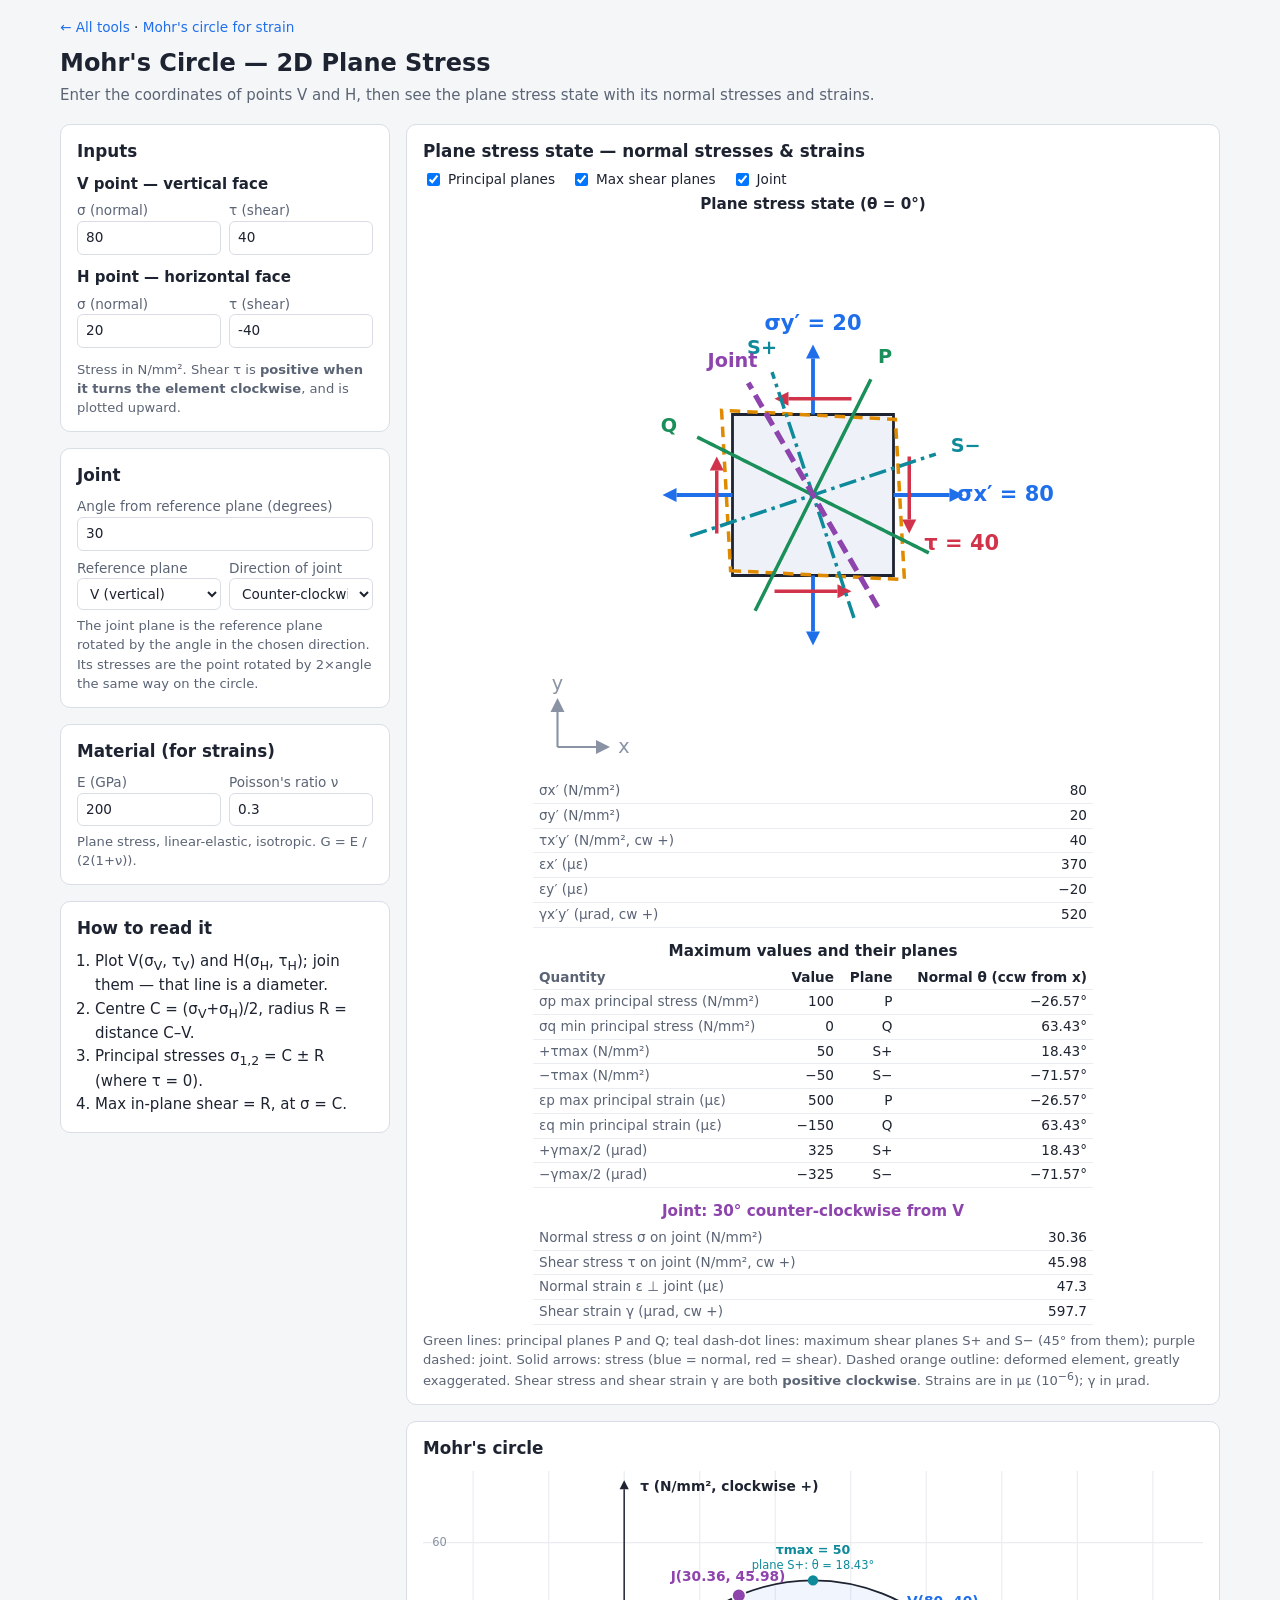
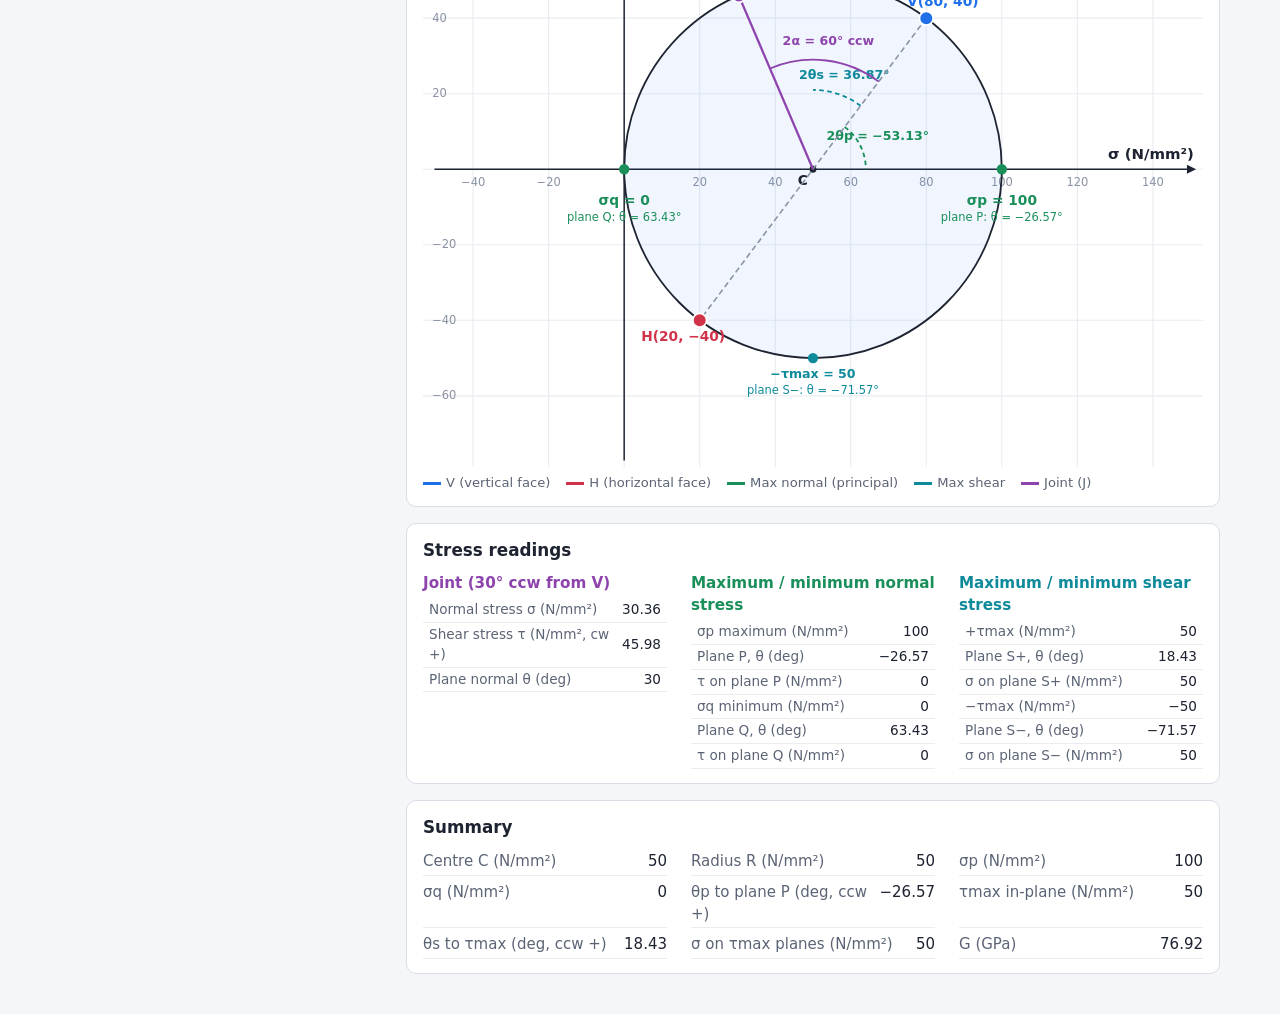
<file: stress.html>
<!DOCTYPE html>
<html lang="en">
<head>
<meta charset="utf-8">
<meta name="viewport" content="width=device-width, initial-scale=1">
<title>Mohr's Circle for Plane Stress</title>
<style>
  :root {
    --bg: #f5f6f8; --card: #fff; --ink: #1d2330; --mute: #5b6475; --line: #d9dde5;
    --blue: #1f6feb; --red: #d1344a; --green: #1a8f5a; --orange: #e08a00; --grid: #e9ecf1;
  }
  * { box-sizing: border-box; }
  body { margin: 0; background: var(--bg); color: var(--ink);
         font: 15px/1.45 system-ui, -apple-system, "Segoe UI", Roboto, sans-serif; }
  header { padding: 18px 20px 6px; max-width: 1200px; margin: 0 auto; }
  h1 { font-size: 1.5rem; margin: 0 0 4px; }
  h2 { font-size: 1.05rem; margin: 0 0 10px; }
  .nav { margin: 0 0 8px; font-size: .85rem; }
  .nav a { color: var(--blue); text-decoration: none; }
  .nav a:hover { text-decoration: underline; }
  .sub { color: var(--mute); margin: 0; }
  main { max-width: 1200px; margin: 0 auto; padding: 12px 20px 40px;
         display: grid; grid-template-columns: 330px 1fr; gap: 16px; align-items: start; }
  @media (max-width: 900px) { main { grid-template-columns: 1fr; } }
  .card { background: var(--card); border: 1px solid var(--line); border-radius: 10px; padding: 14px 16px; }
  .stack > .card + .card { margin-top: 16px; }
  fieldset { border: 0; padding: 0; margin: 0 0 12px; }
  legend { font-weight: 600; padding: 0; margin-bottom: 6px; }
  .row { display: grid; grid-template-columns: 1fr 1fr; gap: 8px; }
  label { display: block; font-size: .85rem; color: var(--mute); }
  .reads { display: grid; grid-template-columns: repeat(auto-fit, minmax(240px, 1fr)); gap: 12px 24px; }
  .reads h3 { margin: 0 0 2px; font-size: .95rem; }
  .toggles { display: flex; flex-wrap: wrap; gap: 4px 16px; margin: -4px 0 4px; }
  .toggles label { display: inline-flex; gap: 5px; align-items: center; color: var(--ink); }
  select { width: 100%; padding: 6px 8px; font: inherit; border: 1px solid var(--line); border-radius: 6px; background: #fff; color: var(--ink); }
  input[type=number] { width: 100%; padding: 6px 8px; font: inherit; border: 1px solid var(--line);
                       border-radius: 6px; background: #fff; color: var(--ink); }
  input[type=number]:focus { outline: 2px solid var(--blue); outline-offset: -1px; }
  input[type=range] { width: 100%; }
  .warn { background: #fff4e0; border: 1px solid #f0c978; color: #7a4d00; border-radius: 6px;
          padding: 6px 8px; font-size: .85rem; margin: 6px 0 0; display: none; }
  .warn button { margin-left: 6px; }
  button { font: inherit; font-size: .85rem; padding: 4px 10px; border-radius: 6px; cursor: pointer;
           border: 1px solid var(--line); background: #fff; }
  button:hover { border-color: var(--blue); }
  .hint { font-size: .82rem; color: var(--mute); margin: 6px 0 0; }
  svg { display: block; width: 100%; height: auto; }
  .elements { max-width: 560px; margin: 0 auto; }
  .el h3 { margin: 0; font-size: .95rem; text-align: center; }
  table { border-collapse: collapse; width: 100%; font-size: .85rem; margin-top: 4px; }
  td, th { padding: 2px 6px; border-bottom: 1px solid var(--grid); text-align: right; }
  td:first-child, th:first-child { text-align: left; color: var(--mute); }
  .res { display: grid; grid-template-columns: repeat(auto-fit, minmax(230px, 1fr)); gap: 4px 24px; }
  .res div { display: flex; justify-content: space-between; border-bottom: 1px solid var(--grid); padding: 2px 0; }
  .res span:first-child { color: var(--mute); }
  .legend { display: flex; flex-wrap: wrap; gap: 4px 16px; font-size: .82rem; color: var(--mute); margin-top: 6px; }
  .sw { display: inline-block; width: 18px; height: 0; border-top: 3px solid; vertical-align: middle; margin-right: 5px; }
  ol { padding-left: 1.2em; margin: 4px 0 0; }
  li { margin: 2px 0; }
</style>
</head>
<body>
<header>
  <p class="nav"><a href="index.html">&larr; All tools</a> &middot; <a href="strain.html">Mohr's circle for strain</a></p>
  <h1>Mohr's Circle &mdash; 2D Plane Stress</h1>
  <p class="sub">Enter the coordinates of points V and H, then see the plane stress state with its normal stresses and strains.</p>
</header>

<main>
  <div class="stack">
    <section class="card">
      <h2>Inputs</h2>
      <fieldset>
        <legend>V point &mdash; vertical face</legend>
        <div class="row">
          <label>&sigma; (normal)<input type="number" id="vs" value="80" step="any"></label>
          <label>&tau; (shear)<input type="number" id="vt" value="40" step="any"></label>
        </div>
      </fieldset>
      <fieldset>
        <legend>H point &mdash; horizontal face</legend>
        <div class="row">
          <label>&sigma; (normal)<input type="number" id="hs" value="20" step="any"></label>
          <label>&tau; (shear)<input type="number" id="ht" value="-40" step="any"></label>
        </div>
      </fieldset>
      <div class="warn" id="warn">
        Shear on V and H must be equal in size and opposite in sign (&tau;<sub>H</sub> = &minus;&tau;<sub>V</sub>).
        The average is being used.
        <button id="fix" type="button">Set H = &minus;V</button>
      </div>
      <p class="hint">Stress in N/mm². Shear &tau; is <b>positive when it turns the element clockwise</b>, and is plotted upward.</p>
    </section>

    <section class="card">
      <h2>Joint</h2>
      <label>Angle from reference plane (degrees)
        <input type="number" id="ja" value="30" min="0" max="180" step="any">
      </label>
      <div class="row" style="margin-top:8px">
        <label>Reference plane
          <select id="jr"><option value="V">V (vertical)</option><option value="H">H (horizontal)</option></select>
        </label>
        <label>Direction of joint
          <select id="jd"><option value="ccw">Counter-clockwise</option><option value="cw">Clockwise</option></select>
        </label>
      </div>
      <p class="hint">The joint plane is the reference plane rotated by the angle in the chosen direction. Its stresses are the point rotated by 2&times;angle the same way on the circle.</p>
    </section>

    <section class="card">
      <h2>Material (for strains)</h2>
      <div class="row">
        <label>E (GPa)<input type="number" id="E" value="200" min="0" step="any"></label>
        <label>Poisson's ratio &nu;<input type="number" id="nu" value="0.3" step="any"></label>
      </div>
      <p class="hint">Plane stress, linear-elastic, isotropic. G = E / (2(1+&nu;)).</p>
    </section>

    <section class="card">
      <h2>How to read it</h2>
      <ol>
        <li>Plot V(&sigma;<sub>V</sub>, &tau;<sub>V</sub>) and H(&sigma;<sub>H</sub>, &tau;<sub>H</sub>); join them &mdash; that line is a diameter.</li>
        <li>Centre C = (&sigma;<sub>V</sub>+&sigma;<sub>H</sub>)/2, radius R = distance C&ndash;V.</li>
        <li>Principal stresses &sigma;<sub>1,2</sub> = C &plusmn; R (where &tau; = 0).</li>
        <li>Max in-plane shear = R, at &sigma; = C.</li>
      </ol>
    </section>
  </div>

  <div class="stack">
    <section class="card">
      <h2>Plane stress state &mdash; normal stresses &amp; strains</h2>
      <div class="toggles">
        <label><input type="checkbox" id="tp" checked> Principal planes</label>
        <label><input type="checkbox" id="ts" checked> Max shear planes</label>
        <label><input type="checkbox" id="tj" checked> Joint</label>
      </div>
      <div class="elements" id="elements"></div>
      <p class="hint">Green lines: principal planes P and Q; teal dash-dot lines: maximum shear planes S+ and S− (45° from them); purple dashed: joint. Solid arrows: stress (blue = normal, red = shear). Dashed orange outline: deformed element,
        greatly exaggerated. Shear stress and shear strain &gamma; are both <b>positive clockwise</b>.
        Strains are in &micro;&epsilon; (10<sup>&minus;6</sup>); &gamma; in &micro;rad.</p>
    </section>

    <section class="card">
      <h2>Mohr's circle</h2>
      <svg id="mohr" viewBox="0 0 680 520" role="img" aria-label="Mohr's circle"></svg>
      <div class="legend">
        <span><span class="sw" style="border-color:var(--blue)"></span>V (vertical face)</span>
        <span><span class="sw" style="border-color:var(--red)"></span>H (horizontal face)</span>
        <span><span class="sw" style="border-color:var(--green)"></span>Max normal (principal)</span>
        <span><span class="sw" style="border-color:#0e8a9b"></span>Max shear</span>
        <span><span class="sw" style="border-color:#8e44ad"></span>Joint (J)</span>
      </div>
    </section>

    <section class="card">
      <h2>Stress readings</h2>
      <div class="reads" id="readings"></div>
    </section>

    <section class="card">
      <h2>Summary</h2>
      <div class="res" id="summary"></div>
    </section>
  </div>
</main>

<script>
const $ = id => document.getElementById(id);
const D2R = Math.PI / 180;
const NS = 'http://www.w3.org/2000/svg';

function num(id) { const v = parseFloat($(id).value); return isFinite(v) ? v : 0; }
function fmt(x, d = 2) {
  if (Math.abs(x) < 5e-10) x = 0;
  return (+x.toFixed(d)).toString().replace('-', '−');
}
function esc(s) { return String(s).replace(/&/g, '&amp;').replace(/</g, '&lt;'); }

/* ---------- model ---------- */
function model() {
  const sx = num('vs'), sy = num('hs');
  const tV = num('vt'), tH = num('ht');
  const t = (tV - tH) / 2;                         // shear on vertical face, clockwise +
  const E = Math.max(num('E'), 1e-9), nu = num('nu');
  const c = (sx + sy) / 2, d = (sx - sy) / 2;
  const R = Math.hypot(d, t), phi = Math.atan2(t, d);
  const Ek = E * 1000;                              // N/mm²
  const G = Ek / (2 * (1 + nu));
  const ex = (sx - nu * sy) / Ek, ey = (sy - nu * sx) / Ek, g = t / G;
  const ec = (ex + ey) / 2, de = (ex - ey) / 2;
  const Re = Math.hypot(de, g / 2), phie = Math.atan2(g / 2, de);
  const thP = -phi / 2 / D2R;                       // principal angle, deg (ccw +)
  return { sx, sy, t, tV, tH, E, nu, G, c, R, phi, ex, ey, g, ec, Re, phie,
           ez: -nu * (sx + sy) / Ek, thP, thS: thP + 45 };
}
function stateAt(m, deg) {
  const a = m.phi + 2 * deg * D2R, ae = m.phie + 2 * deg * D2R;
  return { deg, sx: m.c + m.R * Math.cos(a), sy: m.c - m.R * Math.cos(a), t: m.R * Math.sin(a),
           ex: m.ec + m.Re * Math.cos(ae), ey: m.ec - m.Re * Math.cos(ae), g: 2 * m.Re * Math.sin(ae) };
}

function joint(m) {
  const alpha = Math.max(0, Math.min(180, num('ja')));
  const ref = $('jr').value, sgn = $('jd').value === 'cw' ? -1 : 1;
  const nAng = (ref === 'V' ? 0 : 90) + sgn * alpha;      // normal of joint plane, deg ccw from x
  const a0 = m.phi + (ref === 'V' ? 0 : Math.PI);
  return { alpha, ref, sgn, nAng, a0, a1: a0 + sgn * 2 * alpha * D2R, st: stateAt(m, nAng) };
}

/* ---------- svg helpers ---------- */
const el = (tag, attrs, inner) =>
  `<${tag} ${Object.entries(attrs).map(([k, v]) => `${k}="${v}"`).join(' ')}>${inner ?? ''}</${tag}>`;
const line = (x1, y1, x2, y2, stroke, w = 1, extra = '') =>
  `<line x1="${x1}" y1="${y1}" x2="${x2}" y2="${y2}" stroke="${stroke}" stroke-width="${w}" ${extra}/>`;
const text = (x, y, s, o = {}) =>
  `<text x="${x}" y="${y}" font-size="${o.size || 12}" fill="${o.fill || '#1d2330'}" text-anchor="${o.anchor || 'middle'}"
     dominant-baseline="${o.base || 'middle'}" ${o.bold ? 'font-weight="600"' : ''}>${s}</text>`;
function arrow(x1, y1, x2, y2, color, w = 2.2) {
  const dx = x2 - x1, dy = y2 - y1, L = Math.hypot(dx, dy) || 1, ux = dx / L, uy = dy / L, hl = 8, hw = 4;
  const bx = x2 - ux * hl, by = y2 - uy * hl;
  return line(x1, y1, bx, by, color, w) +
    `<polygon points="${x2},${y2} ${bx - uy * hw},${by + ux * hw} ${bx + uy * hw},${by - ux * hw}" fill="${color}"/>`;
}
function niceStep(raw) {
  const p = Math.pow(10, Math.floor(Math.log10(raw))), f = raw / p;
  return (f < 1.5 ? 1 : f < 3.5 ? 2 : f < 7.5 ? 5 : 10) * p;
}

/* ---------- Mohr circle ---------- */
const normPlane = a => { while (a > 90) a -= 180; while (a <= -90) a += 180; return a; };

function drawCircle(id, q) {
  const svg = $(id);
  const W = Math.max(300, Math.min(680, Math.round(svg.getBoundingClientRect().width) || 680));
  const H = Math.round(Math.min(520, W * 0.95)), mg = W < 500 ? 30 : 46;
  svg.setAttribute('viewBox', `0 0 ${W} ${H}`);
  const { c, R, phi } = q;
  const pad = 0.28 * Math.max(R, 1);
  let xlo = c - R - pad, xhi = c + R + pad;
  if (Math.abs(c) <= 3 * R + 1) { xlo = Math.min(xlo, -pad); xhi = Math.max(xhi, pad); }
  const yr = Math.max(R, 1) * 1.3;
  const k = Math.min((W - 2 * mg) / (xhi - xlo), (H - 2 * mg) / (2 * yr));
  const ox = W / 2 - k * (xlo + xhi) / 2, oy = H / 2;
  const X = v => ox + v * k, Y = t => oy - t * k;
  const green = '#1a8f5a', teal = '#0e8a9b', purple = '#8e44ad';

  let o = '';
  const step = niceStep((xhi - xlo) / 8);
  for (let v = Math.ceil((-ox / k) / step) * step; X(v) <= W; v += step) {
    o += line(X(v), 0, X(v), H, '#e9ecf1');
    if (Math.abs(v) > step / 1e3) o += text(X(v), oy + 12, fmt(v, 6), { size: 10, fill: '#8a93a3' });
  }
  for (let t = Math.ceil(((oy - H) / k) / step) * step; Y(t) >= 0; t += step) {
    o += line(0, Y(t), W, Y(t), '#e9ecf1');
    if (Math.abs(t) > step / 1e3) o += text(8, Y(t), fmt(t, 6), { size: 10, fill: '#8a93a3', anchor: 'start' });
  }
  o += arrow(10, oy, W - 6, oy, '#1d2330', 1.3);
  o += text(W - 8, oy - 12, q.xl, { size: 13, bold: true, anchor: 'end' });
  const ax = Math.min(Math.max(X(0), 24), W - 24);
  o += arrow(ax, H - 6, ax, 8, '#1d2330', 1.3);
  o += text(ax + 14, 14, q.yl, { size: 12, bold: true, anchor: 'start' });

  o += `<circle cx="${X(c)}" cy="${oy}" r="${Math.max(R * k, 0.5)}" fill="#1f6feb" fill-opacity=".06" stroke="#1d2330" stroke-width="1.6"/>`;

  // maximum normal (principal) points and their planes
  [[c + R, q.p1, q.thP, 'P'], [c - R, q.p2, q.thP + 90, 'Q']].forEach(([v, n, th, pl]) => {
    o += `<circle cx="${X(v)}" cy="${oy}" r="4.5" fill="${green}"/>`;
    o += text(X(v), oy + 28, `${n} = ${fmt(v)}`, { fill: green, bold: true });
    o += text(X(v), oy + 42, `plane ${pl}: θ = ${fmt(normPlane(th))}°`, { fill: green, size: 10 });
  });
  // maximum shear points and their planes
  [[R, q.mx, q.thP + 45, -13, 'S+'], [-R, '−' + q.mx, q.thP - 45, 14, 'S−']].forEach(([t, n, th, dy, pl]) => {
    o += `<circle cx="${X(c)}" cy="${Y(t)}" r="4.5" fill="${teal}"/>`;
    o += text(X(c), Y(t) + dy * (dy < 0 ? 2 : 1), `${n} = ${fmt(R)}`, { fill: teal, bold: true, size: 11 });
    o += text(X(c), Y(t) + dy * (dy < 0 ? 1 : 2), `plane ${pl}: θ = ${fmt(normPlane(th))}°`, { fill: teal, size: 10 });
  });
  o += `<circle cx="${X(c)}" cy="${oy}" r="3" fill="#1d2330"/>`;
  o += text(X(c) - 9, oy + 10, 'C', { size: 12, bold: true });

  const arc = (a0, a1, r, col, label, dash) => {
    if (Math.abs(a1 - a0) < 1e-9) return '';
    const pp = a => `${X(c) + r * Math.cos(a)} ${oy - r * Math.sin(a)}`;
    const am = (a0 + a1) / 2, lr = r + 17;
    return `<path d="M ${pp(a0)} A ${r} ${r} 0 ${Math.abs(a1 - a0) > Math.PI ? 1 : 0} ${a1 - a0 > 0 ? 0 : 1} ${pp(a1)}"
              fill="none" stroke="${col}" stroke-width="1.6" ${dash ? 'stroke-dasharray="4 3"' : ''}/>` +
      text(X(c) + lr * Math.cos(am), oy - lr * Math.sin(am), label, { fill: col, size: 11, bold: true });
  };
  const rA = Math.max(R * k, 30);
  o += arc(phi, 0, rA * 0.28, green, `2θp = ${fmt(2 * q.thP)}°`, true);
  o += arc(phi, Math.PI / 2, rA * 0.42, teal, `2θs = ${fmt(2 * q.thP + 90)}°`, true);

  o += line(X(q.V[0]), Y(q.V[1]), X(q.H[0]), Y(q.H[1]), '#8a93a3', 1.4, 'stroke-dasharray="5 3"');

  const pt = (px, py, col, lab) => {
    const ux = px - X(c), uy = py - oy, L = Math.hypot(ux, uy) || 1;
    return `<circle cx="${px}" cy="${py}" r="6" fill="${col}" stroke="#fff" stroke-width="1.5"/>` +
      text(px + ux / L * 24, py + uy / L * 18, lab, { fill: col, bold: true, size: 12 });
  };
  const J = q.J;
  o += arc(J.a0, J.a1, rA * (J.ref === 'V' ? 0.58 : 0.72), purple, `2α = ${fmt(2 * J.alpha)}° ${J.sgn > 0 ? 'ccw' : 'cw'}`, false);
  o += line(X(c), oy, X(J.pt[0]), Y(J.pt[1]), purple, 2);
  o += pt(X(J.pt[0]), Y(J.pt[1]), purple, `J(${fmt(J.pt[0])}, ${fmt(J.pt[1])})`);
  o += pt(X(q.V[0]), Y(q.V[1]), '#1f6feb', `V(${fmt(q.V[0])}, ${fmt(q.V[1])})`);
  o += pt(X(q.H[0]), Y(q.H[1]), '#d1344a', `H(${fmt(q.H[0])}, ${fmt(q.H[1])})`);
  svg.innerHTML = o;
}

function drawMohr(m) {
  const J = joint(m), u = 1e6;
  drawCircle('mohr', {
    c: m.c, R: m.R, phi: m.phi, thP: m.thP, xl: 'σ (N/mm²)', yl: 'τ (N/mm², clockwise +)',
    p1: 'σp', p2: 'σq', mx: 'τmax',
    V: [m.sx, m.t], H: [m.sy, -m.t], J: { ...J, pt: [J.st.sx, J.st.t] }
  });
}

/* ---------- stress element ---------- */
function elementSVG(m, deg, strainScale) {
  const s = stateAt(m, deg);
  const W = 320, cx = W / 2, cy = W / 2, h = 46, L = 40;
  const a = deg * D2R, ca = Math.cos(a), sa = Math.sin(a);
  const P = (x, y) => [cx + x * ca - y * sa, cy - (x * sa + y * ca)];  // local (x',y') -> screen
  const poly = (pts, attrs) => `<polygon points="${pts.map(p => P(...p).join(',')).join(' ')}" ${attrs}/>`;
  const blue = '#1f6feb', red = '#d1344a', orange = '#e08a00';
  let o = '';

  // global axes hint
  o += arrow(14, W - 16, 44, W - 16, '#8a93a3', 1.2) + arrow(14, W - 16, 14, W - 44, '#8a93a3', 1.2);
  o += text(52, W - 16, 'x', { size: 11, fill: '#8a93a3' }) + text(14, W - 52, 'y', { size: 11, fill: '#8a93a3' });

  // undeformed + deformed
  o += poly([[-h, -h], [h, -h], [h, h], [-h, h]], 'fill="#eef2f8" stroke="#1d2330" stroke-width="1.6"');
  const dl = s.g * strainScale / 2;
  const def = ([x, y]) => [x * (1 + s.ex * strainScale) - y * dl, y * (1 + s.ey * strainScale) - x * dl];
  const dpts = [[-h, -h], [h, -h], [h, h], [-h, h]].map(def);
  o += poly(dpts, `fill="none" stroke="${orange}" stroke-width="2" stroke-dasharray="6 4"`);

  // normal stresses
  const nrm = (sig, nx, ny) => {
    if (Math.abs(sig) < 1e-9) return '';
    const f = [nx * h, ny * h], tip = [nx * (h + L), ny * (h + L)];
    const [p0, p1] = sig > 0 ? [f, tip] : [tip, f];
    return arrow(...P(...p0), ...P(...p1), blue);
  };
  o += nrm(s.sx, 1, 0) + nrm(s.sx, -1, 0) + nrm(s.sy, 0, 1) + nrm(s.sy, 0, -1);
  const lab = (x, y, str, col) => { const [px, py] = P(x, y); return text(px, py, str, { fill: col, bold: true, size: 12 }); };
  o += lab(h + L + 24, 0, `σx′ = ${fmt(s.sx)}`, blue);
  o += lab(0, h + L + 12, `σy′ = ${fmt(s.sy)}`, blue);

  // shear stresses (clockwise +)
  if (Math.abs(s.t) > 1e-6 * Math.max(1, m.R)) {
    const sg = Math.sign(s.t), q = 22, off = h + 9;
    const sh = (cx_, cy_, dx, dy) => arrow(...P(cx_ - dx * q, cy_ - dy * q), ...P(cx_ + dx * q, cy_ + dy * q), red, 2);
    o += sh(off, 0, 0, -sg) + sh(-off, 0, 0, sg) + sh(0, off, -sg, 0) + sh(0, -off, sg, 0);
    o += lab(off + 30, -sg * (q + 6), `τ = ${fmt(Math.abs(s.t))}`, red);
  }
  // plane lines through the element centre; n = plane normal angle (deg, ccw from x)
  const plane = (n, col, dash, label, w = 2.5, d = 74) => {
    const r = (n + 90) * D2R - a, ux = Math.cos(r), uy = Math.sin(r);
    const [p0x, p0y] = P(-ux * d, -uy * d), [p1x, p1y] = P(ux * d, uy * d);
    return line(p0x, p0y, p1x, p1y, col, w, `stroke-dasharray="${dash}"`) +
      (label ? text(p1x + ux * 18, p1y - uy * 14, label, { fill: col, bold: true, size: 11 }) : '');
  };
  const thPe = -m.phie / 2 / D2R;
  if ($('tp').checked) {
    o += plane(m.thP, '#1a8f5a', '2 0', 'P', 2) + plane(m.thP + 90, '#1a8f5a', '2 0', 'Q', 2);
    if (Math.abs(thPe - m.thP) > 1e-6) o += plane(thPe, '#1a8f5a', '2 3', 'P\u03B5', 1.5);
  }
  if ($('ts').checked) o += plane(m.thP + 45, '#0e8a9b', '10 3 2 3', 'S+', 2) + plane(m.thP - 45, '#0e8a9b', '10 3 2 3', 'S\u2212', 2);
  if ($('tj').checked) o += plane(joint(m).nAng, '#8e44ad', '8 4', 'Joint', 3);
  return `<svg viewBox="0 0 ${W} ${W}">${o}</svg>`;
}

function stateTable(m, deg) {
  const s = stateAt(m, deg), u = v => fmt(v * 1e6, 1);
  return `<table>
    <tr><td>σx′ (N/mm²)</td><td>${fmt(s.sx)}</td></tr>
    <tr><td>σy′ (N/mm²)</td><td>${fmt(s.sy)}</td></tr>
    <tr><td>τx′y′ (N/mm², cw +)</td><td>${fmt(s.t)}</td></tr>
    <tr><td>εx′ (µε)</td><td>${u(s.ex)}</td></tr>
    <tr><td>εy′ (µε)</td><td>${u(s.ey)}</td></tr>
    <tr><td>γx′y′ (µrad, cw +)</td><td>${u(s.g)}</td></tr></table>`;
}

function maxTable(m) {
  const u = v => fmt(v * 1e6, 1), thPe = -m.phie / 2 / D2R, n = normPlane;
  const row = (q, v, pl, th) => `<tr><td>${q}</td><td>${v}</td><td>${pl}</td><td>${fmt(n(th))}\u00B0</td></tr>`;
  return `<h3 style="margin-top:12px">Maximum values and their planes</h3><table>
    <tr><th>Quantity</th><th>Value</th><th>Plane</th><th>Normal \u03B8 (ccw from x)</th></tr>
    ${row('\u03C3p max principal stress (N/mm²)', fmt(m.c + m.R), 'P', m.thP)}
    ${row('\u03C3q min principal stress (N/mm²)', fmt(m.c - m.R), 'Q', m.thP + 90)}
    ${row('+\u03C4max (N/mm²)', fmt(m.R), 'S+', m.thP + 45)}
    ${row('\u2212\u03C4max (N/mm²)', fmt(-m.R), 'S\u2212', m.thP - 45)}
    ${row('\u03B5p max principal strain (\u00B5\u03B5)', u(m.ec + m.Re), 'P', thPe)}
    ${row('\u03B5q min principal strain (\u00B5\u03B5)', u(m.ec - m.Re), 'Q', thPe + 90)}
    ${row('+\u03B3max/2 (\u00B5rad)', u(m.Re), 'S+', thPe + 45)}
    ${row('\u2212\u03B3max/2 (\u00B5rad)', u(-m.Re), 'S\u2212', thPe - 45)}</table>`;
}
function jointTable(m) {
  const J = joint(m), s = J.st, u = v => fmt(v * 1e6, 1);
  return `<h3 style="margin-top:12px;color:#8e44ad">Joint: ${fmt(J.alpha)}\u00B0 ${J.sgn > 0 ? 'counter-clockwise' : 'clockwise'} from ${J.ref}</h3><table>
    <tr><td>Normal stress \u03C3 on joint (N/mm²)</td><td>${fmt(s.sx)}</td></tr>
    <tr><td>Shear stress \u03C4 on joint (N/mm², cw +)</td><td>${fmt(s.t)}</td></tr>
    <tr><td>Normal strain \u03B5 \u22A5 joint (\u00B5\u03B5)</td><td>${u(s.ex)}</td></tr>
    <tr><td>Shear strain \u03B3 (\u00B5rad, cw +)</td><td>${u(s.g)}</td></tr></table>`;
}
function drawElements(m) {
  const big = Math.max(Math.abs(m.ec) + m.Re, 2 * m.Re, 1e-12);
  $('elements').innerHTML =
    `<div class="el"><h3>Plane stress state (\u03B8 = 0\u00B0)</h3>${elementSVG(m, 0, 0.14 / big)}${stateTable(m, 0)}${maxTable(m)}${jointTable(m)}</div>`;
}

function drawReadings(m) {
  const J = joint(m), g = (title, color, rows) => `<div><h3 style="color:${color}">${title}</h3><table>` +
    rows.map(([a, b]) => `<tr><td>${a}</td><td>${b}</td></tr>`).join('') + '</table></div>';
  const n = normPlane, S = m.thP;
  $('readings').innerHTML =
    g(`Joint (${fmt(J.alpha)}° ${J.sgn > 0 ? 'ccw' : 'cw'} from ${J.ref})`, '#8e44ad', [
      ['Normal stress σ (N/mm²)', fmt(J.st.sx)], ['Shear stress τ (N/mm², cw +)', fmt(J.st.t)],
      ['Plane normal θ (deg)', fmt(n(J.nAng))]]) +
    g('Maximum / minimum normal stress', '#1a8f5a', [
      ['σp maximum (N/mm²)', fmt(m.c + m.R)], ['Plane P, θ (deg)', fmt(n(S))], ['τ on plane P (N/mm²)', '0'],
      ['σq minimum (N/mm²)', fmt(m.c - m.R)], ['Plane Q, θ (deg)', fmt(n(S + 90))], ['τ on plane Q (N/mm²)', '0']]) +
    g('Maximum / minimum shear stress', '#0e8a9b', [
      ['+τmax (N/mm²)', fmt(m.R)], ['Plane S+, θ (deg)', fmt(n(S + 45))], ['σ on plane S+ (N/mm²)', fmt(m.c)],
      ['−τmax (N/mm²)', fmt(-m.R)], ['Plane S−, θ (deg)', fmt(n(S - 45))], ['σ on plane S− (N/mm²)', fmt(m.c)]]);
}
function drawSummary(m) {
  const u = v => fmt(v * 1e6, 1);
  const rows = [
    ['Centre C (N/mm²)', fmt(m.c)], ['Radius R (N/mm²)', fmt(m.R)],
    ['σp (N/mm²)', fmt(m.c + m.R)], ['σq (N/mm²)', fmt(m.c - m.R)],
    ['θp to plane P (deg, ccw +)', fmt(m.thP)], ['τmax in-plane (N/mm²)', fmt(m.R)],
    ['θs to τmax (deg, ccw +)', fmt(m.thS > 90 ? m.thS - 90 : m.thS)],
    ['σ on τmax planes (N/mm²)', fmt(m.c)],
    ['G (GPa)', fmt(m.G / 1000)]
  ];
  $('summary').innerHTML = rows.map(([a, b]) => `<div><span>${a}</span><span>${b}</span></div>`).join('');
}

/* ---------- wiring ---------- */
function update() {
  const m = model();
  $('warn').style.display = Math.abs(m.tV + m.tH) > 1e-9 ? 'block' : 'none';
  drawMohr(m);
  drawElements(m);
  drawReadings(m);
  drawSummary(m);
}
['vs', 'vt', 'hs', 'ht', 'E', 'nu', 'ja', 'jr', 'jd', 'tp', 'ts', 'tj'].forEach(id => $(id).addEventListener('input', update));
$('fix').addEventListener('click', () => { $('ht').value = -num('vt'); update(); });
window.addEventListener('resize', update);
update();
</script>
</body>
</html>
</file>
<file: atc/css/style.css>
:root{--bg:#0b1218;--panel:#131d27;--panel2:#1a2733;--line:#27384a;--ink:#e6edf3;--mute:#8da2b5;--amber:#ffb020;--green:#39d98a;--blue:#4da3ff;--red:#ff5c5c;--cyan:#5fe3ff}
@media (prefers-color-scheme:light){:root{--bg:#eef2f6;--panel:#fff;--panel2:#f3f6f9;--line:#d4dde6;--ink:#17222d;--mute:#5c6f82;--amber:#c97800;--green:#0f9a5c;--blue:#1d6fd0;--red:#d33}}
*{box-sizing:border-box}body{margin:0;background:var(--bg);color:var(--ink);font:15px/1.45 system-ui,-apple-system,"Segoe UI",Roboto,sans-serif}
h1,h2,h3{margin:0 0 8px}h1{font-size:1.5rem}h2{font-size:1.25rem}h3{font-size:1rem}.muted{color:var(--mute)}small{color:var(--mute)}
.top{display:flex;align-items:center;gap:16px;padding:10px 16px;background:var(--panel);border-bottom:1px solid var(--line);flex-wrap:wrap;position:sticky;top:0;z-index:5}
.brand{display:flex;gap:10px;align-items:center}.brand .logo{font-size:1.6rem;color:var(--amber)}.brand b{display:block}.brand small{display:block;line-height:1}
nav{display:flex;gap:6px}nav button{background:none;border:1px solid transparent;color:var(--ink);padding:6px 14px;border-radius:8px;cursor:pointer;font:inherit}nav button.on{background:var(--panel2);border-color:var(--line)}
.who{margin-left:auto;display:flex;gap:10px;align-items:center}.who span{text-align:right}.who b,.who small{display:block;line-height:1.2}
main{max-width:1300px;margin:0 auto;padding:14px 14px 50px}[hidden]{display:none!important}
.card{background:var(--panel);border:1px solid var(--line);border-radius:12px;padding:14px 16px;margin-bottom:14px}
.login{max-width:480px;margin:30px auto}.login label{display:block;margin:10px 0;font-size:.9rem;color:var(--mute)}
input,select{width:100%;padding:9px 10px;border-radius:8px;border:1px solid var(--line);background:var(--panel2);color:var(--ink);font:inherit}
select{width:auto;max-width:100%}
.btn{background:var(--blue);color:#fff;border:0;border-radius:9px;padding:9px 16px;font:inherit;font-weight:600;cursor:pointer;display:inline-block}
.btn:disabled{opacity:.45;cursor:default}.btn.big{padding:12px 24px;font-size:1.05rem}.btn.small{padding:5px 11px;font-size:.85rem}.btn.tiny{padding:4px 8px;font-size:.8rem;border-radius:6px}
.btn.ghost{background:transparent;color:var(--ink);border:1px solid var(--line)}.btn.danger{background:var(--red)}.btn.go{background:var(--green);color:#04160d}
.btnrow{display:flex;gap:8px;flex-wrap:wrap;margin:10px 0}
.chips{display:flex;gap:6px;flex-wrap:wrap;margin:8px 0}.chip{background:var(--panel2);color:var(--ink);border:1px solid var(--line);border-radius:999px;padding:5px 12px;cursor:pointer;font:inherit;font-size:.85rem}.chip.on{background:var(--cyan);color:#012;border-color:var(--cyan)}
.tabs{display:flex;gap:6px;flex-wrap:wrap}.tab{background:var(--panel2);color:var(--ink);border:1px solid var(--line);border-radius:8px;padding:7px 14px;cursor:pointer;font:inherit}.tab.on{background:var(--blue);color:#fff;border-color:var(--blue)}
.tabs.big .tab{padding:12px 22px;font-size:1.05rem}.tab small{color:inherit;opacity:.8;margin-left:4px}
.tiles{display:grid;grid-template-columns:repeat(auto-fill,minmax(150px,1fr));gap:10px}
.tile{position:relative;text-align:left;background:var(--panel);border:1px solid var(--line);border-radius:12px;padding:12px;color:var(--ink);cursor:pointer;font:inherit;min-height:96px;display:flex;flex-direction:column;gap:2px}
.tile:hover:not(:disabled){border-color:var(--amber)}.tile b{font-size:1.5rem;color:var(--amber)}.tile span{font-size:.9rem}.tile .st{font-style:normal;color:var(--amber);letter-spacing:2px;margin-top:auto}.tile em{position:absolute;right:10px;bottom:10px;font-size:.72rem;color:var(--mute);font-style:normal}
.tile.locked{opacity:.45;cursor:not-allowed}
.hud{display:flex;flex-wrap:wrap;gap:10px 18px;align-items:center;background:var(--panel);border:1px solid var(--line);border-radius:12px;padding:8px 14px;margin-bottom:10px}
.hud-title{font-weight:700}.hud-stats{display:flex;gap:16px;flex-wrap:wrap}.hud-stats b{color:var(--amber)}.hud-stats b.bad{color:var(--red)}.hud-btns{margin-left:auto;display:flex;gap:6px}
.game-split{display:grid;grid-template-columns:minmax(0,1fr) 320px;gap:12px;align-items:start}@media(max-width:900px){.game-split{grid-template-columns:1fr}}
.cv-wrap{background:#000;border:1px solid var(--line);border-radius:12px;overflow:hidden}.cv-wrap canvas{display:block;width:100%;height:auto;touch-action:manipulation}
.radar-split .cv-wrap{max-width:760px}
.hint{color:var(--mute);font-size:.85rem}
.strips,.ctl{background:var(--panel);border:1px solid var(--line);border-radius:12px;padding:10px;max-height:640px;overflow:auto}
.rwy-head{display:flex;justify-content:space-between;font-weight:700;margin:6px 0 4px;font-size:.9rem}.rwy-head span{color:var(--mute);font-weight:400}
.strip{position:relative;display:grid;grid-template-columns:1fr auto auto;gap:8px;align-items:center;background:var(--panel2);border-left:5px solid var(--blue);border-radius:8px;padding:7px 8px;margin-bottom:5px;overflow:hidden}
.strip.cat-H{border-color:#ff9f43}.strip.cat-L{border-color:#4be0a0}.strip.prio{outline:2px solid var(--red)}.strip.lined{background:#1f3a2c}.strip.empty{opacity:.5;border-color:var(--line)}
.s-main b{display:block;font-size:.95rem}.s-main span{font-size:.75rem;color:var(--mute)}.s-wait{font-variant-numeric:tabular-nums;color:var(--mute);font-size:.85rem}
.strip .bar{position:absolute;left:0;bottom:0;height:3px;width:calc(var(--p)*100%);background:linear-gradient(90deg,var(--green),var(--amber),var(--red))}
.btn.act{padding:8px 10px;font-size:.8rem;min-width:84px}
.acinfo{margin-top:8px}.grid2{display:grid;grid-template-columns:auto 1fr;gap:3px 12px;font-size:.88rem;margin-bottom:8px}.grid2 span{color:var(--mute)}
.ctlrow{display:flex;gap:4px;align-items:center;flex-wrap:wrap;margin:7px 0}.ctlrow label{width:56px;font-size:.8rem;color:var(--mute)}.ctlrow input{width:62px;padding:4px 6px}
.modal{position:fixed;inset:0;background:rgba(0,0,0,.65);display:flex;align-items:center;justify-content:center;padding:14px;z-index:20}
.dlg{background:var(--panel);border:1px solid var(--line);border-radius:14px;padding:20px;max-width:560px;width:100%;max-height:92vh;overflow:auto}
.brief{padding-left:18px}.stars{font-size:2.4rem;color:var(--amber);text-align:center;letter-spacing:6px}.tipbox{background:var(--panel2);border-radius:8px;padding:10px}
.kpis{display:grid;grid-template-columns:repeat(auto-fit,minmax(130px,1fr));gap:10px;margin-bottom:14px}.kpis.small{margin:8px 0}
.kpi{background:var(--panel);border:1px solid var(--line);border-radius:12px;padding:10px 12px}.kpi b{display:block;font-size:1.3rem;color:var(--amber)}.kpi span{font-size:.78rem;color:var(--mute)}
.cols{display:grid;grid-template-columns:repeat(auto-fit,minmax(320px,1fr));gap:14px}
.rep-head{display:flex;flex-wrap:wrap;gap:12px;align-items:center;margin-bottom:10px}.rep-head label{font-size:.9rem;color:var(--mute)}
.rep-title{display:flex;gap:12px;align-items:baseline;flex-wrap:wrap;margin-bottom:10px}.rep-title h2{margin:0}
.chart{width:100%;height:auto;max-height:260px}.chart .grid{stroke:var(--line);fill:none;stroke-width:1}.chart .ax{fill:var(--mute);font-size:10px}
.chart .ma{stroke:var(--blue);stroke-width:2;stroke-dasharray:5 3}.chart circle.fail{fill-opacity:.25!important;stroke:currentColor}.chart circle{stroke:var(--bg);stroke-width:1}
.chart .area{fill:rgba(77,163,255,.3);stroke:var(--blue);stroke-width:2}.radar-c{max-height:240px}
.legend{display:flex;gap:14px;flex-wrap:wrap;font-size:.78rem;color:var(--mute)}.legend i{display:inline-block;width:10px;height:10px;border-radius:50%;margin-right:4px}.legend i.ln{width:18px;height:0;border-top:2px dashed var(--blue);border-radius:0;vertical-align:middle}
.barrow{display:grid;grid-template-columns:minmax(120px,1.4fr) 2fr 30px;gap:8px;align-items:center;margin:5px 0;font-size:.85rem}.barrow div{background:var(--panel2);border-radius:5px;height:12px}.barrow i{display:block;height:100%;background:var(--red);border-radius:5px}.barrow b{text-align:right}
.heatrow{display:flex;gap:3px;flex-wrap:wrap;align-items:center;margin:6px 0}.heatrow b{width:96px;font-size:.85rem}.hc{width:24px;height:24px;border-radius:5px;display:inline-flex;align-items:center;justify-content:center;font-size:.7rem;background:var(--panel2);color:var(--mute)}
.hc.s0{background:#5a4a1a;color:#fff}.hc.s1{background:#2d6a4a;color:#fff}.hc.s2{background:#1f9a63;color:#fff}.hc.s3{background:var(--amber);color:#111;font-weight:700}
.tw{overflow-x:auto}table{border-collapse:collapse;width:100%;font-size:.85rem}th,td{padding:6px 8px;border-bottom:1px solid var(--line);text-align:left;white-space:nowrap}th{color:var(--mute);font-weight:600}
tr.dim td{color:var(--mute)}tr.hard td{background:rgba(255,92,92,.12)}table.kv th{width:20%}
.note.good{border-left:5px solid var(--green)}.note.warn{border-left:5px solid var(--amber)}.note.info{border-left:5px solid var(--blue)}.note p{margin:0}
.chk{display:flex;gap:8px;align-items:center}.chk input{width:auto}
@media print{body{background:#fff;color:#000}.no-print,.top,.modal{display:none!important}.card,.kpi{border-color:#999;background:#fff;break-inside:avoid}:root{--ink:#000;--mute:#444;--line:#bbb;--panel:#fff;--panel2:#f2f2f2}.tw{overflow:visible}td,th{white-space:normal}}
</file>
